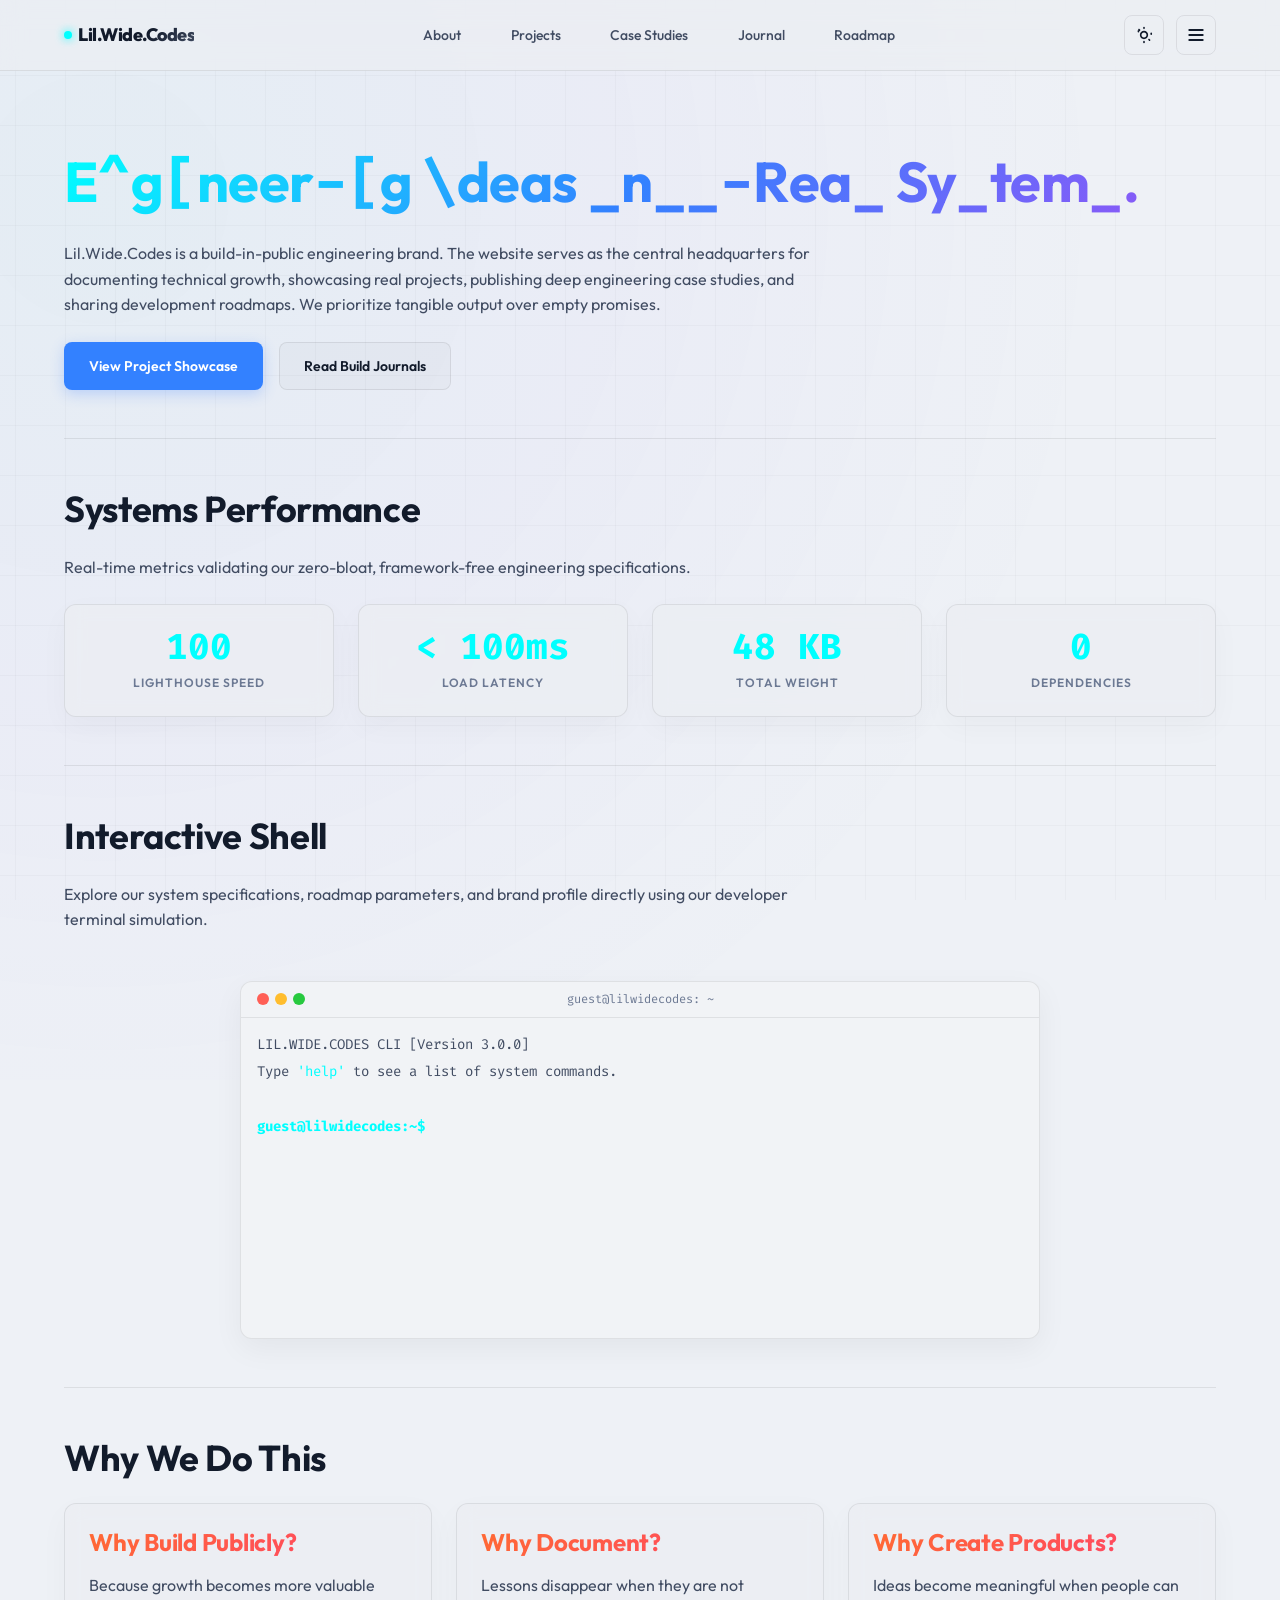
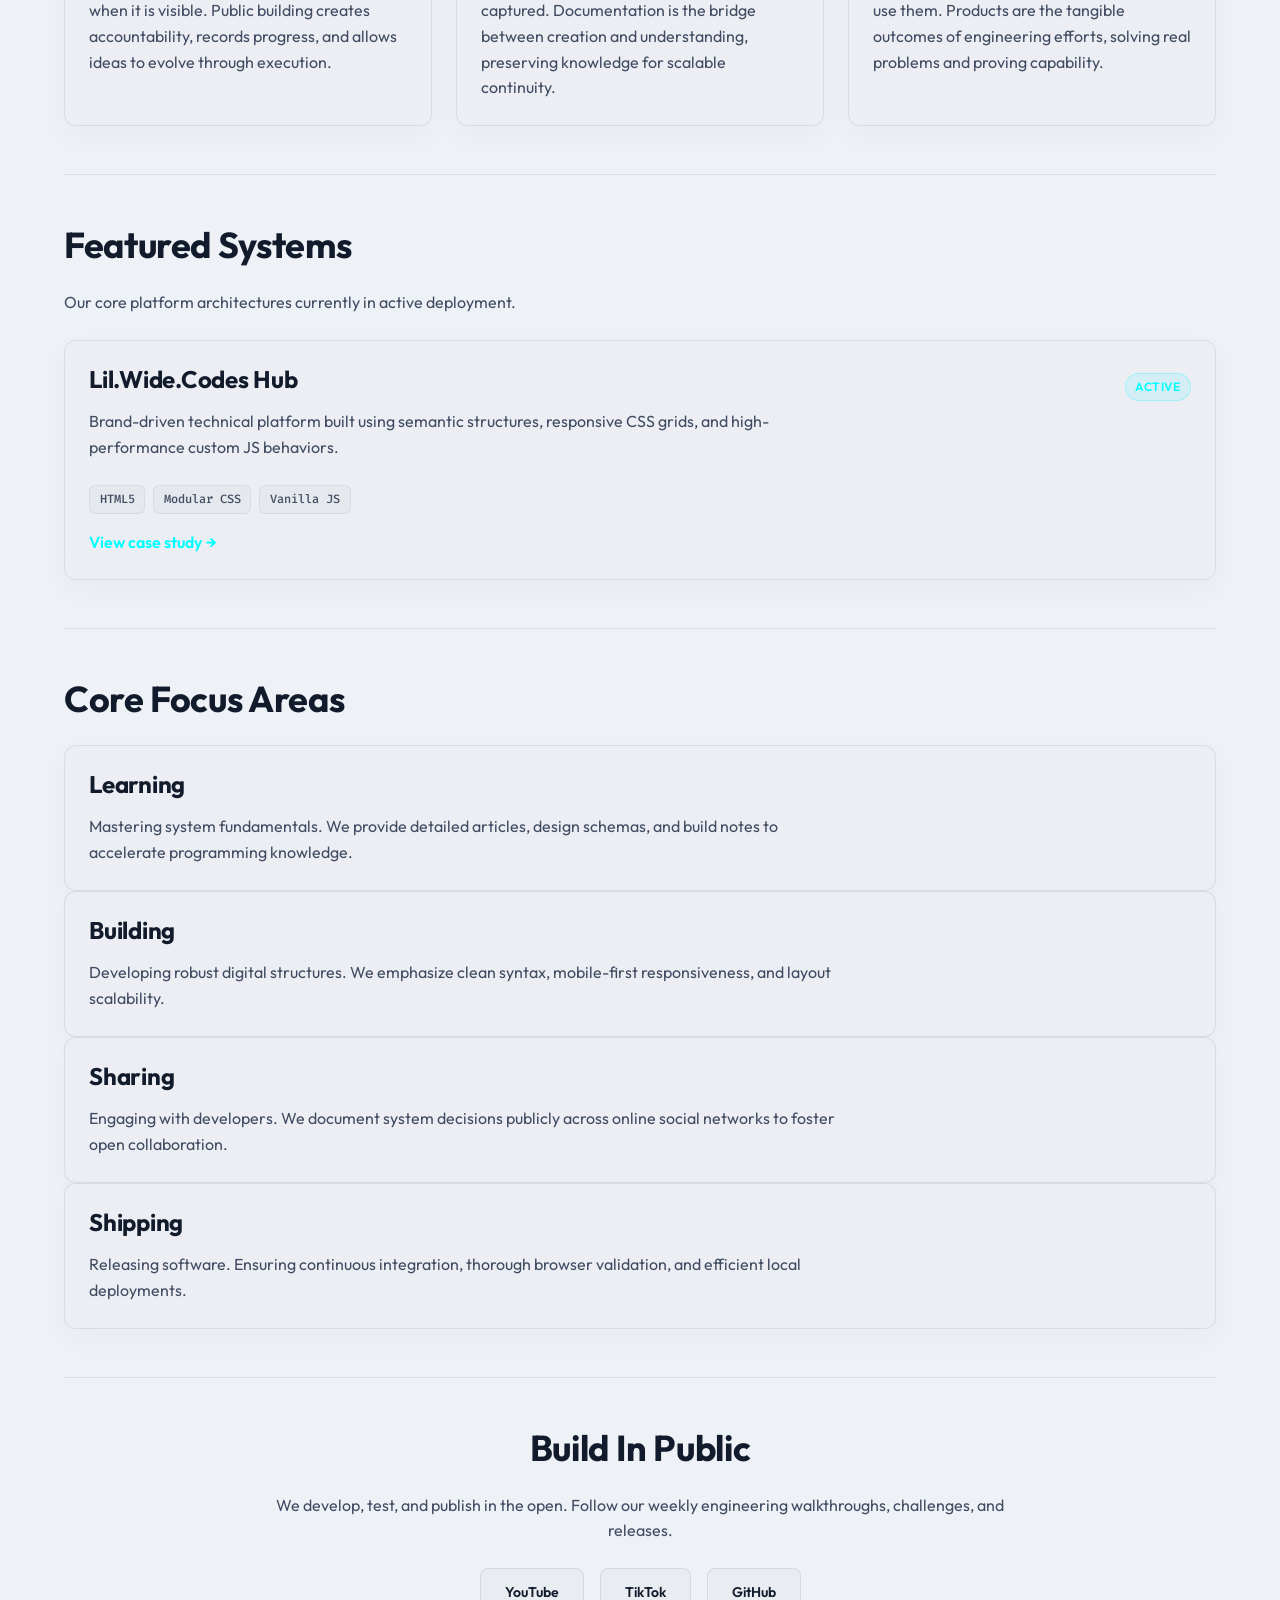
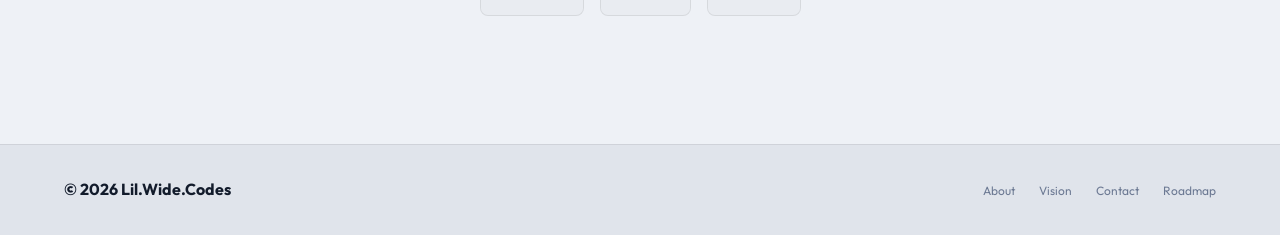
<file: index.html>
<!doctype html>
<html lang="en">
  <head>
    <!-- Character encoding -->
    <meta charset="UTF-8" />

    <!-- Responsive scaling -->
    <meta name="viewport" content="width=device-width, initial-scale=1.0" />

    <!-- Browser compatibility -->
    <meta http-equiv="X-UA-Compatible" content="IE=edge" />

    <!-- Page Title -->
    <title>LIL.WIDE.CODES | Building Software in Public</title>

    <!-- SEO -->
    <meta
      name="description"
      content="Lil.Wide.Codes is a technology brand documenting software engineering, building real projects, publishing case studies, and evolving through engineering principles."
    />

    <meta
      name="keywords"
      content="software engineering, web development, projects, engineering journal, build in public, technology, software, programming"
    />

    <meta name="author" content="Lil.Wide.Codes" />

    <!-- Search indexing -->
    <meta name="robots" content="index, follow" />

    <!-- Theme color -->
    <meta name="theme-color" content="#06080e" />

    <!-- Open Graph -->
    <meta
      property="og:title"
      content="LIL.WIDE.CODES | Engineering Ideas Into Real Systems"
    />

    <meta
      property="og:description"
      content="Documenting growth, building software, and creating engineering projects publicly."
    />

    <meta property="og:type" content="website" />

    <meta property="og:image" content="assets/images/preview.png" />

    <!-- Twitter -->
    <meta name="twitter:card" content="summary_large_image" />

    <!-- Favicon -->
    <link rel="icon" href="assets/images/favicon.png" type="image/png" />

    <!-- CSS -->
    <link rel="stylesheet" href="assets/css/base.css" />
    <link rel="stylesheet" href="assets/css/layout.css" />
    <link rel="stylesheet" href="assets/css/components.css" />
    <link rel="stylesheet" href="assets/css/theme.css" />
  </head>

  <body>
    <!-- Scroll Progress Bar -->
    <div class="progress-bar"></div>

    <!-- Header -->
    <header class="site-header">
      <nav class="nav container">
        <div class="brand">
          <a href="index.html">
            <span class="brand-dot"></span>
            Lil.Wide.Codes
          </a>
        </div>
        <ul class="nav-links">
          <li><a href="pages/about.html">About</a></li>
          <li><a href="pages/projects.html">Projects</a></li>
          <li><a href="pages/case-studies.html">Case Studies</a></li>
          <li><a href="pages/learn.html">Journal</a></li>
          <li><a href="pages/roadmap.html">Roadmap</a></li>
        </ul>
        <div class="nav-actions">
          <!-- Light/Dark Mode toggle switcher -->
          <button class="theme-toggle-btn" aria-label="Toggle Theme">
            <svg class="moon-icon" viewBox="0 0 24 24">
              <path d="M12.3 22h-.1c-5.5 0-10-4.5-10-10 0-4.8 3.5-8.9 8.2-9.8.6-.1 1.2.3 1.3.9.1.6-.3 1.2-.9 1.3-3.7.7-6.4 4-6.4 7.8 0 4.4 3.6 8 8 8 3.8 0 7.1-2.7 7.8-6.4.1-.6.7-1 1.3-.9.6.1 1 .7.9 1.3-.9 4.7-5 8.2-9.8 8.2z"/>
            </svg>
            <svg class="sun-icon" viewBox="0 0 24 24">
              <path d="M12 7c-2.76 0-5 2.24-5 5s2.24 5 5 5 5-2.24 5-5-2.24-5-5-5zm0 8c-1.65 0-3-1.35-3-3s1.35-3 3-3 3 1.35 3 3-1.35 3-3 3zm0-10c.55 0 1-.45 1-1V3c0-.55-.45-1-1-1s-1 .45-1 1v1c0 .55.45 1 1 1zm0 14c-.55 0-1 .45-1 1v1c0 .55.45 1 1 1s1-.45 1-1v-1c0-.55-.45-1-1-1zm8.66-10c-.55 0-1 .45-1 1v1c0 .55.45 1 1 1s1-.45 1-1v-1c0-.55-.45-1-1-1zM5.34 6c-.55 0-1 .45-1 1v1c0 .55.45 1 1 1s1-.45 1-1V7c0-.55-.45-1-1-1zm13.32 10.66c-.39-.39-1.02-.39-1.41 0s-.39 1.02 0 1.41l.71.71c.39.39 1.02.39 1.41 0s.39-1.02 0-1.41l-.71-.71zm-12.02-12c-.39-.39-1.02-.39-1.41 0s-.39 1.02 0 1.41l.71.71c.39.39 1.02.39 1.41 0s.39-1.02 0-1.41l-.71-.71zm12.02 12c-.39-.39-1.02-.39-1.41 0s-.39 1.02 0 1.41l.71.71c.39.39 1.02.39 1.41 0s.39-1.02 0-1.41l-.71-.71zm-12.02-12c-.39-.39-1.02-.39-1.41 0s-.39 1.02 0 1.41l.71.71c.39.39 1.02.39 1.41 0s.39-1.02 0-1.41l-.71-.71z"/>
            </svg>
          </button>
          <!-- Morphing Hamburger toggler icon -->
          <button class="menu-toggle" aria-label="toggle menu">
            <svg viewBox="0 0 24 24" fill="none" stroke="currentColor" stroke-width="2.5" stroke-linecap="round">
              <line class="line line-top" x1="4" y1="6" x2="20" y2="6"></line>
              <line class="line line-middle" x1="4" y1="12" x2="20" y2="12"></line>
              <line class="line line-bottom" x1="4" y1="18" x2="20" y2="18"></line>
            </svg>
          </button>
        </div>
      </nav>
    </header>

    <!-- Fullscreen Menu Overlay -->
    <div class="nav-overlay">
      <div class="nav-overlay-content">
        <div class="overlay-group">
          <h3>Platform</h3>
          <ul>
            <li><a href="pages/products.html">Product Releases</a></li>
            <li><a href="pages/downloads.html">Downloads</a></li>
            <li><a href="pages/documentation.html">Documentation</a></li>
          </ul>
        </div>
        <div class="overlay-group">
          <h3>Engineering</h3>
          <ul>
            <li><a href="pages/projects.html">Project Showcase</a></li>
            <li><a href="pages/case-studies.html">Case Studies</a></li>
            <li><a href="pages/roadmap.html">Roadmap</a></li>
          </ul>
        </div>
        <div class="overlay-group">
          <h3>Philosophy</h3>
          <ul>
            <li><a href="pages/learn.html">Journal / Learn</a></li>
            <li><a href="pages/about.html">About Brand</a></li>
            <li><a href="pages/vision.html">Vision Plan</a></li>
            <li><a href="pages/contact.html">Contact Us</a></li>
          </ul>
        </div>
      </div>
    </div>

    <!-- Main Content -->
    <main>
      <!-- HERO -->
      <section class="hero container reveal-on-scroll">
        <h1 data-scramble class="text-gradient">
          Engineering Ideas Into Real Systems.
        </h1>
        <p class="hero-subtext">
          Lil.Wide.Codes is a build-in-public engineering brand. The website
          serves as the central headquarters for documenting technical growth, showcasing
          real projects, publishing deep engineering case studies, and sharing development
          roadmaps. We prioritize tangible output over empty promises.
        </p>

        <div class="btn-group">
          <a href="pages/projects.html" class="btn btn-primary">View Project Showcase</a>
          <a href="pages/learn.html" class="btn btn-secondary">Read Build Journals</a>
        </div>
      </section>

      <!-- SYSTEMS STATUS DASHBOARD -->
      <section class="container reveal-on-scroll">
        <h2>Systems Performance</h2>
        <p>Real-time metrics validating our zero-bloat, framework-free engineering specifications.</p>
        <div class="metrics-grid">
          <div class="card interactive-glow metric-card">
            <div class="card-content">
              <div class="metric-value">100</div>
              <div class="metric-label">Lighthouse speed</div>
            </div>
          </div>
          <div class="card interactive-glow metric-card">
            <div class="card-content">
              <div class="metric-value">&lt; 100ms</div>
              <div class="metric-label">Load Latency</div>
            </div>
          </div>
          <div class="card interactive-glow metric-card">
            <div class="card-content">
              <div class="metric-value">48 KB</div>
              <div class="metric-label">Total Weight</div>
            </div>
          </div>
          <div class="card interactive-glow metric-card">
            <div class="card-content">
              <div class="metric-value">0</div>
              <div class="metric-label">Dependencies</div>
            </div>
          </div>
        </div>
      </section>

      <!-- INTERACTIVE TERMINAL WIDGET -->
      <section class="container reveal-on-scroll">
        <h2>Interactive Shell</h2>
        <p>Explore our system specifications, roadmap parameters, and brand profile directly using our developer terminal simulation.</p>
        
        <div class="terminal-window" id="terminal-widget">
          <div class="terminal-header">
            <div class="terminal-dots">
              <span class="terminal-dot red"></span>
              <span class="terminal-dot yellow"></span>
              <span class="terminal-dot green"></span>
            </div>
            <div class="terminal-title">guest@lilwidecodes: ~</div>
            <div style="width: 48px;"></div>
          </div>
          <div class="terminal-body">
            <div class="terminal-line">LIL.WIDE.CODES CLI [Version 3.0.0]</div>
            <div class="terminal-line">Type <span style="color: var(--color-accent-cyan)">'help'</span> to see a list of system commands.</div>
            <div class="terminal-line">&nbsp;</div>
            <div class="terminal-input-line">
              <span class="terminal-prompt">guest@lilwidecodes:~$</span>
              <input type="text" class="terminal-text-input" autofocus spellcheck="false" aria-label="Terminal Input" />
            </div>
          </div>
        </div>
      </section>

      <!-- FOCUS: Why build publicly -->
      <section class="container reveal-on-scroll">
        <h2>Why We Do This</h2>
        <div class="grid-3">
          
          <article class="card interactive-glow">
            <div class="card-content">
              <h3 class="text-gradient-orange">Why Build Publicly?</h3>
              <p style="margin-bottom: 0;">
                Because growth becomes more valuable when it is visible. Public building creates accountability, records progress, and allows ideas to evolve through execution.
              </p>
            </div>
          </article>

          <article class="card interactive-glow">
            <div class="card-content">
              <h3 class="text-gradient-orange">Why Document?</h3>
              <p style="margin-bottom: 0;">
                Lessons disappear when they are not captured. Documentation is the bridge between creation and understanding, preserving knowledge for scalable continuity.
              </p>
            </div>
          </article>

          <article class="card interactive-glow">
            <div class="card-content">
              <h3 class="text-gradient-orange">Why Create Products?</h3>
              <p style="margin-bottom: 0;">
                Ideas become meaningful when people can use them. Products are the tangible outcomes of engineering efforts, solving real problems and proving capability.
              </p>
            </div>
          </article>
          
        </div>
      </section>

      <!-- FEATURED PROJECTS -->
      <section class="container reveal-on-scroll">
        <h2>Featured Systems</h2>
        <p>Our core platform architectures currently in active deployment.</p>
        
        <div class="project-grid" style="margin-top: var(--space-md);">
          <article class="project-card interactive-glow">
            <div class="card-content">
              <div class="flex-row">
                <h3>Lil.Wide.Codes Hub</h3>
                <span class="status-badge active">Active</span>
              </div>
              <p>
                Brand-driven technical platform built using semantic structures, responsive CSS grids, and high-performance custom JS behaviors.
              </p>
              <ul class="tech-stack">
                <li>HTML5</li>
                <li>Modular CSS</li>
                <li>Vanilla JS</li>
              </ul>
              <a href="pages/case-studies.html" class="text-link">View case study</a>
            </div>
          </article>
        </div>
      </section>

      <!-- CORE FOCUS MATRIX -->
      <section class="container reveal-on-scroll">
        <h2>Core Focus Areas</h2>
        
        <div class="focus-grid">
          <article class="card interactive-glow">
            <div class="card-content">
              <h3>Learning</h3>
              <p style="margin-bottom: 0;">
                Mastering system fundamentals. We provide detailed articles, design schemas, and build notes to accelerate programming knowledge.
              </p>
            </div>
          </article>

          <article class="card interactive-glow">
            <div class="card-content">
              <h3>Building</h3>
              <p style="margin-bottom: 0;">
                Developing robust digital structures. We emphasize clean syntax, mobile-first responsiveness, and layout scalability.
              </p>
            </div>
          </article>

          <article class="card interactive-glow">
            <div class="card-content">
              <h3>Sharing</h3>
              <p style="margin-bottom: 0;">
                Engaging with developers. We document system decisions publicly across online social networks to foster open collaboration.
              </p>
            </div>
          </article>

          <article class="card interactive-glow">
            <div class="card-content">
              <h3>Shipping</h3>
              <p style="margin-bottom: 0;">
                Releasing software. Ensuring continuous integration, thorough browser validation, and efficient local deployments.
              </p>
            </div>
          </article>
        </div>
      </section>

      <!-- BUILD IN PUBLIC -->
      <section class="container reveal-on-scroll" style="text-align: center;">
        <h2>Build In Public</h2>
        <p style="margin-inline: auto;">
          We develop, test, and publish in the open. Follow our weekly engineering walkthroughs, challenges, and releases.
        </p>
        <div class="btn-group" style="justify-content: center;">
          <a href="#" class="btn btn-secondary">YouTube</a>
          <a href="#" class="btn btn-secondary">TikTok</a>
          <a href="#" class="btn btn-secondary">GitHub</a>
        </div>
      </section>
    </main>

    <!-- FOOTER -->
    <footer class="site-footer">
      <div class="container footer-content">
        <div class="footer-logo">&copy; 2026 Lil.Wide.Codes</div>
        <ul class="footer-links">
          <li><a href="pages/about.html">About</a></li>
          <li><a href="pages/vision.html">Vision</a></li>
          <li><a href="pages/contact.html">Contact</a></li>
          <li><a href="pages/roadmap.html">Roadmap</a></li>
        </ul>
      </div>
    </footer>

    <!-- JS -->
    <script src="assets/js/navigation.js"></script>
    <script src="assets/js/main.js"></script>
  </body>
</html>
</file>
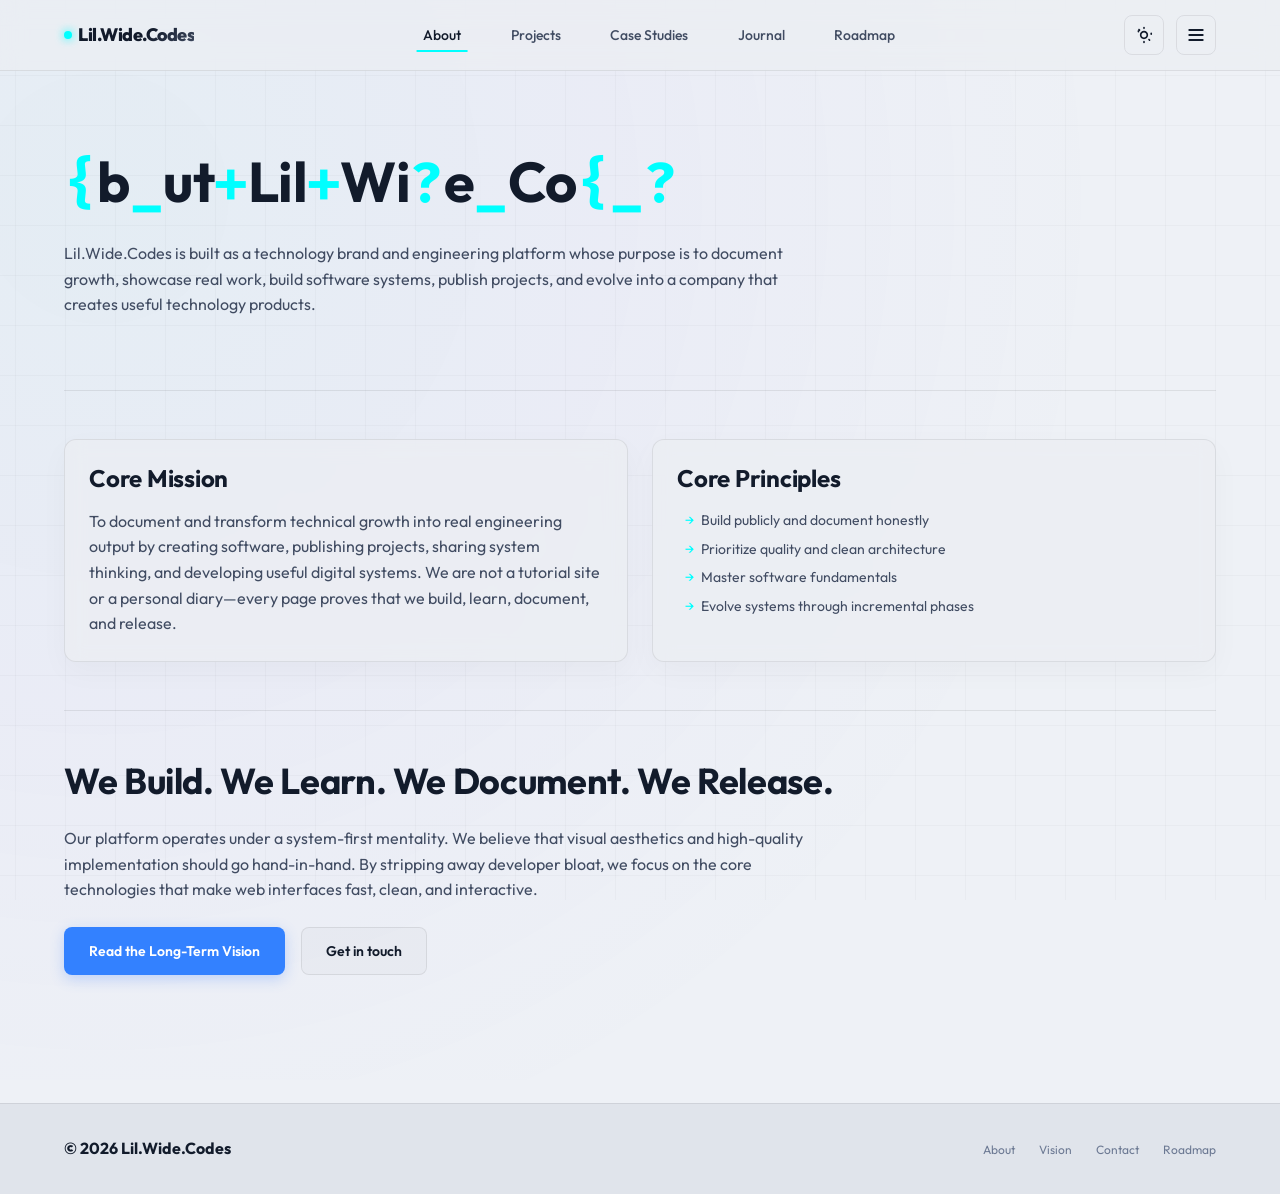
<file: pages/about.html>
<!doctype html>
<html lang="en">
  <head>
    <meta charset="UTF-8" />
    <meta name="viewport" content="width=device-width, initial-scale=1.0" />
    <title>About - Lil.Wide.Codes</title>
    <meta
      name="description"
      content="About Lil.Wide.Codes - software engineering, build-in-public philosophy, and brand guidelines."
    />
    <link rel="stylesheet" href="../assets/css/base.css" />
    <link rel="stylesheet" href="../assets/css/layout.css" />
    <link rel="stylesheet" href="../assets/css/components.css" />
    <link rel="stylesheet" href="../assets/css/theme.css" />
  </head>
  <body>
    <!-- Scroll Progress Bar -->
    <div class="progress-bar"></div>

    <!-- Header -->
    <header class="site-header">
      <nav class="nav container">
        <div class="brand">
          <a href="../index.html">
            <span class="brand-dot"></span>
            Lil.Wide.Codes
          </a>
        </div>
        <ul class="nav-links">
          <li><a href="about.html">About</a></li>
          <li><a href="projects.html">Projects</a></li>
          <li><a href="case-studies.html">Case Studies</a></li>
          <li><a href="learn.html">Journal</a></li>
          <li><a href="roadmap.html">Roadmap</a></li>
        </ul>
        <div class="nav-actions">
          <button class="theme-toggle-btn" aria-label="Toggle Theme">
            <svg class="moon-icon" viewBox="0 0 24 24">
              <path d="M12.3 22h-.1c-5.5 0-10-4.5-10-10 0-4.8 3.5-8.9 8.2-9.8.6-.1 1.2.3 1.3.9.1.6-.3 1.2-.9 1.3-3.7.7-6.4 4-6.4 7.8 0 4.4 3.6 8 8 8 3.8 0 7.1-2.7 7.8-6.4.1-.6.7-1 1.3-.9.6.1 1 .7.9 1.3-.9 4.7-5 8.2-9.8 8.2z"/>
            </svg>
            <svg class="sun-icon" viewBox="0 0 24 24">
              <path d="M12 7c-2.76 0-5 2.24-5 5s2.24 5 5 5 5-2.24 5-5-2.24-5-5-5zm0 8c-1.65 0-3-1.35-3-3s1.35-3 3-3 3 1.35 3 3-1.35 3-3 3zm0-10c.55 0 1-.45 1-1V3c0-.55-.45-1-1-1s-1 .45-1 1v1c0 .55.45 1 1 1zm0 14c-.55 0-1 .45-1 1v1c0 .55.45 1 1 1s1-.45 1-1v-1c0-.55-.45-1-1-1zm8.66-10c-.55 0-1 .45-1 1v1c0 .55.45 1 1 1s1-.45 1-1v-1c0-.55-.45-1-1-1zM5.34 6c-.55 0-1 .45-1 1v1c0 .55.45 1 1 1s1-.45 1-1V7c0-.55-.45-1-1-1zm13.32 10.66c-.39-.39-1.02-.39-1.41 0s-.39 1.02 0 1.41l.71.71c.39.39 1.02.39 1.41 0s.39-1.02 0-1.41l-.71-.71zm-12.02-12c-.39-.39-1.02-.39-1.41 0s-.39 1.02 0 1.41l.71.71c.39.39 1.02.39 1.41 0s.39-1.02 0-1.41l-.71-.71zm12.02 12c-.39-.39-1.02-.39-1.41 0s-.39 1.02 0 1.41l.71.71c.39.39 1.02.39 1.41 0s.39-1.02 0-1.41l-.71-.71zm-12.02-12c-.39-.39-1.02-.39-1.41 0s-.39 1.02 0 1.41l.71.71c.39.39 1.02.39 1.41 0s.39-1.02 0-1.41l-.71-.71z"/>
            </svg>
          </button>
          <button class="menu-toggle" aria-label="toggle menu">
            <svg viewBox="0 0 24 24" fill="none" stroke="currentColor" stroke-width="2.5" stroke-linecap="round">
              <line class="line line-top" x1="4" y1="6" x2="20" y2="6"></line>
              <line class="line line-middle" x1="4" y1="12" x2="20" y2="12"></line>
              <line class="line line-bottom" x1="4" y1="18" x2="20" y2="18"></line>
            </svg>
          </button>
        </div>
      </nav>
    </header>

    <!-- Fullscreen Menu Overlay -->
    <div class="nav-overlay">
      <div class="nav-overlay-content">
        <div class="overlay-group">
          <h3>Platform</h3>
          <ul>
            <li><a href="products.html">Product Releases</a></li>
            <li><a href="downloads.html">Downloads</a></li>
            <li><a href="documentation.html">Documentation</a></li>
          </ul>
        </div>
        <div class="overlay-group">
          <h3>Engineering</h3>
          <ul>
            <li><a href="projects.html">Project Showcase</a></li>
            <li><a href="case-studies.html">Case Studies</a></li>
            <li><a href="roadmap.html">Roadmap</a></li>
          </ul>
        </div>
        <div class="overlay-group">
          <h3>Philosophy</h3>
          <ul>
            <li><a href="learn.html">Journal / Learn</a></li>
            <li><a href="about.html">About Brand</a></li>
            <li><a href="vision.html">Vision Plan</a></li>
            <li><a href="contact.html">Contact Us</a></li>
          </ul>
        </div>
      </div>
    </div>

    <!-- Main Content -->
    <main>
      <!-- Page Hero -->
      <section class="container reveal-on-scroll">
        <h1 data-scramble>About Lil.Wide.Codes</h1>
        <p>
          Lil.Wide.Codes is built as a technology brand and engineering platform whose purpose is to document growth, 
          showcase real work, build software systems, publish projects, and evolve into a company that creates useful 
          technology products.
        </p>
      </section>

      <!-- Approach -->
      <section class="container reveal-on-scroll">
        <div class="grid-2">
          
          <div class="card interactive-glow">
            <div class="card-content">
              <h3>Core Mission</h3>
              <p style="margin-bottom: 0;">
                To document and transform technical growth into real engineering output by creating software, 
                publishing projects, sharing system thinking, and developing useful digital systems. 
                We are not a tutorial site or a personal diary—every page proves that we build, learn, document, 
                and release.
              </p>
            </div>
          </div>

          <div class="card interactive-glow">
            <div class="card-content">
              <h3>Core Principles</h3>
              <ul class="timeline-content" style="list-style: none;">
                <li>Build publicly and document honestly</li>
                <li>Prioritize quality and clean architecture</li>
                <li>Master software fundamentals</li>
                <li>Evolve systems through incremental phases</li>
              </ul>
            </div>
          </div>

        </div>
      </section>

      <!-- Philosophy details -->
      <section class="container reveal-on-scroll">
        <h2>We Build. We Learn. We Document. We Release.</h2>
        <p>
          Our platform operates under a system-first mentality. We believe that visual aesthetics and 
          high-quality implementation should go hand-in-hand. By stripping away developer bloat, we focus on 
          the core technologies that make web interfaces fast, clean, and interactive.
        </p>
        <div class="btn-group">
          <a href="vision.html" class="btn btn-primary">Read the Long-Term Vision</a>
          <a href="contact.html" class="btn btn-secondary">Get in touch</a>
        </div>
      </section>
    </main>

    <!-- Footer -->
    <footer class="site-footer">
      <div class="container footer-content">
        <div class="footer-logo">&copy; 2026 Lil.Wide.Codes</div>
        <ul class="footer-links">
          <li><a href="about.html">About</a></li>
          <li><a href="vision.html">Vision</a></li>
          <li><a href="contact.html">Contact</a></li>
          <li><a href="roadmap.html">Roadmap</a></li>
        </ul>
      </div>
    </footer>

    <!-- Scripts -->
    <script src="../assets/js/navigation.js"></script>
    <script src="../assets/js/main.js"></script>
  </body>
</html>
</file>
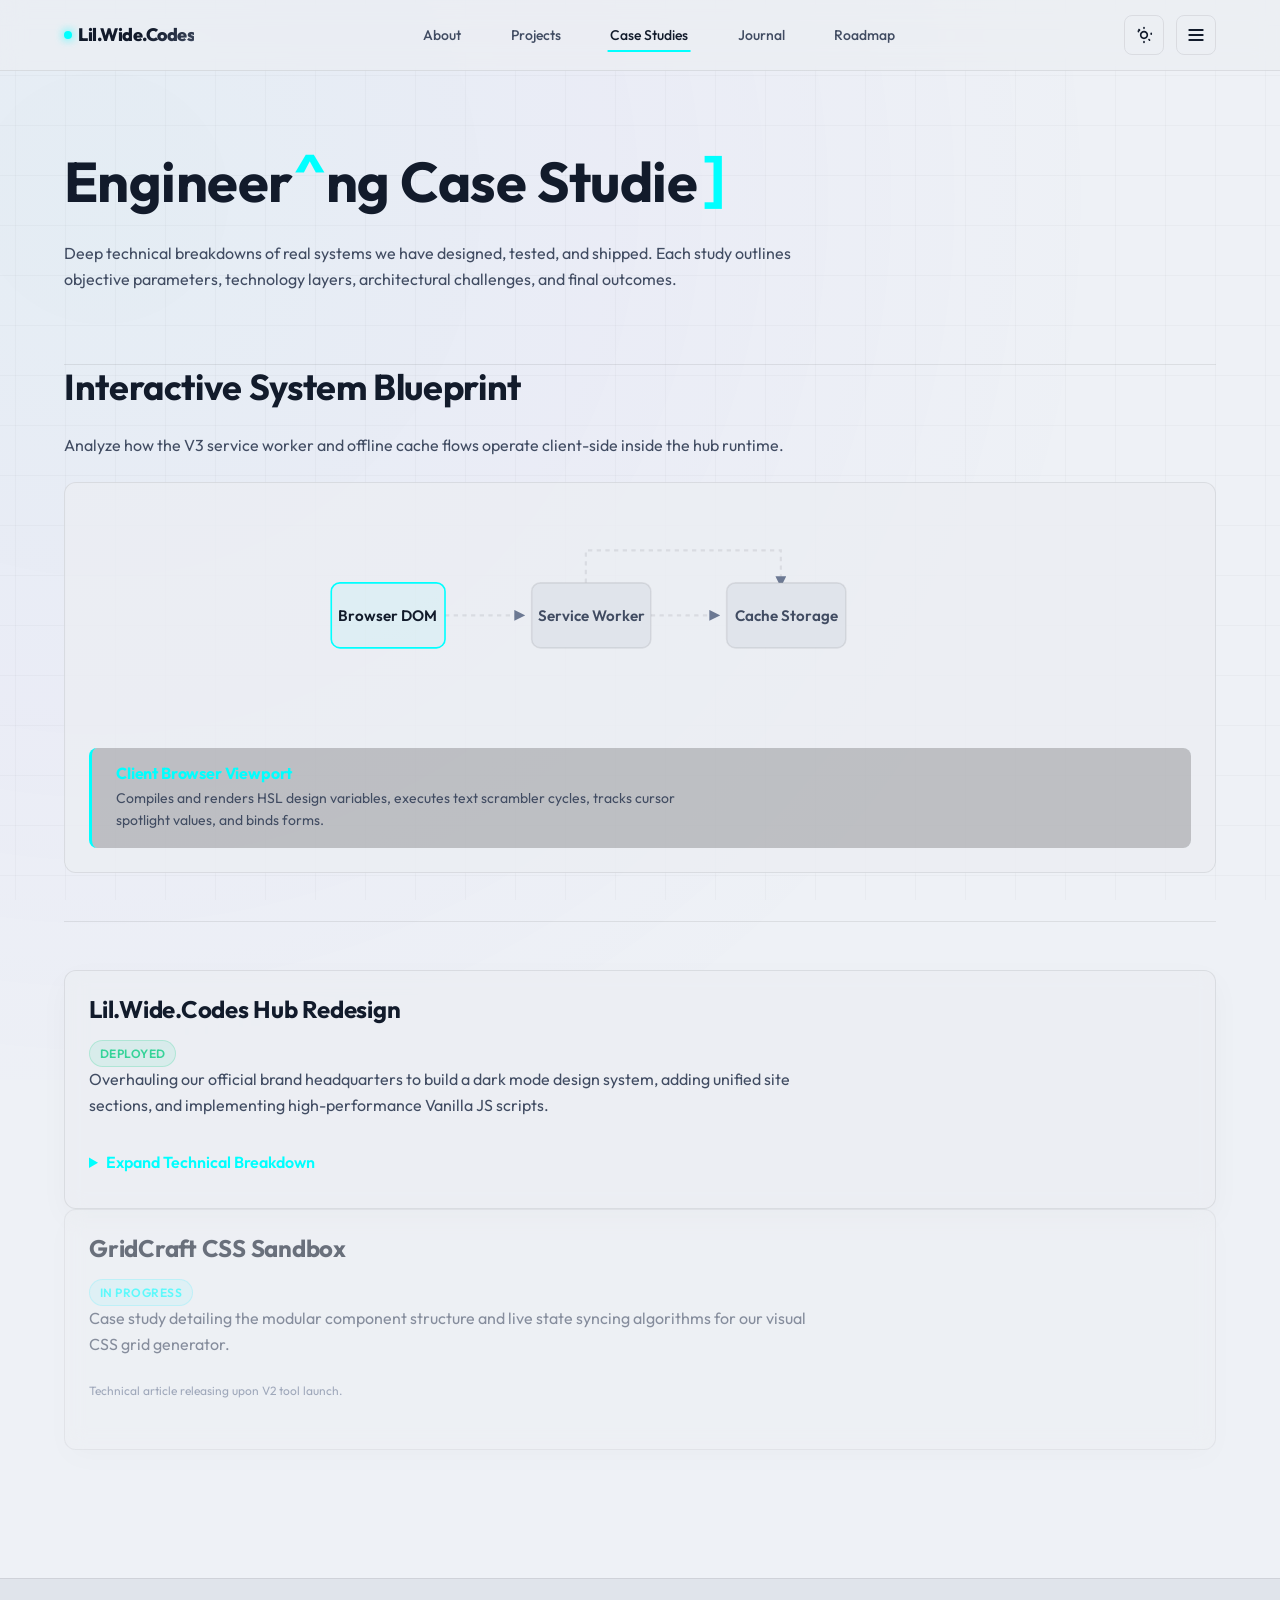
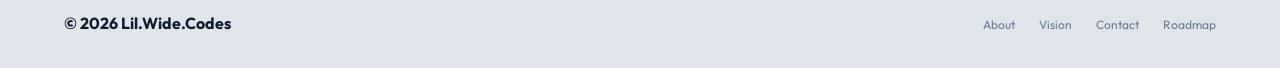
<file: pages/case-studies.html>
<!doctype html>
<html lang="en">
  <head>
    <meta charset="UTF-8" />
    <meta name="viewport" content="width=device-width, initial-scale=1.0" />
    <title>Case Studies - Lil.Wide.Codes</title>
    <meta
      name="description"
      content="Case Studies and architectural breakdowns of systems built by Lil.Wide.Codes."
    />
    <link rel="stylesheet" href="../assets/css/base.css" />
    <link rel="stylesheet" href="../assets/css/layout.css" />
    <link rel="stylesheet" href="../assets/css/components.css" />
    <link rel="stylesheet" href="../assets/css/theme.css" />
  </head>
  <body>
    <!-- Scroll Progress Bar -->
    <div class="progress-bar"></div>

    <!-- Header -->
    <header class="site-header">
      <nav class="nav container">
        <div class="brand">
          <a href="../index.html">
            <span class="brand-dot"></span>
            Lil.Wide.Codes
          </a>
        </div>
        <ul class="nav-links">
          <li><a href="about.html">About</a></li>
          <li><a href="projects.html">Projects</a></li>
          <li><a href="case-studies.html">Case Studies</a></li>
          <li><a href="learn.html">Journal</a></li>
          <li><a href="roadmap.html">Roadmap</a></li>
        </ul>
        <div class="nav-actions">
          <button class="theme-toggle-btn" aria-label="Toggle Theme">
            <svg class="moon-icon" viewBox="0 0 24 24">
              <path d="M12.3 22h-.1c-5.5 0-10-4.5-10-10 0-4.8 3.5-8.9 8.2-9.8.6-.1 1.2.3 1.3.9.1.6-.3 1.2-.9 1.3-3.7.7-6.4 4-6.4 7.8 0 4.4 3.6 8 8 8 3.8 0 7.1-2.7 7.8-6.4.1-.6.7-1 1.3-.9.6.1 1 .7.9 1.3-.9 4.7-5 8.2-9.8 8.2z"/>
            </svg>
            <svg class="sun-icon" viewBox="0 0 24 24">
              <path d="M12 7c-2.76 0-5 2.24-5 5s2.24 5 5 5 5-2.24 5-5-2.24-5-5-5zm0 8c-1.65 0-3-1.35-3-3s1.35-3 3-3 3 1.35 3 3-1.35 3-3 3zm0-10c.55 0 1-.45 1-1V3c0-.55-.45-1-1-1s-1 .45-1 1v1c0 .55.45 1 1 1zm0 14c-.55 0-1 .45-1 1v1c0 .55.45 1 1 1s1-.45 1-1v-1c0-.55-.45-1-1-1zm8.66-10c-.55 0-1 .45-1 1v1c0 .55.45 1 1 1s1-.45 1-1v-1c0-.55-.45-1-1-1zM5.34 6c-.55 0-1 .45-1 1v1c0 .55.45 1 1 1s1-.45 1-1V7c0-.55-.45-1-1-1zm13.32 10.66c-.39-.39-1.02-.39-1.41 0s-.39 1.02 0 1.41l.71.71c.39.39 1.02.39 1.41 0s.39-1.02 0-1.41l-.71-.71zm-12.02-12c-.39-.39-1.02-.39-1.41 0s-.39 1.02 0 1.41l.71.71c.39.39 1.02.39 1.41 0s.39-1.02 0-1.41l-.71-.71zm12.02 12c-.39-.39-1.02-.39-1.41 0s-.39 1.02 0 1.41l.71.71c.39.39 1.02.39 1.41 0s.39-1.02 0-1.41l-.71-.71zm-12.02-12c-.39-.39-1.02-.39-1.41 0s-.39 1.02 0 1.41l.71.71c.39.39 1.02.39 1.41 0s.39-1.02 0-1.41l-.71-.71z"/>
            </svg>
          </button>
          <button class="menu-toggle" aria-label="toggle menu">
            <svg viewBox="0 0 24 24" fill="none" stroke="currentColor" stroke-width="2.5" stroke-linecap="round">
              <line class="line line-top" x1="4" y1="6" x2="20" y2="6"></line>
              <line class="line line-middle" x1="4" y1="12" x2="20" y2="12"></line>
              <line class="line line-bottom" x1="4" y1="18" x2="20" y2="18"></line>
            </svg>
          </button>
        </div>
      </nav>
    </header>

    <!-- Fullscreen Menu Overlay -->
    <div class="nav-overlay">
      <div class="nav-overlay-content">
        <div class="overlay-group">
          <h3>Platform</h3>
          <ul>
            <li><a href="products.html">Product Releases</a></li>
            <li><a href="downloads.html">Downloads</a></li>
            <li><a href="documentation.html">Documentation</a></li>
          </ul>
        </div>
        <div class="overlay-group">
          <h3>Engineering</h3>
          <ul>
            <li><a href="projects.html">Project Showcase</a></li>
            <li><a href="case-studies.html">Case Studies</a></li>
            <li><a href="roadmap.html">Roadmap</a></li>
          </ul>
        </div>
        <div class="overlay-group">
          <h3>Philosophy</h3>
          <ul>
            <li><a href="learn.html">Journal / Learn</a></li>
            <li><a href="about.html">About Brand</a></li>
            <li><a href="vision.html">Vision Plan</a></li>
            <li><a href="contact.html">Contact Us</a></li>
          </ul>
        </div>
      </div>
    </div>

    <!-- Main Content -->
    <main>
      <!-- Page Hero -->
      <section class="container reveal-on-scroll">
        <h1 data-scramble>Engineering Case Studies</h1>
        <p>
          Deep technical breakdowns of real systems we have designed, tested, and shipped. 
          Each study outlines objective parameters, technology layers, architectural challenges, and final outcomes.
        </p>
      </section>

      <!-- Interactive Blueprint Diagram -->
      <section class="container reveal-on-scroll" style="padding-top: 0;">
        <h2>Interactive System Blueprint</h2>
        <p>Analyze how the V3 service worker and offline cache flows operate client-side inside the hub runtime.</p>
        
        <div class="svg-blueprint-container">
          <svg class="blueprint-svg" viewBox="0 0 600 200" fill="none">
            <!-- Arrow markers definitions -->
            <defs>
              <marker id="arrow" viewBox="0 0 10 10" refX="6" refY="5" markerWidth="5" markerHeight="5" orient="auto-start-reverse">
                <path d="M 0 0 L 10 5 L 0 10 z" fill="var(--color-text-muted)"></path>
              </marker>
            </defs>

            <!-- Connecting paths -->
            <path class="blueprint-line" d="M 120 100 L 190 100" marker-end="url(#arrow)"></path>
            <path class="blueprint-line" d="M 310 100 L 370 100" marker-end="url(#arrow)"></path>
            <path class="blueprint-line" d="M 250 70 L 250 40 L 430 40 L 430 70" marker-end="url(#arrow)"></path>

            <!-- Node 1: Browser -->
            <g class="blueprint-node active" id="node-browser" data-title="Client Browser Viewport" data-desc="Compiles and renders HSL design variables, executes text scrambler cycles, tracks cursor spotlight values, and binds forms.">
              <rect x="15" y="70" width="105" height="60" rx="8"></rect>
              <text x="67" y="105" text-anchor="middle">Browser DOM</text>
            </g>

            <!-- Node 2: Service Worker -->
            <g class="blueprint-node" id="node-sw" data-title="Service Worker interceptor" data-desc="Acts as a developer-proxy. Catches browser requests, check local assets list, and serves cached shell pages instantly.">
              <rect x="200" y="70" width="110" height="60" rx="8"></rect>
              <text x="255" y="105" text-anchor="middle">Service Worker</text>
            </g>

            <!-- Node 3: Offline cache -->
            <g class="blueprint-node" id="node-cache" data-title="PWA Offline Cache Storage" data-desc="Stores system styles, navigation models, and documentation files locally. Serves pages when network queries drop.">
              <rect x="380" y="70" width="110" height="60" rx="8"></rect>
              <text x="435" y="105" text-anchor="middle">Cache Storage</text>
            </g>
          </svg>

          <!-- Dynamic description panel -->
          <div class="blueprint-info-pane">
            <h4 id="blueprint-info-title">Client Browser Viewport</h4>
            <p id="blueprint-info-desc">Compiles and renders HSL design variables, executes text scrambler cycles, tracks cursor spotlight values, and binds forms.</p>
          </div>
        </div>
      </section>

      <!-- Case Studies List -->
      <section class="container case-grid">
        
        <!-- Case Study 1: Lil.Wide.Codes Hub -->
        <article class="case-card interactive-glow reveal-on-scroll">
          <div class="card-content">
            <header class="case-header">
              <h3>Lil.Wide.Codes Hub Redesign</h3>
              <span class="status-badge completed">Deployed</span>
            </header>
            <p class="case-summary">
              Overhauling our official brand headquarters to build a dark mode design system, 
              adding unified site sections, and implementing high-performance Vanilla JS scripts.
            </p>
            <details>
              <summary>Expand Technical Breakdown</summary>
              <div class="case-body">
                <h4>Objective</h4>
                <p>
                  Establish an interactive, low-latency brand presence demonstrating design capabilities 
                  using web fundamentals (zero framework dependencies).
                </p>
                
                <h4>Technology Stack</h4>
                <ul>
                  <li>Semantic HTML5 (Structure & Hierarchy)</li>
                  <li>Modular CSS Layers (Base, Layout, Components, Theme)</li>
                  <li>Vanilla JavaScript (State tracking, CLI terminal widget, Cursor glow coordinates)</li>
                </ul>

                <h4>Key Decisions & Architecture</h4>
                <ul>
                  <li>No Frameworks: Retain full system ownership and keep static bundle sizes under 150KB.</li>
                  <li>Dual-Nav Overlay: Standard link highlights for desktop, transitioning to a full-screen categorical overlay for complex pathing.</li>
                  <li>Spotlight Glow Cards: Dynamic coordinate calculation using cursor mousemove tracking for high-end micro-interactions.</li>
                </ul>

                <h4>Testing & Verification</h4>
                <p>
                  Validated layouts across desktop (Chrome, Safari, Firefox) and mobile resolutions. Checked console output for DOM binding errors.
                </p>

                <h4>Outcome</h4>
                <p>
                  Released Hub V2.0.0. Achieved excellent page-speed metrics, responsive fluid scaling, and a fully interactive terminal CLI widget that runs client-side.
                </p>
              </div>
            </details>
          </div>
        </article>

        <!-- Future Case Study: GridCraft -->
        <article class="case-card interactive-glow muted reveal-on-scroll">
          <div class="card-content">
            <header class="case-header">
              <h3>GridCraft CSS Sandbox</h3>
              <span class="status-badge active">In Progress</span>
            </header>
            <p class="case-summary">
              Case study detailing the modular component structure and live state syncing algorithms for our visual CSS grid generator.
            </p>
            <p class="muted-text" style="font-size: var(--text-xs); margin-top: var(--space-sm);">Technical article releasing upon V2 tool launch.</p>
          </div>
        </article>

      </section>
    </main>

    <!-- Footer -->
    <footer class="site-footer">
      <div class="container footer-content">
        <div class="footer-logo">&copy; 2026 Lil.Wide.Codes</div>
        <ul class="footer-links">
          <li><a href="about.html">About</a></li>
          <li><a href="vision.html">Vision</a></li>
          <li><a href="contact.html">Contact</a></li>
          <li><a href="roadmap.html">Roadmap</a></li>
        </ul>
      </div>
    </footer>

    <!-- Scripts -->
    <script src="../assets/js/navigation.js"></script>
    <script src="../assets/js/main.js"></script>
  </body>
</html>
</file>
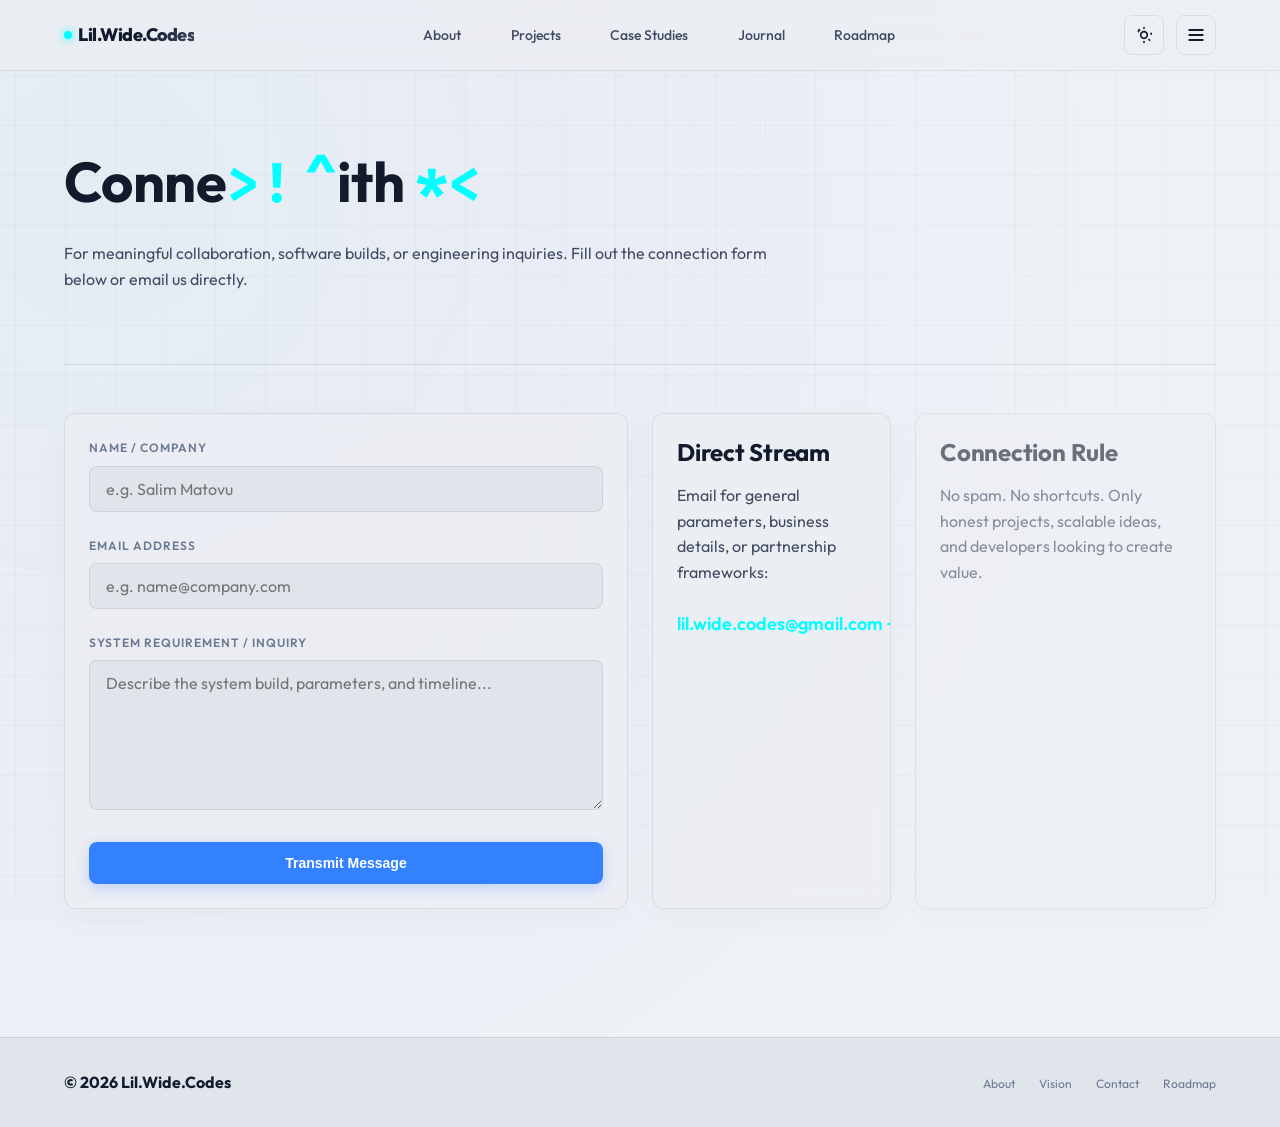
<file: pages/contact.html>
<!doctype html>
<html lang="en">
  <head>
    <meta charset="UTF-8" />
    <meta name="viewport" content="width=device-width, initial-scale=1.0" />
    <title>Contact - Lil.Wide.Codes</title>
    <meta
      name="description"
      content="Contact Lil.Wide.Codes for collaboration, serious inquiries, and software development ideas."
    />
    <link rel="stylesheet" href="../assets/css/base.css" />
    <link rel="stylesheet" href="../assets/css/layout.css" />
    <link rel="stylesheet" href="../assets/css/components.css" />
    <link rel="stylesheet" href="../assets/css/theme.css" />
  </head>
  <body>
    <!-- Scroll Progress Bar -->
    <div class="progress-bar"></div>

    <!-- Header -->
    <header class="site-header">
      <nav class="nav container">
        <div class="brand">
          <a href="../index.html">
            <span class="brand-dot"></span>
            Lil.Wide.Codes
          </a>
        </div>
        <ul class="nav-links">
          <li><a href="about.html">About</a></li>
          <li><a href="projects.html">Projects</a></li>
          <li><a href="case-studies.html">Case Studies</a></li>
          <li><a href="learn.html">Journal</a></li>
          <li><a href="roadmap.html">Roadmap</a></li>
        </ul>
        <div class="nav-actions">
          <button class="theme-toggle-btn" aria-label="Toggle Theme">
            <svg class="moon-icon" viewBox="0 0 24 24">
              <path d="M12.3 22h-.1c-5.5 0-10-4.5-10-10 0-4.8 3.5-8.9 8.2-9.8.6-.1 1.2.3 1.3.9.1.6-.3 1.2-.9 1.3-3.7.7-6.4 4-6.4 7.8 0 4.4 3.6 8 8 8 3.8 0 7.1-2.7 7.8-6.4.1-.6.7-1 1.3-.9.6.1 1 .7.9 1.3-.9 4.7-5 8.2-9.8 8.2z"/>
            </svg>
            <svg class="sun-icon" viewBox="0 0 24 24">
              <path d="M12 7c-2.76 0-5 2.24-5 5s2.24 5 5 5 5-2.24 5-5-2.24-5-5-5zm0 8c-1.65 0-3-1.35-3-3s1.35-3 3-3 3 1.35 3 3-1.35 3-3 3zm0-10c.55 0 1-.45 1-1V3c0-.55-.45-1-1-1s-1 .45-1 1v1c0 .55.45 1 1 1zm0 14c-.55 0-1 .45-1 1v1c0 .55.45 1 1 1s1-.45 1-1v-1c0-.55-.45-1-1-1zm8.66-10c-.55 0-1 .45-1 1v1c0 .55.45 1 1 1s1-.45 1-1v-1c0-.55-.45-1-1-1zM5.34 6c-.55 0-1 .45-1 1v1c0 .55.45 1 1 1s1-.45 1-1V7c0-.55-.45-1-1-1zm13.32 10.66c-.39-.39-1.02-.39-1.41 0s-.39 1.02 0 1.41l.71.71c.39.39 1.02.39 1.41 0s.39-1.02 0-1.41l-.71-.71zm-12.02-12c-.39-.39-1.02-.39-1.41 0s-.39 1.02 0 1.41l.71.71c.39.39 1.02.39 1.41 0s.39-1.02 0-1.41l-.71-.71zm12.02 12c-.39-.39-1.02-.39-1.41 0s-.39 1.02 0 1.41l.71.71c.39.39 1.02.39 1.41 0s.39-1.02 0-1.41l-.71-.71zm-12.02-12c-.39-.39-1.02-.39-1.41 0s-.39 1.02 0 1.41l.71.71c.39.39 1.02.39 1.41 0s.39-1.02 0-1.41l-.71-.71z"/>
            </svg>
          </button>
          <button class="menu-toggle" aria-label="toggle menu">
            <svg viewBox="0 0 24 24" fill="none" stroke="currentColor" stroke-width="2.5" stroke-linecap="round">
              <line class="line line-top" x1="4" y1="6" x2="20" y2="6"></line>
              <line class="line line-middle" x1="4" y1="12" x2="20" y2="12"></line>
              <line class="line line-bottom" x1="4" y1="18" x2="20" y2="18"></line>
            </svg>
          </button>
        </div>
      </nav>
    </header>

    <!-- Fullscreen Menu Overlay -->
    <div class="nav-overlay">
      <div class="nav-overlay-content">
        <div class="overlay-group">
          <h3>Platform</h3>
          <ul>
            <li><a href="products.html">Product Releases</a></li>
            <li><a href="downloads.html">Downloads</a></li>
            <li><a href="documentation.html">Documentation</a></li>
          </ul>
        </div>
        <div class="overlay-group">
          <h3>Engineering</h3>
          <ul>
            <li><a href="projects.html">Project Showcase</a></li>
            <li><a href="case-studies.html">Case Studies</a></li>
            <li><a href="roadmap.html">Roadmap</a></li>
          </ul>
        </div>
        <div class="overlay-group">
          <h3>Philosophy</h3>
          <ul>
            <li><a href="learn.html">Journal / Learn</a></li>
            <li><a href="about.html">About Brand</a></li>
            <li><a href="vision.html">Vision Plan</a></li>
            <li><a href="contact.html">Contact Us</a></li>
          </ul>
        </div>
      </div>
    </div>

    <!-- Main Content -->
    <main>
      <!-- Page Hero -->
      <section class="container reveal-on-scroll">
        <h1 data-scramble>Connect With Us</h1>
        <p>
          For meaningful collaboration, software builds, or engineering inquiries. 
          Fill out the connection form below or email us directly.
        </p>
      </section>

      <!-- Contact Layout -->
      <section class="container">
        <div class="grid-2">
          
          <!-- Contact Form -->
          <div class="card interactive-glow reveal-on-scroll">
            <div class="card-content">
              <form id="contact-form" onsubmit="event.preventDefault(); alert('Message logged in local stream. Thank you!'); this.reset();">
                <div class="form-group">
                  <label for="form-name" class="form-label">Name / Company</label>
                  <input type="text" id="form-name" class="form-input" placeholder="e.g. Salim Matovu" required />
                </div>
                <div class="form-group">
                  <label for="form-email" class="form-label">Email Address</label>
                  <input type="email" id="form-email" class="form-input" placeholder="e.g. name@company.com" required />
                </div>
                <div class="form-group">
                  <label for="form-message" class="form-label">System Requirement / Inquiry</label>
                  <textarea id="form-message" class="form-textarea" placeholder="Describe the system build, parameters, and timeline..." required></textarea>
                </div>
                <button type="submit" class="btn btn-primary" style="width: 100%;">Transmit Message</button>
              </form>
            </div>
          </div>

          <!-- Contact Details / Info -->
          <div class="flex-column" style="display: flex; gap: var(--space-md);">
            
            <div class="card interactive-glow reveal-on-scroll">
              <div class="card-content">
                <h3>Direct Stream</h3>
                <p>Email for general parameters, business details, or partnership frameworks:</p>
                <a href="mailto:lil.wide.codes@gmail.com" class="text-link" style="font-size: var(--text-lg);">lil.wide.codes@gmail.com</a>
              </div>
            </div>

            <div class="card interactive-glow muted reveal-on-scroll">
              <div class="card-content">
                <h3>Connection Rule</h3>
                <p style="margin-bottom: 0;">
                  No spam. No shortcuts. Only honest projects, scalable ideas, and developers looking to create value.
                </p>
              </div>
            </div>

          </div>

        </div>
      </section>
    </main>

    <!-- Footer -->
    <footer class="site-footer">
      <div class="container footer-content">
        <div class="footer-logo">&copy; 2026 Lil.Wide.Codes</div>
        <ul class="footer-links">
          <li><a href="about.html">About</a></li>
          <li><a href="vision.html">Vision</a></li>
          <li><a href="contact.html">Contact</a></li>
          <li><a href="roadmap.html">Roadmap</a></li>
        </ul>
      </div>
    </footer>

    <!-- Scripts -->
    <script src="../assets/js/navigation.js"></script>
    <script src="../assets/js/main.js"></script>
  </body>
</html>
</file>
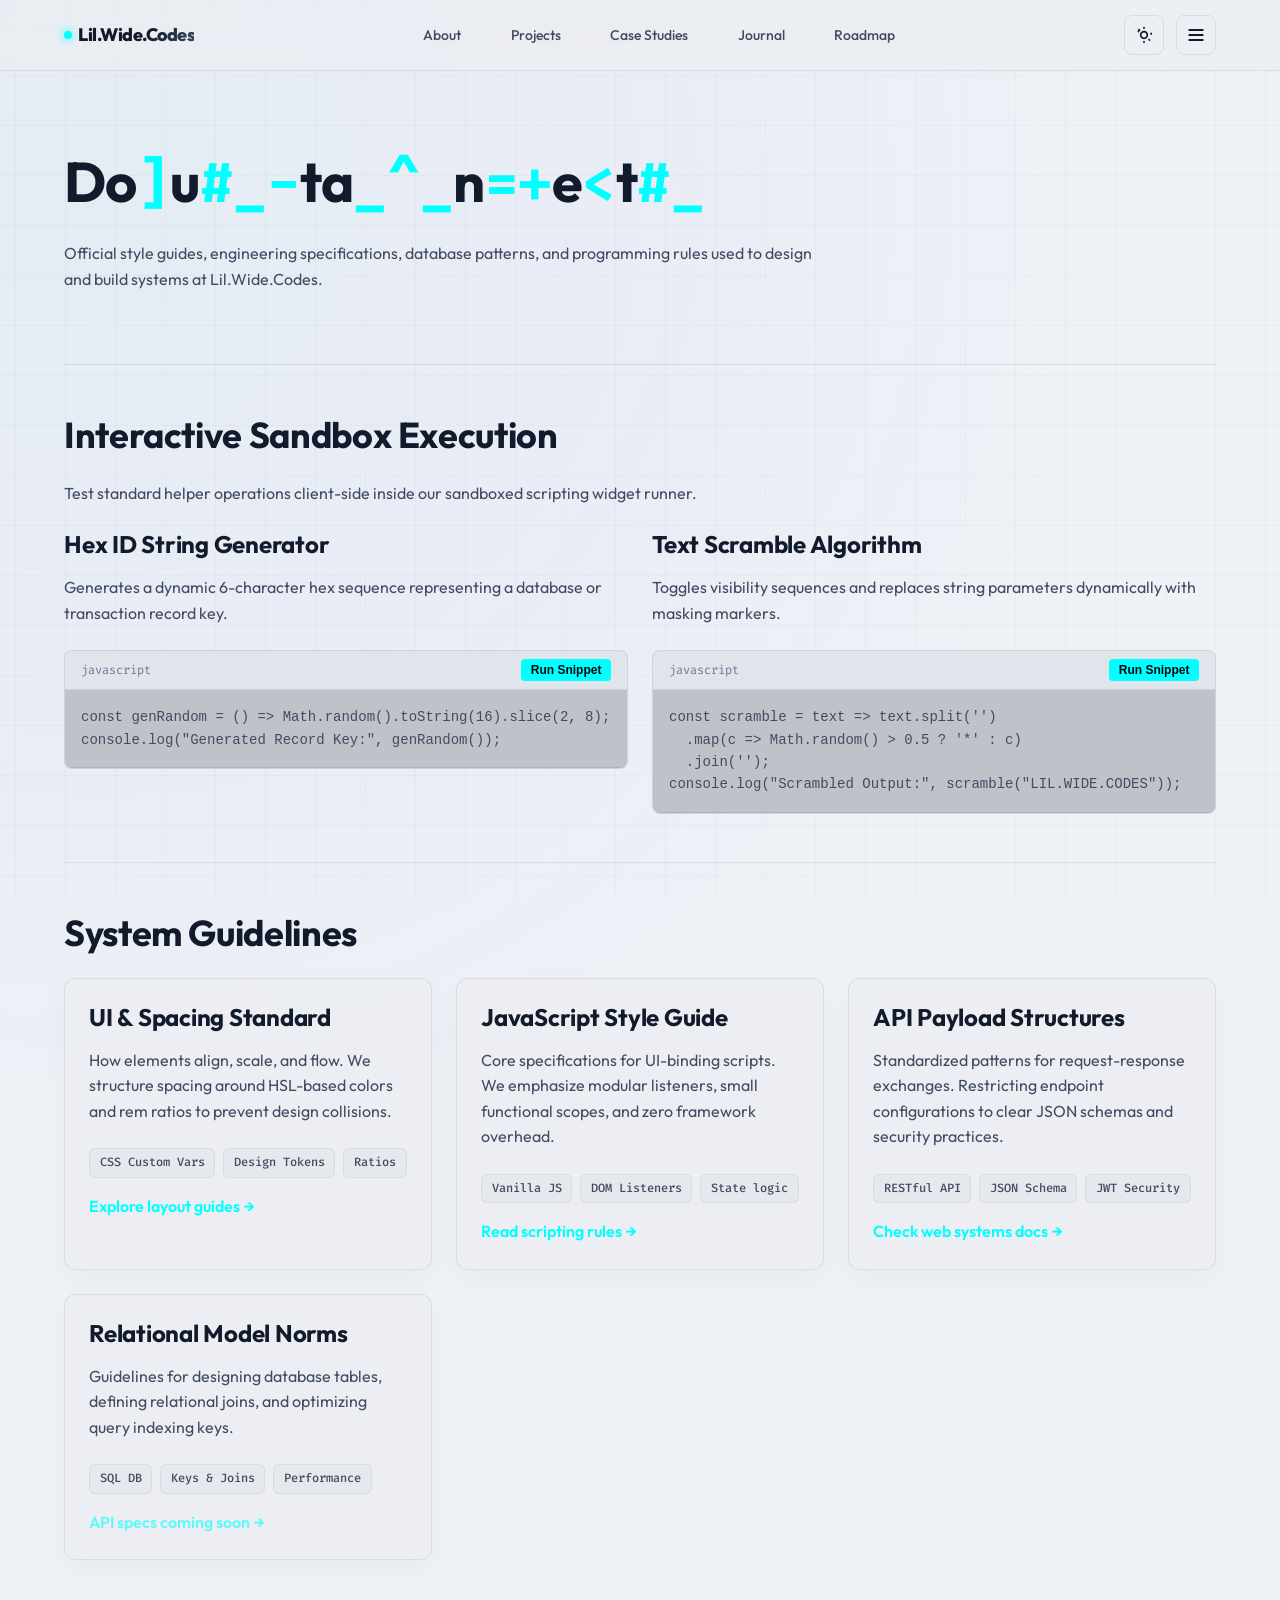
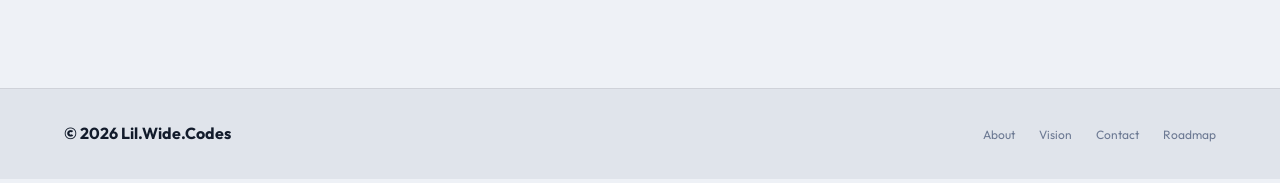
<file: pages/documentation.html>
<!doctype html>
<html lang="en">
  <head>
    <meta charset="UTF-8" />
    <meta name="viewport" content="width=device-width, initial-scale=1.0" />
    <title>Documentation - Lil.Wide.Codes</title>
    <meta
      name="description"
      content="Documentation Center of Lil.Wide.Codes. Read style standards, coding guidelines, API patterns, and system design files."
    />
    <link rel="stylesheet" href="../assets/css/base.css" />
    <link rel="stylesheet" href="../assets/css/layout.css" />
    <link rel="stylesheet" href="../assets/css/components.css" />
    <link rel="stylesheet" href="../assets/css/theme.css" />
  </head>
  <body>
    <!-- Scroll Progress Bar -->
    <div class="progress-bar"></div>

    <!-- Header -->
    <header class="site-header">
      <nav class="nav container">
        <div class="brand">
          <a href="../index.html">
            <span class="brand-dot"></span>
            Lil.Wide.Codes
          </a>
        </div>
        <ul class="nav-links">
          <li><a href="about.html">About</a></li>
          <li><a href="projects.html">Projects</a></li>
          <li><a href="case-studies.html">Case Studies</a></li>
          <li><a href="learn.html">Journal</a></li>
          <li><a href="roadmap.html">Roadmap</a></li>
        </ul>
        <div class="nav-actions">
          <button class="theme-toggle-btn" aria-label="Toggle Theme">
            <svg class="moon-icon" viewBox="0 0 24 24">
              <path d="M12.3 22h-.1c-5.5 0-10-4.5-10-10 0-4.8 3.5-8.9 8.2-9.8.6-.1 1.2.3 1.3.9.1.6-.3 1.2-.9 1.3-3.7.7-6.4 4-6.4 7.8 0 4.4 3.6 8 8 8 3.8 0 7.1-2.7 7.8-6.4.1-.6.7-1 1.3-.9.6.1 1 .7.9 1.3-.9 4.7-5 8.2-9.8 8.2z"/>
            </svg>
            <svg class="sun-icon" viewBox="0 0 24 24">
              <path d="M12 7c-2.76 0-5 2.24-5 5s2.24 5 5 5 5-2.24 5-5-2.24-5-5-5zm0 8c-1.65 0-3-1.35-3-3s1.35-3 3-3 3 1.35 3 3-1.35 3-3 3zm0-10c.55 0 1-.45 1-1V3c0-.55-.45-1-1-1s-1 .45-1 1v1c0 .55.45 1 1 1zm0 14c-.55 0-1 .45-1 1v1c0 .55.45 1 1 1s1-.45 1-1v-1c0-.55-.45-1-1-1zm8.66-10c-.55 0-1 .45-1 1v1c0 .55.45 1 1 1s1-.45 1-1v-1c0-.55-.45-1-1-1zM5.34 6c-.55 0-1 .45-1 1v1c0 .55.45 1 1 1s1-.45 1-1V7c0-.55-.45-1-1-1zm13.32 10.66c-.39-.39-1.02-.39-1.41 0s-.39 1.02 0 1.41l.71.71c.39.39 1.02.39 1.41 0s.39-1.02 0-1.41l-.71-.71zm-12.02-12c-.39-.39-1.02-.39-1.41 0s-.39 1.02 0 1.41l.71.71c.39.39 1.02.39 1.41 0s.39-1.02 0-1.41l-.71-.71zm12.02 12c-.39-.39-1.02-.39-1.41 0s-.39 1.02 0 1.41l.71.71c.39.39 1.02.39 1.41 0s.39-1.02 0-1.41l-.71-.71zm-12.02-12c-.39-.39-1.02-.39-1.41 0s-.39 1.02 0 1.41l.71.71c.39.39 1.02.39 1.41 0s.39-1.02 0-1.41l-.71-.71z"/>
            </svg>
          </button>
          <button class="menu-toggle" aria-label="toggle menu">
            <svg viewBox="0 0 24 24" fill="none" stroke="currentColor" stroke-width="2.5" stroke-linecap="round">
              <line class="line line-top" x1="4" y1="6" x2="20" y2="6"></line>
              <line class="line line-middle" x1="4" y1="12" x2="20" y2="12"></line>
              <line class="line line-bottom" x1="4" y1="18" x2="20" y2="18"></line>
            </svg>
          </button>
        </div>
      </nav>
    </header>

    <!-- Fullscreen Menu Overlay -->
    <div class="nav-overlay">
      <div class="nav-overlay-content">
        <div class="overlay-group">
          <h3>Platform</h3>
          <ul>
            <li><a href="products.html">Product Releases</a></li>
            <li><a href="downloads.html">Downloads</a></li>
            <li><a href="documentation.html">Documentation</a></li>
          </ul>
        </div>
        <div class="overlay-group">
          <h3>Engineering</h3>
          <ul>
            <li><a href="projects.html">Project Showcase</a></li>
            <li><a href="case-studies.html">Case Studies</a></li>
            <li><a href="roadmap.html">Roadmap</a></li>
          </ul>
        </div>
        <div class="overlay-group">
          <h3>Philosophy</h3>
          <ul>
            <li><a href="learn.html">Journal / Learn</a></li>
            <li><a href="about.html">About Brand</a></li>
            <li><a href="vision.html">Vision Plan</a></li>
            <li><a href="contact.html">Contact Us</a></li>
          </ul>
        </div>
      </div>
    </div>

    <!-- Main Content -->
    <main>
      <!-- Page Hero -->
      <section class="container reveal-on-scroll">
        <h1 data-scramble>Documentation Center</h1>
        <p>
          Official style guides, engineering specifications, database patterns, and programming rules 
          used to design and build systems at Lil.Wide.Codes.
        </p>
      </section>

      <!-- Interactive Code Run Section -->
      <section class="container reveal-on-scroll">
        <h2>Interactive Sandbox Execution</h2>
        <p>Test standard helper operations client-side inside our sandboxed scripting widget runner.</p>
        
        <div class="grid-2" style="margin-top: var(--space-md);">
          
          <!-- Sandbox 1 -->
          <div>
            <h3>Hex ID String Generator</h3>
            <p>Generates a dynamic 6-character hex sequence representing a database or transaction record key.</p>
            <div class="code-sandbox" data-code="const genRandom = () => Math.random().toString(16).slice(2, 8); console.log('Generated Record Key:', genRandom());">
              <div class="sandbox-header">
                <span class="sandbox-lang">javascript</span>
                <button class="sandbox-run-btn">Run Snippet</button>
              </div>
              <pre class="sandbox-editor"><code>const genRandom = () => Math.random().toString(16).slice(2, 8);
console.log("Generated Record Key:", genRandom());</code></pre>
              <div class="sandbox-output"></div>
            </div>
          </div>

          <!-- Sandbox 2 -->
          <div>
            <h3>Text Scramble Algorithm</h3>
            <p>Toggles visibility sequences and replaces string parameters dynamically with masking markers.</p>
            <div class="code-sandbox" data-code="const scramble = text => text.split('').map(c => Math.random() > 0.5 ? '*' : c).join(''); console.log('Scrambled Output:', scramble('LIL.WIDE.CODES'));">
              <div class="sandbox-header">
                <span class="sandbox-lang">javascript</span>
                <button class="sandbox-run-btn">Run Snippet</button>
              </div>
              <pre class="sandbox-editor"><code>const scramble = text => text.split('')
  .map(c => Math.random() > 0.5 ? '*' : c)
  .join('');
console.log("Scrambled Output:", scramble("LIL.WIDE.CODES"));</code></pre>
              <div class="sandbox-output"></div>
            </div>
          </div>

        </div>
      </section>

      <!-- Documentation Sections -->
      <section class="container">
        <h2>System Guidelines</h2>
        <div class="grid-2">
          
          <!-- Documentation Topic 1: UI Styles -->
          <article class="card interactive-glow reveal-on-scroll">
            <div class="card-content">
              <h3>UI & Spacing Standard</h3>
              <p>
                How elements align, scale, and flow. We structure spacing around HSL-based colors and rem ratios to prevent design collisions.
              </p>
              <ul class="tech-stack">
                <li>CSS Custom Vars</li>
                <li>Design Tokens</li>
                <li>Ratios</li>
              </ul>
              <a href="learn/ui-layout-systems.html" class="text-link">Explore layout guides</a>
            </div>
          </article>

          <!-- Documentation Topic 2: Coding Rules -->
          <article class="card interactive-glow reveal-on-scroll">
            <div class="card-content">
              <h3>JavaScript Style Guide</h3>
              <p>
                Core specifications for UI-binding scripts. We emphasize modular listeners, small functional scopes, and zero framework overhead.
              </p>
              <ul class="tech-stack">
                <li>Vanilla JS</li>
                <li>DOM Listeners</li>
                <li>State logic</li>
              </ul>
              <a href="learn/javascript-systems.html" class="text-link">Read scripting rules</a>
            </div>
          </article>

          <!-- Documentation Topic 3: API Designs -->
          <article class="card interactive-glow reveal-on-scroll">
            <div class="card-content">
              <h3>API Payload Structures</h3>
              <p>
                Standardized patterns for request-response exchanges. Restricting endpoint configurations to clear JSON schemas and security practices.
              </p>
              <ul class="tech-stack">
                <li>RESTful API</li>
                <li>JSON Schema</li>
                <li>JWT Security</li>
              </ul>
              <a href="learn/web-foundations.html" class="text-link">Check web systems docs</a>
            </div>
          </article>

          <!-- Documentation Topic 4: Database Schemes -->
          <article class="card interactive-glow reveal-on-scroll">
            <div class="card-content">
              <h3>Relational Model Norms</h3>
              <p>
                Guidelines for designing database tables, defining relational joins, and optimizing query indexing keys.
              </p>
              <ul class="tech-stack">
                <li>SQL DB</li>
                <li>Keys & Joins</li>
                <li>Performance</li>
              </ul>
              <a href="#" class="text-link" style="pointer-events: none; opacity: 0.6;">API specs coming soon</a>
            </div>
          </article>

        </div>
      </section>
    </main>

    <!-- Footer -->
    <footer class="site-footer">
      <div class="container footer-content">
        <div class="footer-logo">&copy; 2026 Lil.Wide.Codes</div>
        <ul class="footer-links">
          <li><a href="about.html">About</a></li>
          <li><a href="vision.html">Vision</a></li>
          <li><a href="contact.html">Contact</a></li>
          <li><a href="roadmap.html">Roadmap</a></li>
        </ul>
      </div>
    </footer>

    <!-- Scripts -->
    <script src="../assets/js/navigation.js"></script>
    <script src="../assets/js/main.js"></script>
  </body>
</html>
</file>
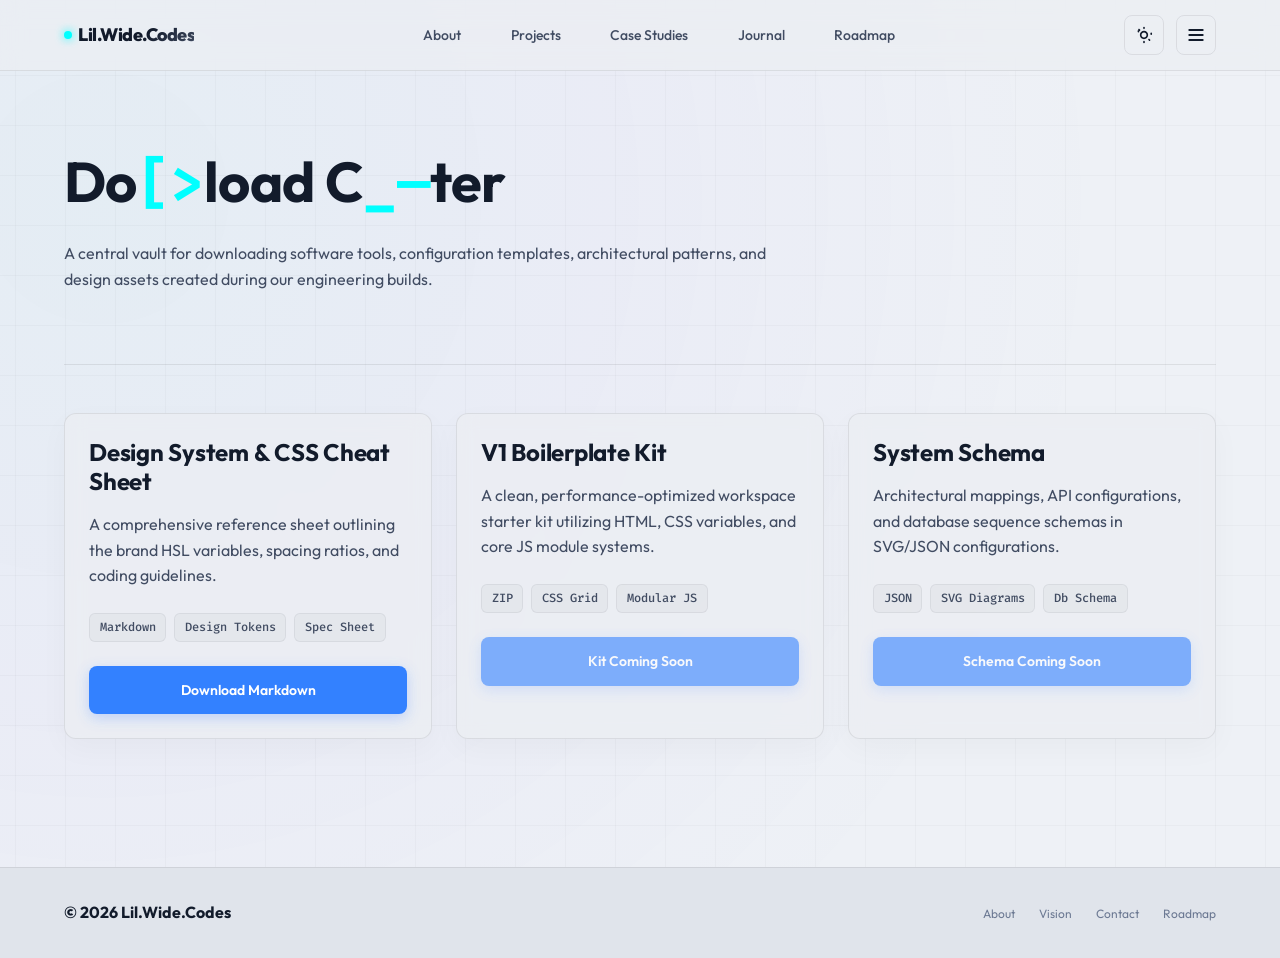
<file: pages/downloads.html>
<!doctype html>
<html lang="en">
  <head>
    <meta charset="UTF-8" />
    <meta name="viewport" content="width=device-width, initial-scale=1.0" />
    <title>Downloads - Lil.Wide.Codes</title>
    <meta
      name="description"
      content="Downloads from Lil.Wide.Codes. Access developer templates, system blueprints, styling guides, and software builds."
    />
    <link rel="stylesheet" href="../assets/css/base.css" />
    <link rel="stylesheet" href="../assets/css/layout.css" />
    <link rel="stylesheet" href="../assets/css/components.css" />
    <link rel="stylesheet" href="../assets/css/theme.css" />
  </head>
  <body>
    <!-- Scroll Progress Bar -->
    <div class="progress-bar"></div>

    <!-- Header -->
    <header class="site-header">
      <nav class="nav container">
        <div class="brand">
          <a href="../index.html">
            <span class="brand-dot"></span>
            Lil.Wide.Codes
          </a>
        </div>
        <ul class="nav-links">
          <li><a href="about.html">About</a></li>
          <li><a href="projects.html">Projects</a></li>
          <li><a href="case-studies.html">Case Studies</a></li>
          <li><a href="learn.html">Journal</a></li>
          <li><a href="roadmap.html">Roadmap</a></li>
        </ul>
        <div class="nav-actions">
          <button class="theme-toggle-btn" aria-label="Toggle Theme">
            <svg class="moon-icon" viewBox="0 0 24 24">
              <path d="M12.3 22h-.1c-5.5 0-10-4.5-10-10 0-4.8 3.5-8.9 8.2-9.8.6-.1 1.2.3 1.3.9.1.6-.3 1.2-.9 1.3-3.7.7-6.4 4-6.4 7.8 0 4.4 3.6 8 8 8 3.8 0 7.1-2.7 7.8-6.4.1-.6.7-1 1.3-.9.6.1 1 .7.9 1.3-.9 4.7-5 8.2-9.8 8.2z"/>
            </svg>
            <svg class="sun-icon" viewBox="0 0 24 24">
              <path d="M12 7c-2.76 0-5 2.24-5 5s2.24 5 5 5 5-2.24 5-5-2.24-5-5-5zm0 8c-1.65 0-3-1.35-3-3s1.35-3 3-3 3 1.35 3 3-1.35 3-3 3zm0-10c.55 0 1-.45 1-1V3c0-.55-.45-1-1-1s-1 .45-1 1v1c0 .55.45 1 1 1zm0 14c-.55 0-1 .45-1 1v1c0 .55.45 1 1 1s1-.45 1-1v-1c0-.55-.45-1-1-1zm8.66-10c-.55 0-1 .45-1 1v1c0 .55.45 1 1 1s1-.45 1-1v-1c0-.55-.45-1-1-1zM5.34 6c-.55 0-1 .45-1 1v1c0 .55.45 1 1 1s1-.45 1-1V7c0-.55-.45-1-1-1zm13.32 10.66c-.39-.39-1.02-.39-1.41 0s-.39 1.02 0 1.41l.71.71c.39.39 1.02.39 1.41 0s.39-1.02 0-1.41l-.71-.71zm-12.02-12c-.39-.39-1.02-.39-1.41 0s-.39 1.02 0 1.41l.71.71c.39.39 1.02.39 1.41 0s.39-1.02 0-1.41l-.71-.71zm12.02 12c-.39-.39-1.02-.39-1.41 0s-.39 1.02 0 1.41l.71.71c.39.39 1.02.39 1.41 0s.39-1.02 0-1.41l-.71-.71zm-12.02-12c-.39-.39-1.02-.39-1.41 0s-.39 1.02 0 1.41l.71.71c.39.39 1.02.39 1.41 0s.39-1.02 0-1.41l-.71-.71z"/>
            </svg>
          </button>
          <button class="menu-toggle" aria-label="toggle menu">
            <svg viewBox="0 0 24 24" fill="none" stroke="currentColor" stroke-width="2.5" stroke-linecap="round">
              <line class="line line-top" x1="4" y1="6" x2="20" y2="6"></line>
              <line class="line line-middle" x1="4" y1="12" x2="20" y2="12"></line>
              <line class="line line-bottom" x1="4" y1="18" x2="20" y2="18"></line>
            </svg>
          </button>
        </div>
      </nav>
    </header>

    <!-- Fullscreen Menu Overlay -->
    <div class="nav-overlay">
      <div class="nav-overlay-content">
        <div class="overlay-group">
          <h3>Platform</h3>
          <ul>
            <li><a href="products.html">Product Releases</a></li>
            <li><a href="downloads.html">Downloads</a></li>
            <li><a href="documentation.html">Documentation</a></li>
          </ul>
        </div>
        <div class="overlay-group">
          <h3>Engineering</h3>
          <ul>
            <li><a href="projects.html">Project Showcase</a></li>
            <li><a href="case-studies.html">Case Studies</a></li>
            <li><a href="roadmap.html">Roadmap</a></li>
          </ul>
        </div>
        <div class="overlay-group">
          <h3>Philosophy</h3>
          <ul>
            <li><a href="learn.html">Journal / Learn</a></li>
            <li><a href="about.html">About Brand</a></li>
            <li><a href="vision.html">Vision Plan</a></li>
            <li><a href="contact.html">Contact Us</a></li>
          </ul>
        </div>
      </div>
    </div>

    <!-- Main Content -->
    <main>
      <!-- Page Hero -->
      <section class="container reveal-on-scroll">
        <h1 data-scramble>Download Center</h1>
        <p>
          A central vault for downloading software tools, configuration templates, architectural patterns, 
          and design assets created during our engineering builds.
        </p>
      </section>

      <!-- Downloads Grid -->
      <section class="container">
        <div class="grid-3">
          
          <!-- Download Card 1: CSS cheat sheet -->
          <article class="card interactive-glow reveal-on-scroll">
            <div class="card-content">
              <h3>Design System & CSS Cheat Sheet</h3>
              <p>
                A comprehensive reference sheet outlining the brand HSL variables, spacing ratios, and coding guidelines.
              </p>
              <ul class="tech-stack" style="margin-bottom: var(--space-md);">
                <li>Markdown</li>
                <li>Design Tokens</li>
                <li>Spec Sheet</li>
              </ul>
              <a href="../data/cheat-sheet.md" download="Lil_Wide_Codes_CSS_Cheatsheet.md" class="btn btn-primary" style="width: 100%;">Download Markdown</a>
            </div>
          </article>

          <!-- Download Card 2: Starter Kit -->
          <article class="card interactive-glow reveal-on-scroll">
            <div class="card-content">
              <h3>V1 Boilerplate Kit</h3>
              <p>
                A clean, performance-optimized workspace starter kit utilizing HTML, CSS variables, and core JS module systems.
              </p>
              <ul class="tech-stack" style="margin-bottom: var(--space-md);">
                <li>ZIP</li>
                <li>CSS Grid</li>
                <li>Modular JS</li>
              </ul>
              <a href="#" class="btn btn-primary" style="width: 100%; pointer-events: none; opacity: 0.6;">Kit Coming Soon</a>
            </div>
          </article>

          <!-- Download Card 3: System Blueprints -->
          <article class="card interactive-glow reveal-on-scroll">
            <div class="card-content">
              <h3>System Schema</h3>
              <p>
                Architectural mappings, API configurations, and database sequence schemas in SVG/JSON configurations.
              </p>
              <ul class="tech-stack" style="margin-bottom: var(--space-md);">
                <li>JSON</li>
                <li>SVG Diagrams</li>
                <li>Db Schema</li>
              </ul>
              <a href="#" class="btn btn-primary" style="width: 100%; pointer-events: none; opacity: 0.6;">Schema Coming Soon</a>
            </div>
          </article>

        </div>
      </section>
    </main>

    <!-- Footer -->
    <footer class="site-footer">
      <div class="container footer-content">
        <div class="footer-logo">&copy; 2026 Lil.Wide.Codes</div>
        <ul class="footer-links">
          <li><a href="about.html">About</a></li>
          <li><a href="vision.html">Vision</a></li>
          <li><a href="contact.html">Contact</a></li>
          <li><a href="roadmap.html">Roadmap</a></li>
        </ul>
      </div>
    </footer>

    <!-- Scripts -->
    <script src="../assets/js/navigation.js"></script>
    <script src="../assets/js/main.js"></script>
  </body>
</html>
</file>
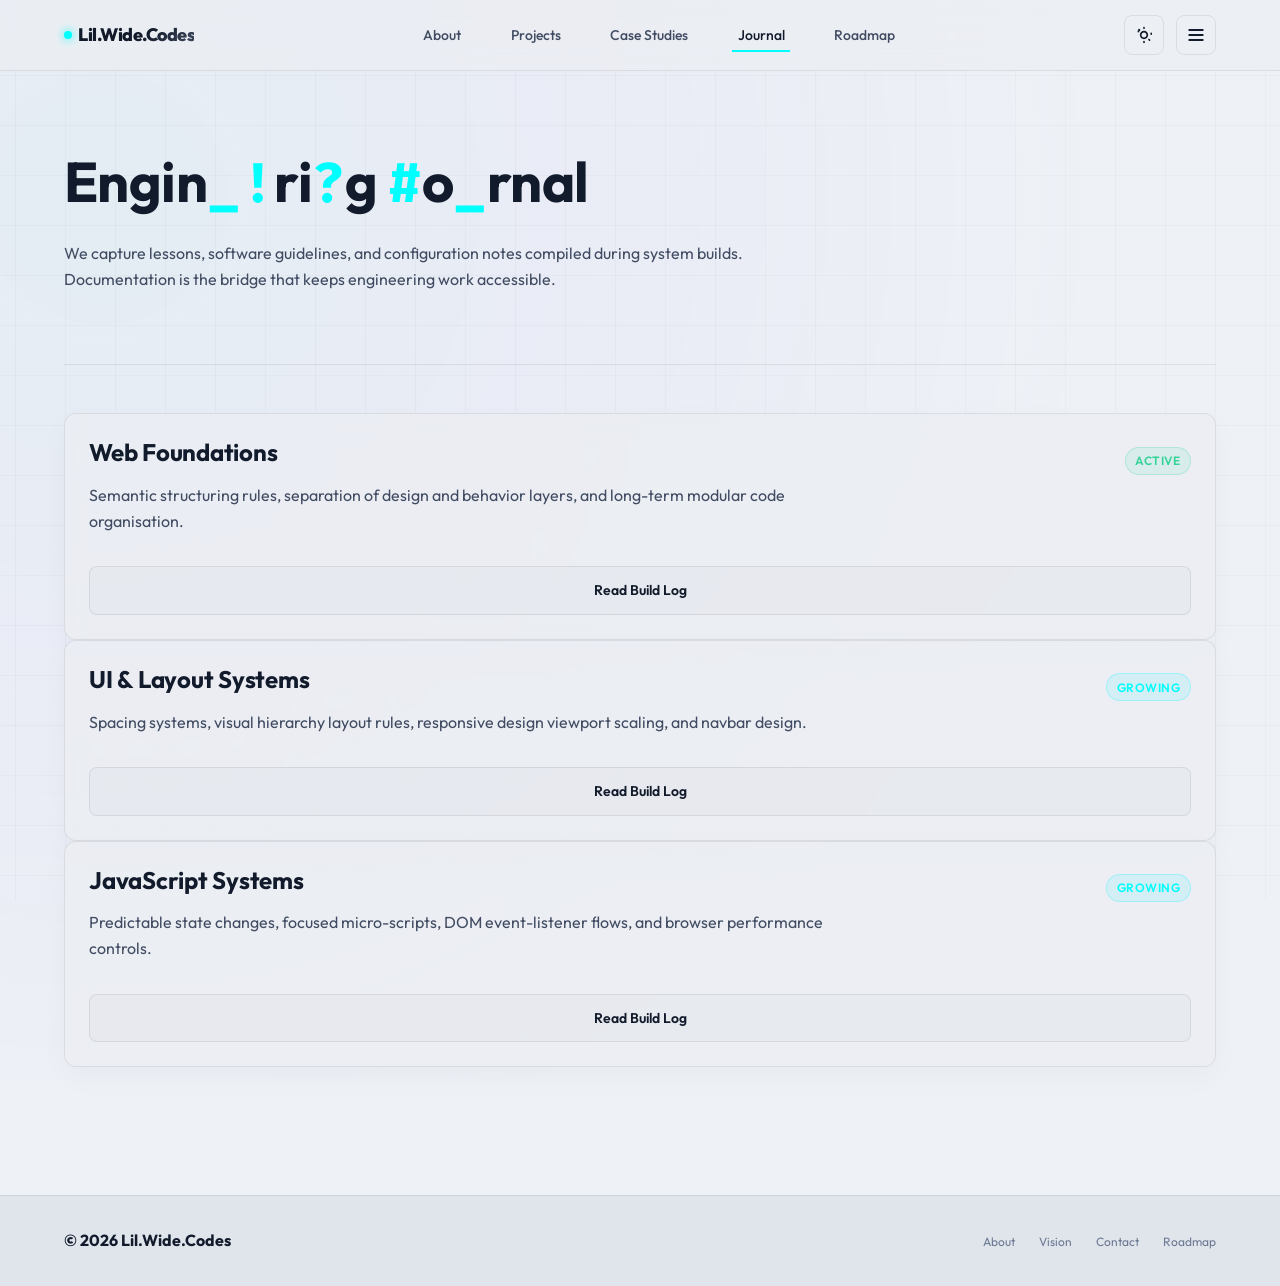
<file: pages/learn.html>
<!doctype html>
<html lang="en">
  <head>
    <meta charset="UTF-8" />
    <meta name="viewport" content="width=device-width, initial-scale=1.0" />
    <title>Learn - Lil.Wide.Codes</title>
    <meta
      name="description"
      content="Learning systems, build notes, and software journal logs by Lil.Wide.Codes."
    />
    <link rel="stylesheet" href="../assets/css/base.css" />
    <link rel="stylesheet" href="../assets/css/layout.css" />
    <link rel="stylesheet" href="../assets/css/components.css" />
    <link rel="stylesheet" href="../assets/css/theme.css" />
  </head>
  <body>
    <!-- Scroll Progress Bar -->
    <div class="progress-bar"></div>

    <!-- Header -->
    <header class="site-header">
      <nav class="nav container">
        <div class="brand">
          <a href="../index.html">
            <span class="brand-dot"></span>
            Lil.Wide.Codes
          </a>
        </div>
        <ul class="nav-links">
          <li><a href="about.html">About</a></li>
          <li><a href="projects.html">Projects</a></li>
          <li><a href="case-studies.html">Case Studies</a></li>
          <li><a href="learn.html">Journal</a></li>
          <li><a href="roadmap.html">Roadmap</a></li>
        </ul>
        <div class="nav-actions">
          <button class="theme-toggle-btn" aria-label="Toggle Theme">
            <svg class="moon-icon" viewBox="0 0 24 24">
              <path d="M12.3 22h-.1c-5.5 0-10-4.5-10-10 0-4.8 3.5-8.9 8.2-9.8.6-.1 1.2.3 1.3.9.1.6-.3 1.2-.9 1.3-3.7.7-6.4 4-6.4 7.8 0 4.4 3.6 8 8 8 3.8 0 7.1-2.7 7.8-6.4.1-.6.7-1 1.3-.9.6.1 1 .7.9 1.3-.9 4.7-5 8.2-9.8 8.2z"/>
            </svg>
            <svg class="sun-icon" viewBox="0 0 24 24">
              <path d="M12 7c-2.76 0-5 2.24-5 5s2.24 5 5 5 5-2.24 5-5-2.24-5-5-5zm0 8c-1.65 0-3-1.35-3-3s1.35-3 3-3 3 1.35 3 3-1.35 3-3 3zm0-10c.55 0 1-.45 1-1V3c0-.55-.45-1-1-1s-1 .45-1 1v1c0 .55.45 1 1 1zm0 14c-.55 0-1 .45-1 1v1c0 .55.45 1 1 1s1-.45 1-1v-1c0-.55-.45-1-1-1zm8.66-10c-.55 0-1 .45-1 1v1c0 .55.45 1 1 1s1-.45 1-1v-1c0-.55-.45-1-1-1zM5.34 6c-.55 0-1 .45-1 1v1c0 .55.45 1 1 1s1-.45 1-1V7c0-.55-.45-1-1-1zm13.32 10.66c-.39-.39-1.02-.39-1.41 0s-.39 1.02 0 1.41l.71.71c.39.39 1.02.39 1.41 0s.39-1.02 0-1.41l-.71-.71zm-12.02-12c-.39-.39-1.02-.39-1.41 0s-.39 1.02 0 1.41l.71.71c.39.39 1.02.39 1.41 0s.39-1.02 0-1.41l-.71-.71zm12.02 12c-.39-.39-1.02-.39-1.41 0s-.39 1.02 0 1.41l.71.71c.39.39 1.02.39 1.41 0s.39-1.02 0-1.41l-.71-.71zm-12.02-12c-.39-.39-1.02-.39-1.41 0s-.39 1.02 0 1.41l.71.71c.39.39 1.02.39 1.41 0s.39-1.02 0-1.41l-.71-.71z"/>
            </svg>
          </button>
          <button class="menu-toggle" aria-label="toggle menu">
            <svg viewBox="0 0 24 24" fill="none" stroke="currentColor" stroke-width="2.5" stroke-linecap="round">
              <line class="line line-top" x1="4" y1="6" x2="20" y2="6"></line>
              <line class="line line-middle" x1="4" y1="12" x2="20" y2="12"></line>
              <line class="line line-bottom" x1="4" y1="18" x2="20" y2="18"></line>
            </svg>
          </button>
        </div>
      </nav>
    </header>

    <!-- Fullscreen Menu Overlay -->
    <div class="nav-overlay">
      <div class="nav-overlay-content">
        <div class="overlay-group">
          <h3>Platform</h3>
          <ul>
            <li><a href="products.html">Product Releases</a></li>
            <li><a href="downloads.html">Downloads</a></li>
            <li><a href="documentation.html">Documentation</a></li>
          </ul>
        </div>
        <div class="overlay-group">
          <h3>Engineering</h3>
          <ul>
            <li><a href="projects.html">Project Showcase</a></li>
            <li><a href="case-studies.html">Case Studies</a></li>
            <li><a href="roadmap.html">Roadmap</a></li>
          </ul>
        </div>
        <div class="overlay-group">
          <h3>Philosophy</h3>
          <ul>
            <li><a href="learn.html">Journal / Learn</a></li>
            <li><a href="about.html">About Brand</a></li>
            <li><a href="vision.html">Vision Plan</a></li>
            <li><a href="contact.html">Contact Us</a></li>
          </ul>
        </div>
      </div>
    </div>

    <!-- Main Content -->
    <main>
      <!-- Page Hero -->
      <section class="container reveal-on-scroll">
        <h1 data-scramble>Engineering Journal</h1>
        <p>
          We capture lessons, software guidelines, and configuration notes compiled during system builds. 
          Documentation is the bridge that keeps engineering work accessible.
        </p>
      </section>

      <!-- Journal Grid -->
      <section class="container learn-grid">
        
        <!-- Article 1: Web Foundations -->
        <article class="learn-card interactive-glow reveal-on-scroll">
          <div class="card-content">
            <div class="flex-row">
              <h3>Web Foundations</h3>
              <span class="status-badge completed">Active</span>
            </div>
            <p>
              Semantic structuring rules, separation of design and behavior layers, and long-term modular code organisation.
            </p>
            <a href="learn/web-foundations.html" class="btn btn-secondary" style="width: 100%; margin-top: var(--space-xs);">Read Build Log</a>
          </div>
        </article>

        <!-- Article 2: UI & Layout Systems -->
        <article class="learn-card interactive-glow reveal-on-scroll">
          <div class="card-content">
            <div class="flex-row">
              <h3>UI & Layout Systems</h3>
              <span class="status-badge active">Growing</span>
            </div>
            <p>
              Spacing systems, visual hierarchy layout rules, responsive design viewport scaling, and navbar design.
            </p>
            <a href="learn/ui-layout-systems.html" class="btn btn-secondary" style="width: 100%; margin-top: var(--space-xs);">Read Build Log</a>
          </div>
        </article>

        <!-- Article 3: JavaScript Systems -->
        <article class="learn-card interactive-glow reveal-on-scroll">
          <div class="card-content">
            <div class="flex-row">
              <h3>JavaScript Systems</h3>
              <span class="status-badge active">Growing</span>
            </div>
            <p>
              Predictable state changes, focused micro-scripts, DOM event-listener flows, and browser performance controls.
            </p>
            <a href="learn/javascript-systems.html" class="btn btn-secondary" style="width: 100%; margin-top: var(--space-xs);">Read Build Log</a>
          </div>
        </article>

      </section>
    </main>

    <!-- Footer -->
    <footer class="site-footer">
      <div class="container footer-content">
        <div class="footer-logo">&copy; 2026 Lil.Wide.Codes</div>
        <ul class="footer-links">
          <li><a href="about.html">About</a></li>
          <li><a href="vision.html">Vision</a></li>
          <li><a href="contact.html">Contact</a></li>
          <li><a href="roadmap.html">Roadmap</a></li>
        </ul>
      </div>
    </footer>

    <!-- Scripts -->
    <script src="../assets/js/navigation.js"></script>
    <script src="../assets/js/main.js"></script>
  </body>
</html>
</file>
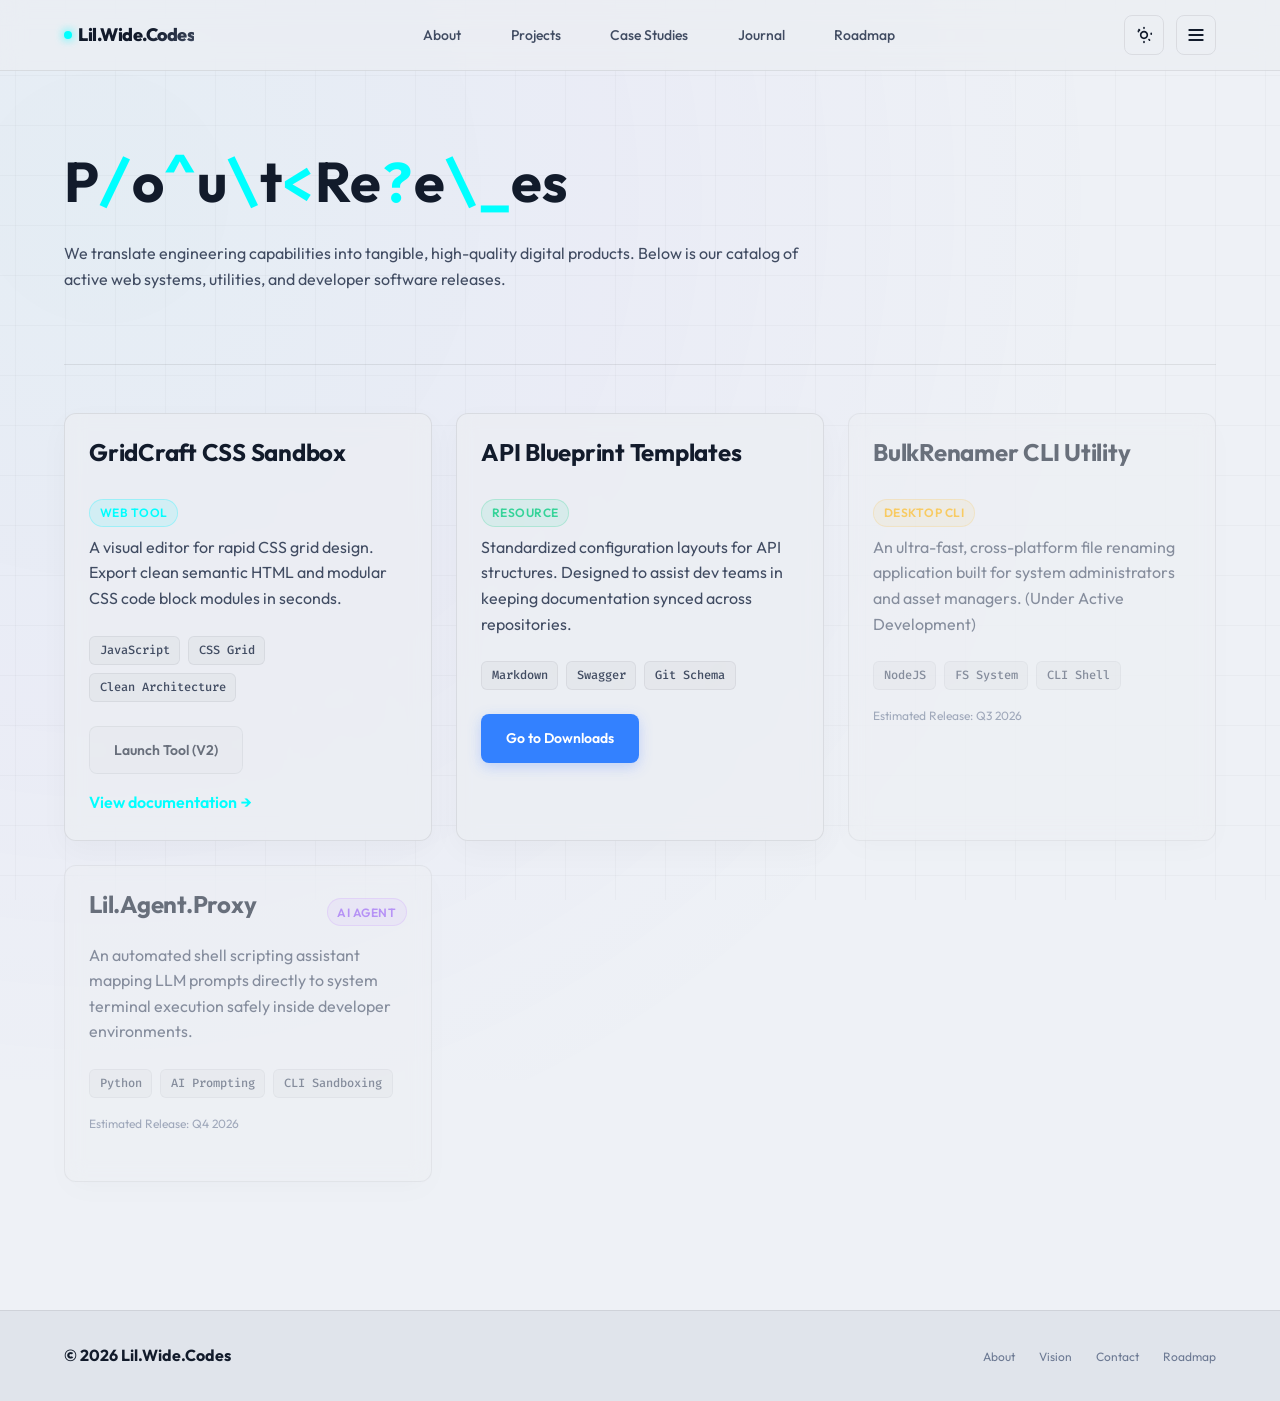
<file: pages/products.html>
<!doctype html>
<html lang="en">
  <head>
    <meta charset="UTF-8" />
    <meta name="viewport" content="width=device-width, initial-scale=1.0" />
    <title>Products - Lil.Wide.Codes</title>
    <meta
      name="description"
      content="Product Releases from Lil.Wide.Codes. Evolving ideas into downloadable applications, utilities, and open-source systems."
    />
    <link rel="stylesheet" href="../assets/css/base.css" />
    <link rel="stylesheet" href="../assets/css/layout.css" />
    <link rel="stylesheet" href="../assets/css/components.css" />
    <link rel="stylesheet" href="../assets/css/theme.css" />
  </head>
  <body>
    <!-- Scroll Progress Bar -->
    <div class="progress-bar"></div>

    <!-- Header -->
    <header class="site-header">
      <nav class="nav container">
        <div class="brand">
          <a href="../index.html">
            <span class="brand-dot"></span>
            Lil.Wide.Codes
          </a>
        </div>
        <ul class="nav-links">
          <li><a href="about.html">About</a></li>
          <li><a href="projects.html">Projects</a></li>
          <li><a href="case-studies.html">Case Studies</a></li>
          <li><a href="learn.html">Journal</a></li>
          <li><a href="roadmap.html">Roadmap</a></li>
        </ul>
        <div class="nav-actions">
          <button class="theme-toggle-btn" aria-label="Toggle Theme">
            <svg class="moon-icon" viewBox="0 0 24 24">
              <path d="M12.3 22h-.1c-5.5 0-10-4.5-10-10 0-4.8 3.5-8.9 8.2-9.8.6-.1 1.2.3 1.3.9.1.6-.3 1.2-.9 1.3-3.7.7-6.4 4-6.4 7.8 0 4.4 3.6 8 8 8 3.8 0 7.1-2.7 7.8-6.4.1-.6.7-1 1.3-.9.6.1 1 .7.9 1.3-.9 4.7-5 8.2-9.8 8.2z"/>
            </svg>
            <svg class="sun-icon" viewBox="0 0 24 24">
              <path d="M12 7c-2.76 0-5 2.24-5 5s2.24 5 5 5 5-2.24 5-5-2.24-5-5-5zm0 8c-1.65 0-3-1.35-3-3s1.35-3 3-3 3 1.35 3 3-1.35 3-3 3zm0-10c.55 0 1-.45 1-1V3c0-.55-.45-1-1-1s-1 .45-1 1v1c0 .55.45 1 1 1zm0 14c-.55 0-1 .45-1 1v1c0 .55.45 1 1 1s1-.45 1-1v-1c0-.55-.45-1-1-1zm8.66-10c-.55 0-1 .45-1 1v1c0 .55.45 1 1 1s1-.45 1-1v-1c0-.55-.45-1-1-1zM5.34 6c-.55 0-1 .45-1 1v1c0 .55.45 1 1 1s1-.45 1-1V7c0-.55-.45-1-1-1zm13.32 10.66c-.39-.39-1.02-.39-1.41 0s-.39 1.02 0 1.41l.71.71c.39.39 1.02.39 1.41 0s.39-1.02 0-1.41l-.71-.71zm-12.02-12c-.39-.39-1.02-.39-1.41 0s-.39 1.02 0 1.41l.71.71c.39.39 1.02.39 1.41 0s.39-1.02 0-1.41l-.71-.71zm12.02 12c-.39-.39-1.02-.39-1.41 0s-.39 1.02 0 1.41l.71.71c.39.39 1.02.39 1.41 0s.39-1.02 0-1.41l-.71-.71zm-12.02-12c-.39-.39-1.02-.39-1.41 0s-.39 1.02 0 1.41l.71.71c.39.39 1.02.39 1.41 0s.39-1.02 0-1.41l-.71-.71z"/>
            </svg>
          </button>
          <button class="menu-toggle" aria-label="toggle menu">
            <svg viewBox="0 0 24 24" fill="none" stroke="currentColor" stroke-width="2.5" stroke-linecap="round">
              <line class="line line-top" x1="4" y1="6" x2="20" y2="6"></line>
              <line class="line line-middle" x1="4" y1="12" x2="20" y2="12"></line>
              <line class="line line-bottom" x1="4" y1="18" x2="20" y2="18"></line>
            </svg>
          </button>
        </div>
      </nav>
    </header>

    <!-- Fullscreen Menu Overlay -->
    <div class="nav-overlay">
      <div class="nav-overlay-content">
        <div class="overlay-group">
          <h3>Platform</h3>
          <ul>
            <li><a href="products.html">Product Releases</a></li>
            <li><a href="downloads.html">Downloads</a></li>
            <li><a href="documentation.html">Documentation</a></li>
          </ul>
        </div>
        <div class="overlay-group">
          <h3>Engineering</h3>
          <ul>
            <li><a href="projects.html">Project Showcase</a></li>
            <li><a href="case-studies.html">Case Studies</a></li>
            <li><a href="roadmap.html">Roadmap</a></li>
          </ul>
        </div>
        <div class="overlay-group">
          <h3>Philosophy</h3>
          <ul>
            <li><a href="learn.html">Journal / Learn</a></li>
            <li><a href="about.html">About Brand</a></li>
            <li><a href="vision.html">Vision Plan</a></li>
            <li><a href="contact.html">Contact Us</a></li>
          </ul>
        </div>
      </div>
    </div>

    <!-- Main Content -->
    <main>
      <!-- Page Hero -->
      <section class="container reveal-on-scroll">
        <h1 data-scramble>Product Releases</h1>
        <p>
          We translate engineering capabilities into tangible, high-quality digital products. 
          Below is our catalog of active web systems, utilities, and developer software releases.
        </p>
      </section>

      <!-- Products Grid -->
      <section class="container">
        <div class="grid-2">
          
          <!-- Product 1: CSS Grid Generator -->
          <article class="project-card interactive-glow reveal-on-scroll">
            <div class="card-content">
              <div class="flex-row" style="margin-bottom: var(--space-xs);">
                <h3>GridCraft CSS Sandbox</h3>
                <span class="status-badge active">Web Tool</span>
              </div>
              <p>
                A visual editor for rapid CSS grid design. Export clean semantic HTML and modular CSS code block modules in seconds.
              </p>
              <ul class="tech-stack">
                <li>JavaScript</li>
                <li>CSS Grid</li>
                <li>Clean Architecture</li>
              </ul>
              <div class="btn-group">
                <a href="#" class="btn btn-secondary" style="pointer-events: none; opacity: 0.6;">Launch Tool (V2)</a>
                <a href="documentation.html" class="text-link">View documentation</a>
              </div>
            </div>
          </article>

          <!-- Product 2: Markdown API Standard Pack -->
          <article class="project-card interactive-glow reveal-on-scroll">
            <div class="card-content">
              <div class="flex-row" style="margin-bottom: var(--space-xs);">
                <h3>API Blueprint Templates</h3>
                <span class="status-badge completed">Resource</span>
              </div>
              <p>
                Standardized configuration layouts for API structures. Designed to assist dev teams in keeping documentation synced across repositories.
              </p>
              <ul class="tech-stack">
                <li>Markdown</li>
                <li>Swagger</li>
                <li>Git Schema</li>
              </ul>
              <div class="btn-group">
                <a href="downloads.html" class="btn btn-primary">Go to Downloads</a>
              </div>
            </div>
          </article>

          <!-- Product 3: Bulk Renamer CLI -->
          <article class="project-card interactive-glow muted reveal-on-scroll">
            <div class="card-content">
              <div class="flex-row" style="margin-bottom: var(--space-xs);">
                <h3>BulkRenamer CLI Utility</h3>
                <span class="status-badge planned">Desktop CLI</span>
              </div>
              <p>
                An ultra-fast, cross-platform file renaming application built for system administrators and asset managers. (Under Active Development)
              </p>
              <ul class="tech-stack">
                <li>NodeJS</li>
                <li>FS System</li>
                <li>CLI Shell</li>
              </ul>
              <p class="muted-text" style="font-size: var(--text-xs); margin-top: var(--space-sm);">Estimated Release: Q3 2026</p>
            </div>
          </article>

          <!-- Product 4: AI Intelligent Assistant Integration -->
          <article class="project-card interactive-glow muted reveal-on-scroll">
            <div class="card-content">
              <div class="flex-row" style="margin-bottom: var(--space-xs);">
                <h3>Lil.Agent.Proxy</h3>
                <span class="status-badge vision">AI Agent</span>
              </div>
              <p>
                An automated shell scripting assistant mapping LLM prompts directly to system terminal execution safely inside developer environments.
              </p>
              <ul class="tech-stack">
                <li>Python</li>
                <li>AI Prompting</li>
                <li>CLI Sandboxing</li>
              </ul>
              <p class="muted-text" style="font-size: var(--text-xs); margin-top: var(--space-sm);">Estimated Release: Q4 2026</p>
            </div>
          </article>

        </div>
      </section>
    </main>

    <!-- Footer -->
    <footer class="site-footer">
      <div class="container footer-content">
        <div class="footer-logo">&copy; 2026 Lil.Wide.Codes</div>
        <ul class="footer-links">
          <li><a href="about.html">About</a></li>
          <li><a href="vision.html">Vision</a></li>
          <li><a href="contact.html">Contact</a></li>
          <li><a href="roadmap.html">Roadmap</a></li>
        </ul>
      </div>
    </footer>

    <!-- Scripts -->
    <script src="../assets/js/navigation.js"></script>
    <script src="../assets/js/main.js"></script>
  </body>
</html>
</file>
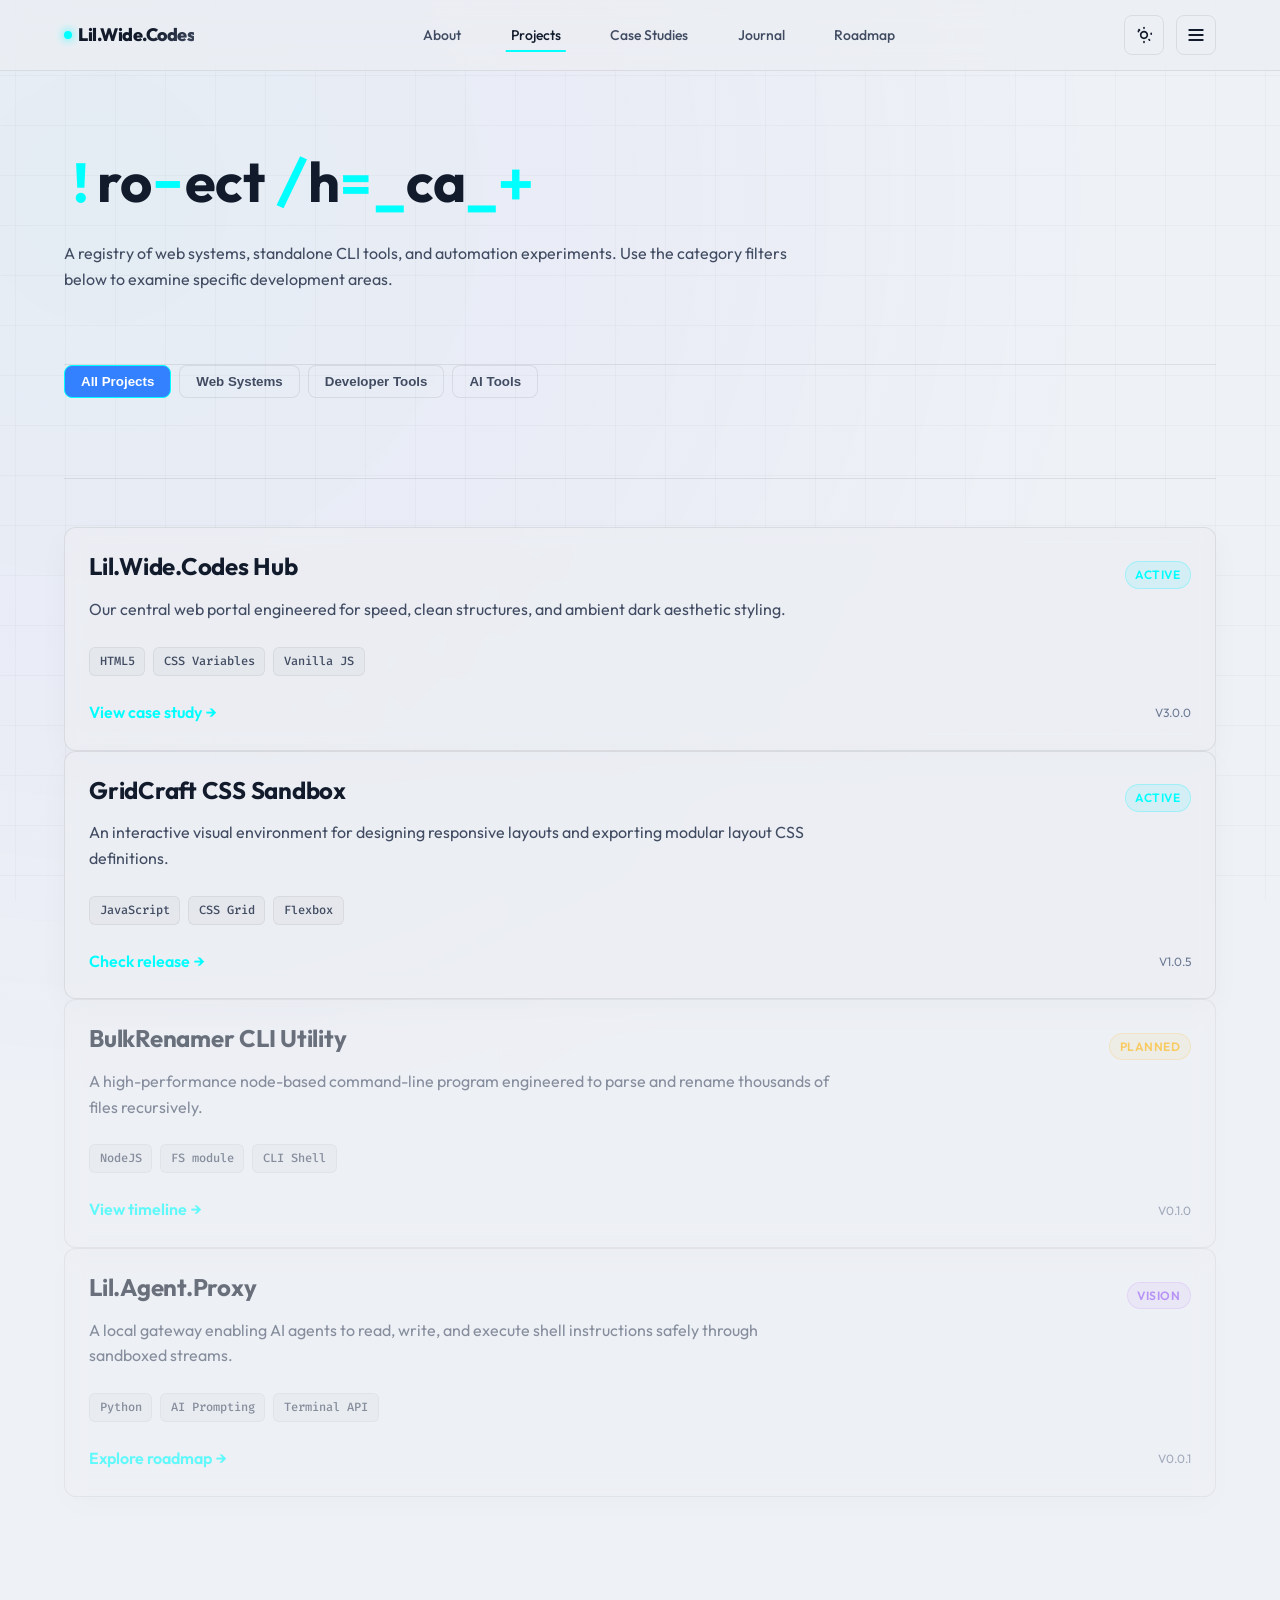
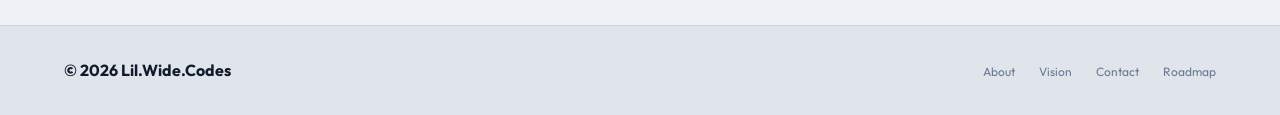
<file: pages/projects.html>
<!doctype html>
<html lang="en">
  <head>
    <meta charset="UTF-8" />
    <meta name="viewport" content="width=device-width, initial-scale=1.0" />
    <title>Projects - Lil.Wide.Codes</title>
    <meta
      name="description"
      content="Projects by Lil.Wide.Codes - real work, real systems, and software creations."
    />
    <link rel="stylesheet" href="../assets/css/base.css" />
    <link rel="stylesheet" href="../assets/css/layout.css" />
    <link rel="stylesheet" href="../assets/css/components.css" />
    <link rel="stylesheet" href="../assets/css/theme.css" />
    <style>
      /* Project specific filters styling */
      .filters-container {
        display: flex;
        gap: 0.5rem;
        flex-wrap: wrap;
        margin-bottom: var(--space-lg);
      }
      .filter-btn {
        background: rgba(255, 255, 255, 0.03);
        border: 1px solid var(--color-border);
        color: var(--color-text-secondary);
        padding: 0.5rem 1rem;
        border-radius: 8px;
        cursor: pointer;
        font-weight: 600;
        transition: var(--transition-fast);
      }
      .filter-btn:hover, .filter-btn.active {
        background: var(--color-accent-blue);
        color: #fff;
        border-color: var(--color-accent-cyan);
      }
      .project-card {
        transition: opacity 0.3s ease, transform 0.3s ease;
      }
    </style>
  </head>
  <body>
    <!-- Scroll Progress Bar -->
    <div class="progress-bar"></div>

    <!-- Header -->
    <header class="site-header">
      <nav class="nav container">
        <div class="brand">
          <a href="../index.html">
            <span class="brand-dot"></span>
            Lil.Wide.Codes
          </a>
        </div>
        <ul class="nav-links">
          <li><a href="about.html">About</a></li>
          <li><a href="projects.html">Projects</a></li>
          <li><a href="case-studies.html">Case Studies</a></li>
          <li><a href="learn.html">Journal</a></li>
          <li><a href="roadmap.html">Roadmap</a></li>
        </ul>
        <div class="nav-actions">
          <button class="theme-toggle-btn" aria-label="Toggle Theme">
            <svg class="moon-icon" viewBox="0 0 24 24">
              <path d="M12.3 22h-.1c-5.5 0-10-4.5-10-10 0-4.8 3.5-8.9 8.2-9.8.6-.1 1.2.3 1.3.9.1.6-.3 1.2-.9 1.3-3.7.7-6.4 4-6.4 7.8 0 4.4 3.6 8 8 8 3.8 0 7.1-2.7 7.8-6.4.1-.6.7-1 1.3-.9.6.1 1 .7.9 1.3-.9 4.7-5 8.2-9.8 8.2z"/>
            </svg>
            <svg class="sun-icon" viewBox="0 0 24 24">
              <path d="M12 7c-2.76 0-5 2.24-5 5s2.24 5 5 5 5-2.24 5-5-2.24-5-5-5zm0 8c-1.65 0-3-1.35-3-3s1.35-3 3-3 3 1.35 3 3-1.35 3-3 3zm0-10c.55 0 1-.45 1-1V3c0-.55-.45-1-1-1s-1 .45-1 1v1c0 .55.45 1 1 1zm0 14c-.55 0-1 .45-1 1v1c0 .55.45 1 1 1s1-.45 1-1v-1c0-.55-.45-1-1-1zm8.66-10c-.55 0-1 .45-1 1v1c0 .55.45 1 1 1s1-.45 1-1v-1c0-.55-.45-1-1-1zM5.34 6c-.55 0-1 .45-1 1v1c0 .55.45 1 1 1s1-.45 1-1V7c0-.55-.45-1-1-1zm13.32 10.66c-.39-.39-1.02-.39-1.41 0s-.39 1.02 0 1.41l.71.71c.39.39 1.02.39 1.41 0s.39-1.02 0-1.41l-.71-.71zm-12.02-12c-.39-.39-1.02-.39-1.41 0s-.39 1.02 0 1.41l.71.71c.39.39 1.02.39 1.41 0s.39-1.02 0-1.41l-.71-.71zm12.02 12c-.39-.39-1.02-.39-1.41 0s-.39 1.02 0 1.41l.71.71c.39.39 1.02.39 1.41 0s.39-1.02 0-1.41l-.71-.71zm-12.02-12c-.39-.39-1.02-.39-1.41 0s-.39 1.02 0 1.41l.71.71c.39.39 1.02.39 1.41 0s.39-1.02 0-1.41l-.71-.71z"/>
            </svg>
          </button>
          <button class="menu-toggle" aria-label="toggle menu">
            <svg viewBox="0 0 24 24" fill="none" stroke="currentColor" stroke-width="2.5" stroke-linecap="round">
              <line class="line line-top" x1="4" y1="6" x2="20" y2="6"></line>
              <line class="line line-middle" x1="4" y1="12" x2="20" y2="12"></line>
              <line class="line line-bottom" x1="4" y1="18" x2="20" y2="18"></line>
            </svg>
          </button>
        </div>
      </nav>
    </header>

    <!-- Fullscreen Menu Overlay -->
    <div class="nav-overlay">
      <div class="nav-overlay-content">
        <div class="overlay-group">
          <h3>Platform</h3>
          <ul>
            <li><a href="products.html">Product Releases</a></li>
            <li><a href="downloads.html">Downloads</a></li>
            <li><a href="documentation.html">Documentation</a></li>
          </ul>
        </div>
        <div class="overlay-group">
          <h3>Engineering</h3>
          <ul>
            <li><a href="projects.html">Project Showcase</a></li>
            <li><a href="case-studies.html">Case Studies</a></li>
            <li><a href="roadmap.html">Roadmap</a></li>
          </ul>
        </div>
        <div class="overlay-group">
          <h3>Philosophy</h3>
          <ul>
            <li><a href="learn.html">Journal / Learn</a></li>
            <li><a href="about.html">About Brand</a></li>
            <li><a href="vision.html">Vision Plan</a></li>
            <li><a href="contact.html">Contact Us</a></li>
          </ul>
        </div>
      </div>
    </div>

    <!-- Main Content -->
    <main>
      <!-- Page Hero -->
      <section class="container reveal-on-scroll">
        <h1 data-scramble>Project Showcase</h1>
        <p>
          A registry of web systems, standalone CLI tools, and automation experiments. 
          Use the category filters below to examine specific development areas.
        </p>
      </section>

      <!-- Category Filter Buttons -->
      <section class="container reveal-on-scroll" style="padding-top: 0;">
        <div class="filters-container">
          <button class="filter-btn active" data-filter="all">All Projects</button>
          <button class="filter-btn" data-filter="web">Web Systems</button>
          <button class="filter-btn" data-filter="dev">Developer Tools</button>
          <button class="filter-btn" data-filter="ai">AI Tools</button>
        </div>
      </section>

      <!-- Projects Grid -->
      <section class="container project-grid">
        
        <!-- Project 1: Lil.Wide.Codes Hub -->
        <article class="project-card interactive-glow" data-type="web">
          <div class="card-content">
            <div class="flex-row">
              <h3>Lil.Wide.Codes Hub</h3>
              <span class="status-badge active">Active</span>
            </div>
            <p>
              Our central web portal engineered for speed, clean structures, and ambient dark aesthetic styling.
            </p>
            <ul class="tech-stack">
              <li>HTML5</li>
              <li>CSS Variables</li>
              <li>Vanilla JS</li>
            </ul>
            <div class="flex-row" style="margin-top: var(--space-md);">
              <a href="case-studies.html" class="text-link">View case study</a>
              <span class="muted-text" style="font-size: var(--text-xs)">V3.0.0</span>
            </div>
          </div>
        </article>

        <!-- Project 2: GridCraft Sandbox -->
        <article class="project-card interactive-glow" data-type="dev">
          <div class="card-content">
            <div class="flex-row">
              <h3>GridCraft CSS Sandbox</h3>
              <span class="status-badge active">Active</span>
            </div>
            <p>
              An interactive visual environment for designing responsive layouts and exporting modular layout CSS definitions.
            </p>
            <ul class="tech-stack">
              <li>JavaScript</li>
              <li>CSS Grid</li>
              <li>Flexbox</li>
            </ul>
            <div class="flex-row" style="margin-top: var(--space-md);">
              <a href="products.html" class="text-link">Check release</a>
              <span class="muted-text" style="font-size: var(--text-xs)">V1.0.5</span>
            </div>
          </div>
        </article>

        <!-- Project 3: BulkRenamer CLI -->
        <article class="project-card interactive-glow muted" data-type="dev">
          <div class="card-content">
            <div class="flex-row">
              <h3>BulkRenamer CLI Utility</h3>
              <span class="status-badge planned">Planned</span>
            </div>
            <p>
              A high-performance node-based command-line program engineered to parse and rename thousands of files recursively.
            </p>
            <ul class="tech-stack">
              <li>NodeJS</li>
              <li>FS module</li>
              <li>CLI Shell</li>
            </ul>
            <div class="flex-row" style="margin-top: var(--space-md);">
              <a href="products.html" class="text-link">View timeline</a>
              <span class="muted-text" style="font-size: var(--text-xs)">V0.1.0</span>
            </div>
          </div>
        </article>

        <!-- Project 4: Lil.Agent.Proxy -->
        <article class="project-card interactive-glow muted" data-type="ai">
          <div class="card-content">
            <div class="flex-row">
              <h3>Lil.Agent.Proxy</h3>
              <span class="status-badge vision">Vision</span>
            </div>
            <p>
              A local gateway enabling AI agents to read, write, and execute shell instructions safely through sandboxed streams.
            </p>
            <ul class="tech-stack">
              <li>Python</li>
              <li>AI Prompting</li>
              <li>Terminal API</li>
            </ul>
            <div class="flex-row" style="margin-top: var(--space-md);">
              <a href="roadmap.html" class="text-link">Explore roadmap</a>
              <span class="muted-text" style="font-size: var(--text-xs)">V0.0.1</span>
            </div>
          </div>
        </article>

      </section>
    </main>

    <!-- Footer -->
    <footer class="site-footer">
      <div class="container footer-content">
        <div class="footer-logo">&copy; 2026 Lil.Wide.Codes</div>
        <ul class="footer-links">
          <li><a href="about.html">About</a></li>
          <li><a href="vision.html">Vision</a></li>
          <li><a href="contact.html">Contact</a></li>
          <li><a href="roadmap.html">Roadmap</a></li>
        </ul>
      </div>
    </footer>

    <!-- Scripts -->
    <script src="../assets/js/navigation.js"></script>
    <script src="../assets/js/main.js"></script>
  </body>
</html>
</file>
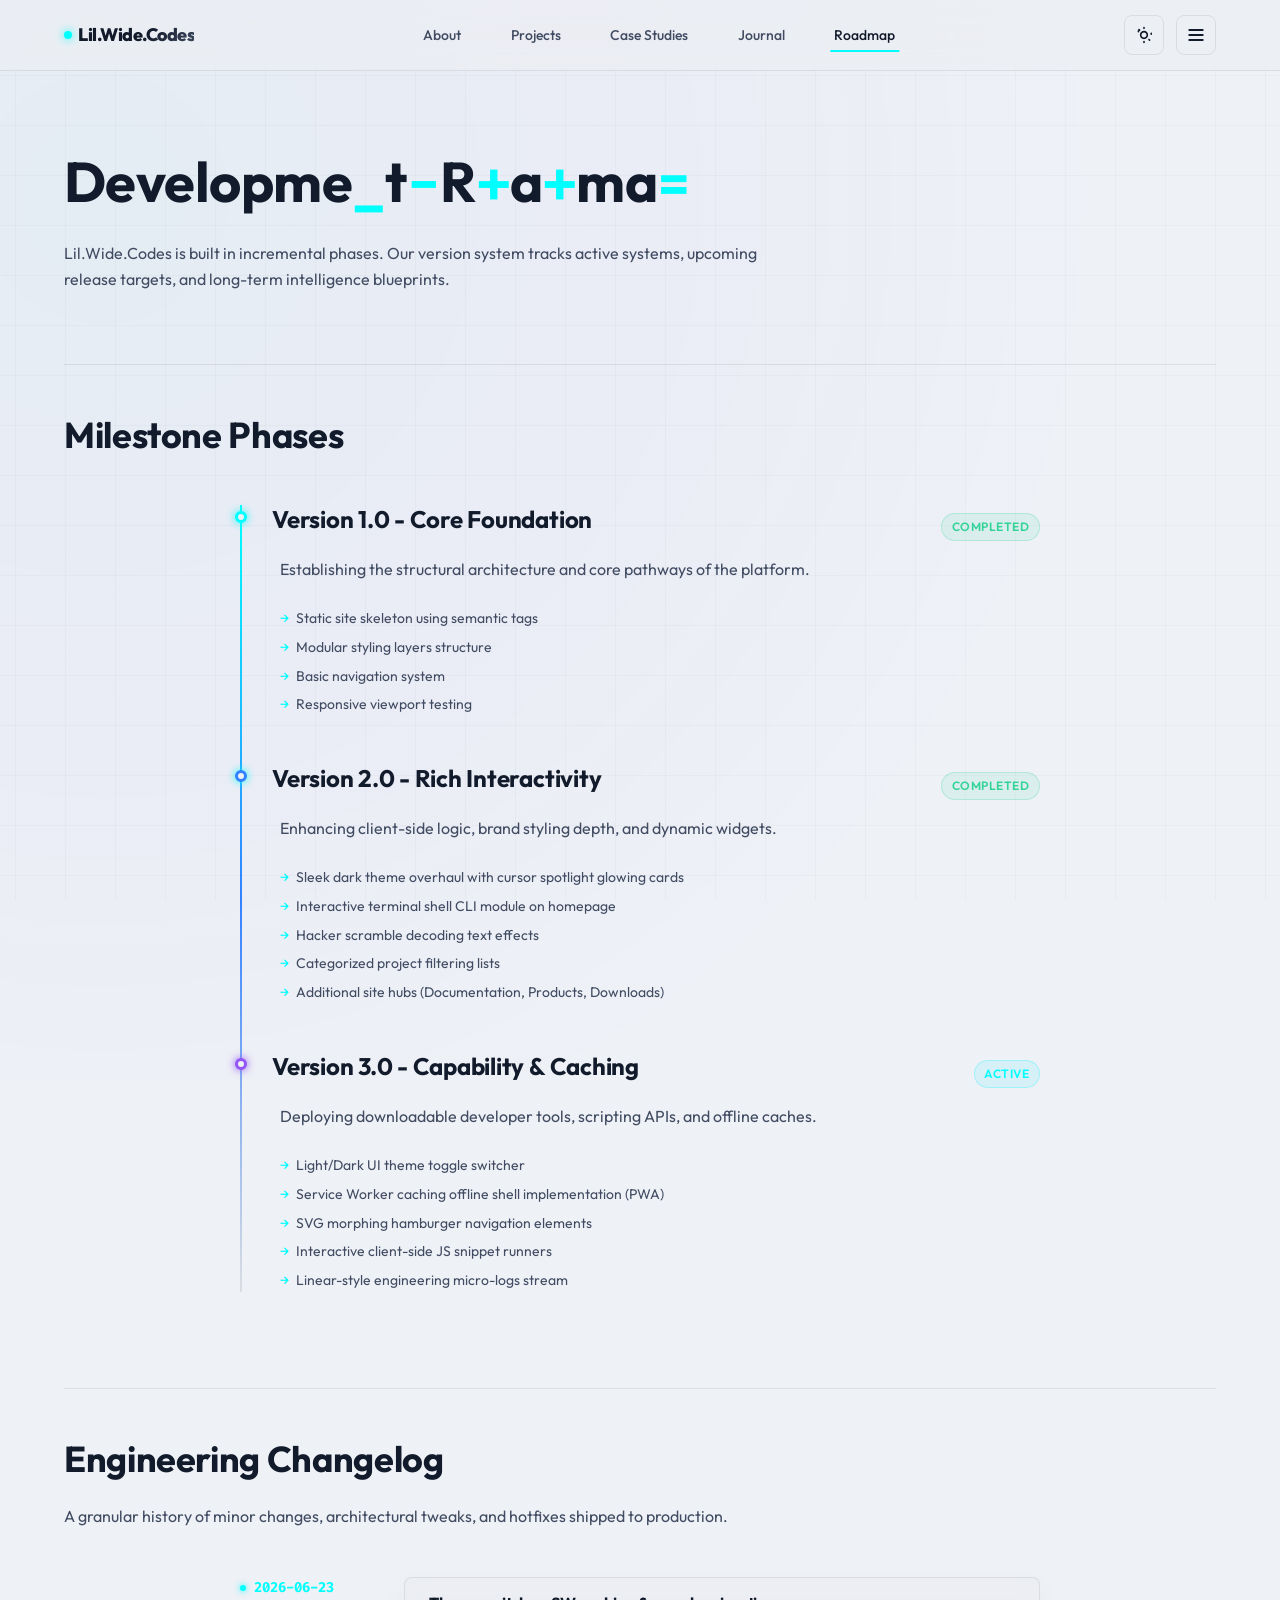
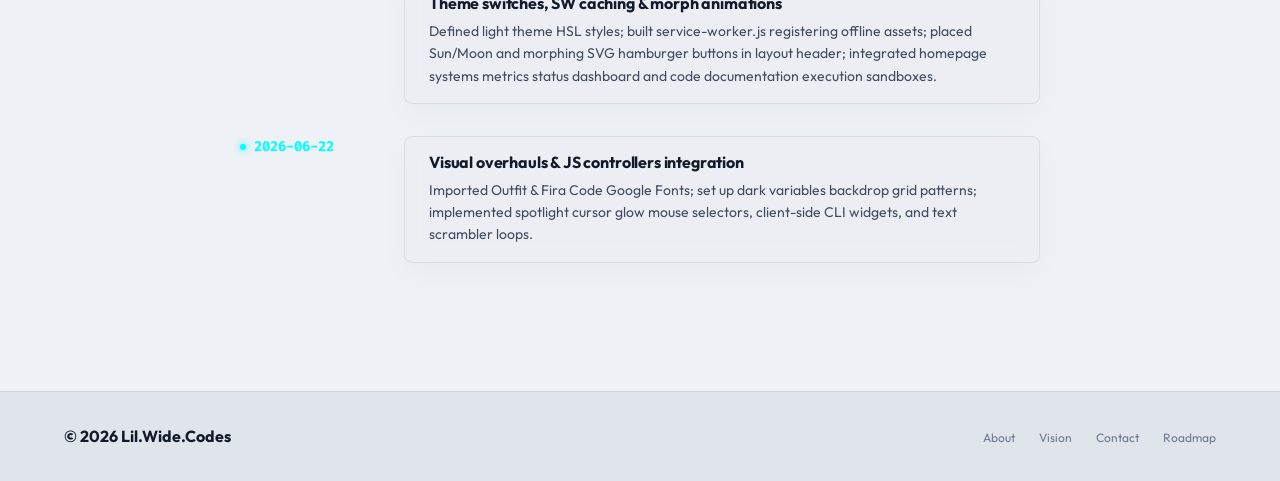
<file: pages/roadmap.html>
<!doctype html>
<html lang="en">
  <head>
    <meta charset="UTF-8" />
    <meta name="viewport" content="width=device-width, initial-scale=1.0" />
    <title>Roadmap & Versions - Lil.Wide.Codes</title>
    <meta
      name="description"
      content="Versioned growth plan and development roadmap for Lil.Wide.Codes."
    />
    <link rel="stylesheet" href="../assets/css/base.css" />
    <link rel="stylesheet" href="../assets/css/layout.css" />
    <link rel="stylesheet" href="../assets/css/components.css" />
    <link rel="stylesheet" href="../assets/css/theme.css" />
  </head>
  <body>
    <!-- Scroll Progress Bar -->
    <div class="progress-bar"></div>

    <!-- Header -->
    <header class="site-header">
      <nav class="nav container">
        <div class="brand">
          <a href="../index.html">
            <span class="brand-dot"></span>
            Lil.Wide.Codes
          </a>
        </div>
        <ul class="nav-links">
          <li><a href="about.html">About</a></li>
          <li><a href="projects.html">Projects</a></li>
          <li><a href="case-studies.html">Case Studies</a></li>
          <li><a href="learn.html">Journal</a></li>
          <li><a href="roadmap.html">Roadmap</a></li>
        </ul>
        <div class="nav-actions">
          <button class="theme-toggle-btn" aria-label="Toggle Theme">
            <svg class="moon-icon" viewBox="0 0 24 24">
              <path d="M12.3 22h-.1c-5.5 0-10-4.5-10-10 0-4.8 3.5-8.9 8.2-9.8.6-.1 1.2.3 1.3.9.1.6-.3 1.2-.9 1.3-3.7.7-6.4 4-6.4 7.8 0 4.4 3.6 8 8 8 3.8 0 7.1-2.7 7.8-6.4.1-.6.7-1 1.3-.9.6.1 1 .7.9 1.3-.9 4.7-5 8.2-9.8 8.2z"/>
            </svg>
            <svg class="sun-icon" viewBox="0 0 24 24">
              <path d="M12 7c-2.76 0-5 2.24-5 5s2.24 5 5 5 5-2.24 5-5-2.24-5-5-5zm0 8c-1.65 0-3-1.35-3-3s1.35-3 3-3 3 1.35 3 3-1.35 3-3 3zm0-10c.55 0 1-.45 1-1V3c0-.55-.45-1-1-1s-1 .45-1 1v1c0 .55.45 1 1 1zm0 14c-.55 0-1 .45-1 1v1c0 .55.45 1 1 1s1-.45 1-1v-1c0-.55-.45-1-1-1zm8.66-10c-.55 0-1 .45-1 1v1c0 .55.45 1 1 1s1-.45 1-1v-1c0-.55-.45-1-1-1zM5.34 6c-.55 0-1 .45-1 1v1c0 .55.45 1 1 1s1-.45 1-1V7c0-.55-.45-1-1-1zm13.32 10.66c-.39-.39-1.02-.39-1.41 0s-.39 1.02 0 1.41l.71.71c.39.39 1.02.39 1.41 0s.39-1.02 0-1.41l-.71-.71zm-12.02-12c-.39-.39-1.02-.39-1.41 0s-.39 1.02 0 1.41l.71.71c.39.39 1.02.39 1.41 0s.39-1.02 0-1.41l-.71-.71zm12.02 12c-.39-.39-1.02-.39-1.41 0s-.39 1.02 0 1.41l.71.71c.39.39 1.02.39 1.41 0s.39-1.02 0-1.41l-.71-.71zm-12.02-12c-.39-.39-1.02-.39-1.41 0s-.39 1.02 0 1.41l.71.71c.39.39 1.02.39 1.41 0s.39-1.02 0-1.41l-.71-.71z"/>
            </svg>
          </button>
          <button class="menu-toggle" aria-label="toggle menu">
            <svg viewBox="0 0 24 24" fill="none" stroke="currentColor" stroke-width="2.5" stroke-linecap="round">
              <line class="line line-top" x1="4" y1="6" x2="20" y2="6"></line>
              <line class="line line-middle" x1="4" y1="12" x2="20" y2="12"></line>
              <line class="line line-bottom" x1="4" y1="18" x2="20" y2="18"></line>
            </svg>
          </button>
        </div>
      </nav>
    </header>

    <!-- Fullscreen Menu Overlay -->
    <div class="nav-overlay">
      <div class="nav-overlay-content">
        <div class="overlay-group">
          <h3>Platform</h3>
          <ul>
            <li><a href="products.html">Product Releases</a></li>
            <li><a href="downloads.html">Downloads</a></li>
            <li><a href="documentation.html">Documentation</a></li>
          </ul>
        </div>
        <div class="overlay-group">
          <h3>Engineering</h3>
          <ul>
            <li><a href="projects.html">Project Showcase</a></li>
            <li><a href="case-studies.html">Case Studies</a></li>
            <li><a href="roadmap.html">Roadmap</a></li>
          </ul>
        </div>
        <div class="overlay-group">
          <h3>Philosophy</h3>
          <ul>
            <li><a href="learn.html">Journal / Learn</a></li>
            <li><a href="about.html">About Brand</a></li>
            <li><a href="vision.html">Vision Plan</a></li>
            <li><a href="contact.html">Contact Us</a></li>
          </ul>
        </div>
      </div>
    </div>

    <!-- Main Content -->
    <main>
      <!-- Page Hero -->
      <section class="container reveal-on-scroll">
        <h1 data-scramble>Development Roadmap</h1>
        <p>
          Lil.Wide.Codes is built in incremental phases. Our version system tracks active systems, 
          upcoming release targets, and long-term intelligence blueprints.
        </p>
      </section>

      <!-- Timeline Section -->
      <section class="container">
        <h2>Milestone Phases</h2>
        <div class="timeline">
          
          <!-- Timeline Item 1: V1 -->
          <div class="timeline-item reveal-on-scroll">
            <div class="timeline-dot-marker"></div>
            <div class="timeline-header">
              <h3>Version 1.0 - Core Foundation</h3>
              <span class="status-badge completed">Completed</span>
            </div>
            <div class="timeline-content">
              <p>Establishing the structural architecture and core pathways of the platform.</p>
              <ul>
                <li>Static site skeleton using semantic tags</li>
                <li>Modular styling layers structure</li>
                <li>Basic navigation system</li>
                <li>Responsive viewport testing</li>
              </ul>
            </div>
          </div>

          <!-- Timeline Item 2: V2 -->
          <div class="timeline-item reveal-on-scroll">
            <div class="timeline-dot-marker" style="border-color: var(--color-accent-blue);"></div>
            <div class="timeline-header">
              <h3>Version 2.0 - Rich Interactivity</h3>
              <span class="status-badge completed">Completed</span>
            </div>
            <div class="timeline-content">
              <p>Enhancing client-side logic, brand styling depth, and dynamic widgets.</p>
              <ul>
                <li>Sleek dark theme overhaul with cursor spotlight glowing cards</li>
                <li>Interactive terminal shell CLI module on homepage</li>
                <li>Hacker scramble decoding text effects</li>
                <li>Categorized project filtering lists</li>
                <li>Additional site hubs (Documentation, Products, Downloads)</li>
              </ul>
            </div>
          </div>

          <!-- Timeline Item 3: V3 -->
          <div class="timeline-item reveal-on-scroll">
            <div class="timeline-dot-marker" style="border-color: var(--color-accent-purple); box-shadow: 0 0 8px var(--color-accent-purple);"></div>
            <div class="timeline-header">
              <h3>Version 3.0 - Capability & Caching</h3>
              <span class="status-badge active">Active</span>
            </div>
            <div class="timeline-content">
              <p>Deploying downloadable developer tools, scripting APIs, and offline caches.</p>
              <ul>
                <li>Light/Dark UI theme toggle switcher</li>
                <li>Service Worker caching offline shell implementation (PWA)</li>
                <li>SVG morphing hamburger navigation elements</li>
                <li>Interactive client-side JS snippet runners</li>
                <li>Linear-style engineering micro-logs stream</li>
              </ul>
            </div>
          </div>

        </div>
      </section>

      <!-- LINEAR-STYLE ENGINEERING CHANGELOG STREAM -->
      <section class="container reveal-on-scroll">
        <h2>Engineering Changelog</h2>
        <p>A granular history of minor changes, architectural tweaks, and hotfixes shipped to production.</p>
        
        <div class="changelog-stream">
          
          <!-- Changelog 1 -->
          <div class="changelog-row">
            <div class="changelog-date">2026-06-23</div>
            <div class="card changelog-card">
              <h4>Theme switches, SW caching & morph animations</h4>
              <p>
                Defined light theme HSL styles; built service-worker.js registering offline assets; 
                placed Sun/Moon and morphing SVG hamburger buttons in layout header; integrated homepage 
                systems metrics status dashboard and code documentation execution sandboxes.
              </p>
            </div>
          </div>

          <!-- Changelog 2 -->
          <div class="changelog-row">
            <div class="changelog-date">2026-06-22</div>
            <div class="card changelog-card">
              <h4>Visual overhauls & JS controllers integration</h4>
              <p>
                Imported Outfit & Fira Code Google Fonts; set up dark variables backdrop grid patterns; 
                implemented spotlight cursor glow mouse selectors, client-side CLI widgets, and text scrambler loops.
              </p>
            </div>
          </div>

        </div>
      </section>
    </main>

    <!-- Footer -->
    <footer class="site-footer">
      <div class="container footer-content">
        <div class="footer-logo">&copy; 2026 Lil.Wide.Codes</div>
        <ul class="footer-links">
          <li><a href="about.html">About</a></li>
          <li><a href="vision.html">Vision</a></li>
          <li><a href="contact.html">Contact</a></li>
          <li><a href="roadmap.html">Roadmap</a></li>
        </ul>
      </div>
    </footer>

    <!-- Scripts -->
    <script src="../assets/js/navigation.js"></script>
    <script src="../assets/js/main.js"></script>
  </body>
</html>
</file>
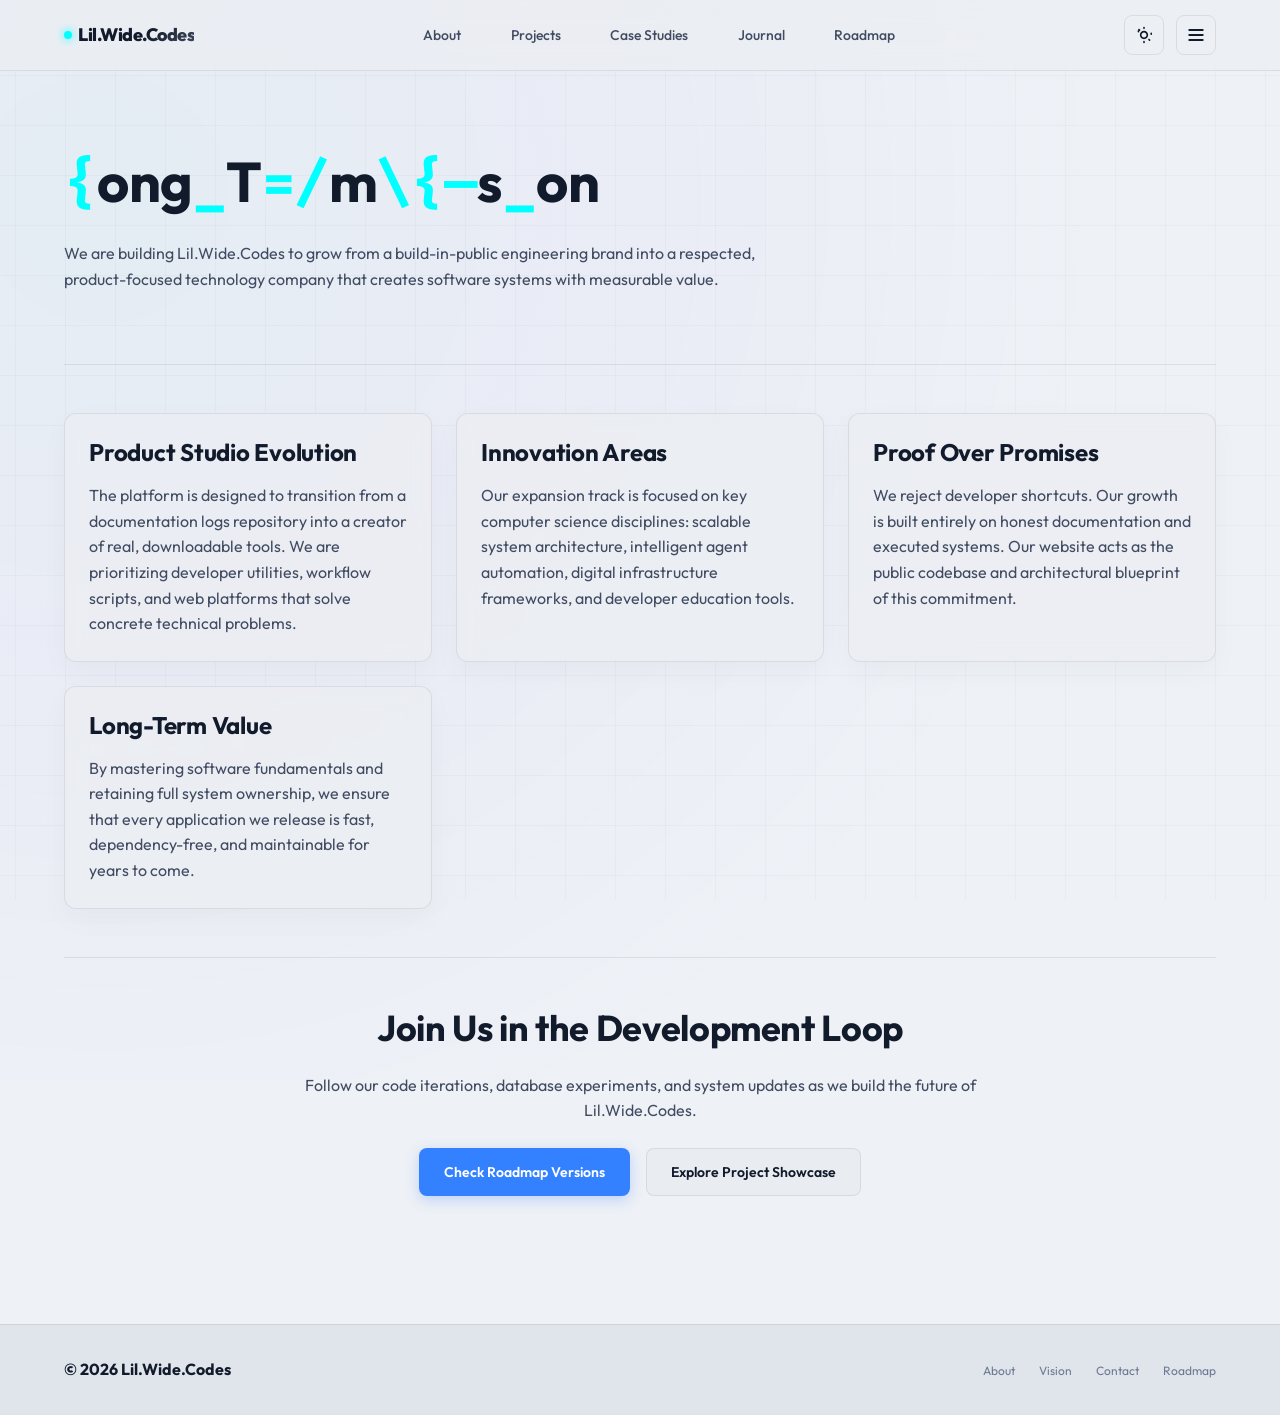
<file: pages/vision.html>
<!doctype html>
<html lang="en">
  <head>
    <meta charset="UTF-8" />
    <meta name="viewport" content="width=device-width, initial-scale=1.0" />
    <title>Vision - Lil.Wide.Codes</title>
    <meta
      name="description"
      content="Long-term vision and product plans for Lil.Wide.Codes."
    />
    <link rel="stylesheet" href="../assets/css/base.css" />
    <link rel="stylesheet" href="../assets/css/layout.css" />
    <link rel="stylesheet" href="../assets/css/components.css" />
    <link rel="stylesheet" href="../assets/css/theme.css" />
  </head>
  <body>
    <!-- Scroll Progress Bar -->
    <div class="progress-bar"></div>

    <!-- Header -->
    <header class="site-header">
      <nav class="nav container">
        <div class="brand">
          <a href="../index.html">
            <span class="brand-dot"></span>
            Lil.Wide.Codes
          </a>
        </div>
        <ul class="nav-links">
          <li><a href="about.html">About</a></li>
          <li><a href="projects.html">Projects</a></li>
          <li><a href="case-studies.html">Case Studies</a></li>
          <li><a href="learn.html">Journal</a></li>
          <li><a href="roadmap.html">Roadmap</a></li>
        </ul>
        <div class="nav-actions">
          <button class="theme-toggle-btn" aria-label="Toggle Theme">
            <svg class="moon-icon" viewBox="0 0 24 24">
              <path d="M12.3 22h-.1c-5.5 0-10-4.5-10-10 0-4.8 3.5-8.9 8.2-9.8.6-.1 1.2.3 1.3.9.1.6-.3 1.2-.9 1.3-3.7.7-6.4 4-6.4 7.8 0 4.4 3.6 8 8 8 3.8 0 7.1-2.7 7.8-6.4.1-.6.7-1 1.3-.9.6.1 1 .7.9 1.3-.9 4.7-5 8.2-9.8 8.2z"/>
            </svg>
            <svg class="sun-icon" viewBox="0 0 24 24">
              <path d="M12 7c-2.76 0-5 2.24-5 5s2.24 5 5 5 5-2.24 5-5-2.24-5-5-5zm0 8c-1.65 0-3-1.35-3-3s1.35-3 3-3 3 1.35 3 3-1.35 3-3 3zm0-10c.55 0 1-.45 1-1V3c0-.55-.45-1-1-1s-1 .45-1 1v1c0 .55.45 1 1 1zm0 14c-.55 0-1 .45-1 1v1c0 .55.45 1 1 1s1-.45 1-1v-1c0-.55-.45-1-1-1zm8.66-10c-.55 0-1 .45-1 1v1c0 .55.45 1 1 1s1-.45 1-1v-1c0-.55-.45-1-1-1zM5.34 6c-.55 0-1 .45-1 1v1c0 .55.45 1 1 1s1-.45 1-1V7c0-.55-.45-1-1-1zm13.32 10.66c-.39-.39-1.02-.39-1.41 0s-.39 1.02 0 1.41l.71.71c.39.39 1.02.39 1.41 0s.39-1.02 0-1.41l-.71-.71zm-12.02-12c-.39-.39-1.02-.39-1.41 0s-.39 1.02 0 1.41l.71.71c.39.39 1.02.39 1.41 0s.39-1.02 0-1.41l-.71-.71zm12.02 12c-.39-.39-1.02-.39-1.41 0s-.39 1.02 0 1.41l.71.71c.39.39 1.02.39 1.41 0s.39-1.02 0-1.41l-.71-.71zm-12.02-12c-.39-.39-1.02-.39-1.41 0s-.39 1.02 0 1.41l.71.71c.39.39 1.02.39 1.41 0s.39-1.02 0-1.41l-.71-.71z"/>
            </svg>
          </button>
          <button class="menu-toggle" aria-label="toggle menu">
            <svg viewBox="0 0 24 24" fill="none" stroke="currentColor" stroke-width="2.5" stroke-linecap="round">
              <line class="line line-top" x1="4" y1="6" x2="20" y2="6"></line>
              <line class="line line-middle" x1="4" y1="12" x2="20" y2="12"></line>
              <line class="line line-bottom" x1="4" y1="18" x2="20" y2="18"></line>
            </svg>
          </button>
        </div>
      </nav>
    </header>

    <!-- Fullscreen Menu Overlay -->
    <div class="nav-overlay">
      <div class="nav-overlay-content">
        <div class="overlay-group">
          <h3>Platform</h3>
          <ul>
            <li><a href="products.html">Product Releases</a></li>
            <li><a href="downloads.html">Downloads</a></li>
            <li><a href="documentation.html">Documentation</a></li>
          </ul>
        </div>
        <div class="overlay-group">
          <h3>Engineering</h3>
          <ul>
            <li><a href="projects.html">Project Showcase</a></li>
            <li><a href="case-studies.html">Case Studies</a></li>
            <li><a href="roadmap.html">Roadmap</a></li>
          </ul>
        </div>
        <div class="overlay-group">
          <h3>Philosophy</h3>
          <ul>
            <li><a href="learn.html">Journal / Learn</a></li>
            <li><a href="about.html">About Brand</a></li>
            <li><a href="vision.html">Vision Plan</a></li>
            <li><a href="contact.html">Contact Us</a></li>
          </ul>
        </div>
      </div>
    </div>

    <!-- Main Content -->
    <main>
      <!-- Page Hero -->
      <section class="container reveal-on-scroll">
        <h1 data-scramble>Long-Term Vision</h1>
        <p>
          We are building Lil.Wide.Codes to grow from a build-in-public engineering brand into a respected, 
          product-focused technology company that creates software systems with measurable value.
        </p>
      </section>

      <!-- Vision Pillars -->
      <section class="container">
        <div class="grid-2">
          
          <article class="card interactive-glow reveal-on-scroll">
            <div class="card-content">
              <h3>Product Studio Evolution</h3>
              <p style="margin-bottom: 0;">
                The platform is designed to transition from a documentation logs repository into a creator of 
                real, downloadable tools. We are prioritizing developer utilities, workflow scripts, and web platforms 
                that solve concrete technical problems.
              </p>
            </div>
          </article>

          <article class="card interactive-glow reveal-on-scroll">
            <div class="card-content">
              <h3>Innovation Areas</h3>
              <p style="margin-bottom: 0;">
                Our expansion track is focused on key computer science disciplines: scalable system architecture, 
                intelligent agent automation, digital infrastructure frameworks, and developer education tools.
              </p>
            </div>
          </article>

          <article class="card interactive-glow reveal-on-scroll">
            <div class="card-content">
              <h3>Proof Over Promises</h3>
              <p style="margin-bottom: 0;">
                We reject developer shortcuts. Our growth is built entirely on honest documentation and executed systems. 
                Our website acts as the public codebase and architectural blueprint of this commitment.
              </p>
            </div>
          </article>

          <article class="card interactive-glow reveal-on-scroll">
            <div class="card-content">
              <h3>Long-Term Value</h3>
              <p style="margin-bottom: 0;">
                By mastering software fundamentals and retaining full system ownership, we ensure that every application 
                we release is fast, dependency-free, and maintainable for years to come.
              </p>
            </div>
          </article>

        </div>
      </section>

      <!-- Call to action -->
      <section class="container reveal-on-scroll" style="text-align: center;">
        <h2>Join Us in the Development Loop</h2>
        <p style="margin-inline: auto;">
          Follow our code iterations, database experiments, and system updates as we build the future of Lil.Wide.Codes.
        </p>
        <div class="btn-group" style="justify-content: center;">
          <a href="roadmap.html" class="btn btn-primary">Check Roadmap Versions</a>
          <a href="projects.html" class="btn btn-secondary">Explore Project Showcase</a>
        </div>
      </section>
    </main>

    <!-- Footer -->
    <footer class="site-footer">
      <div class="container footer-content">
        <div class="footer-logo">&copy; 2026 Lil.Wide.Codes</div>
        <ul class="footer-links">
          <li><a href="about.html">About</a></li>
          <li><a href="vision.html">Vision</a></li>
          <li><a href="contact.html">Contact</a></li>
          <li><a href="roadmap.html">Roadmap</a></li>
        </ul>
      </div>
    </footer>

    <!-- Scripts -->
    <script src="../assets/js/navigation.js"></script>
    <script src="../assets/js/main.js"></script>
  </body>
</html>
</file>
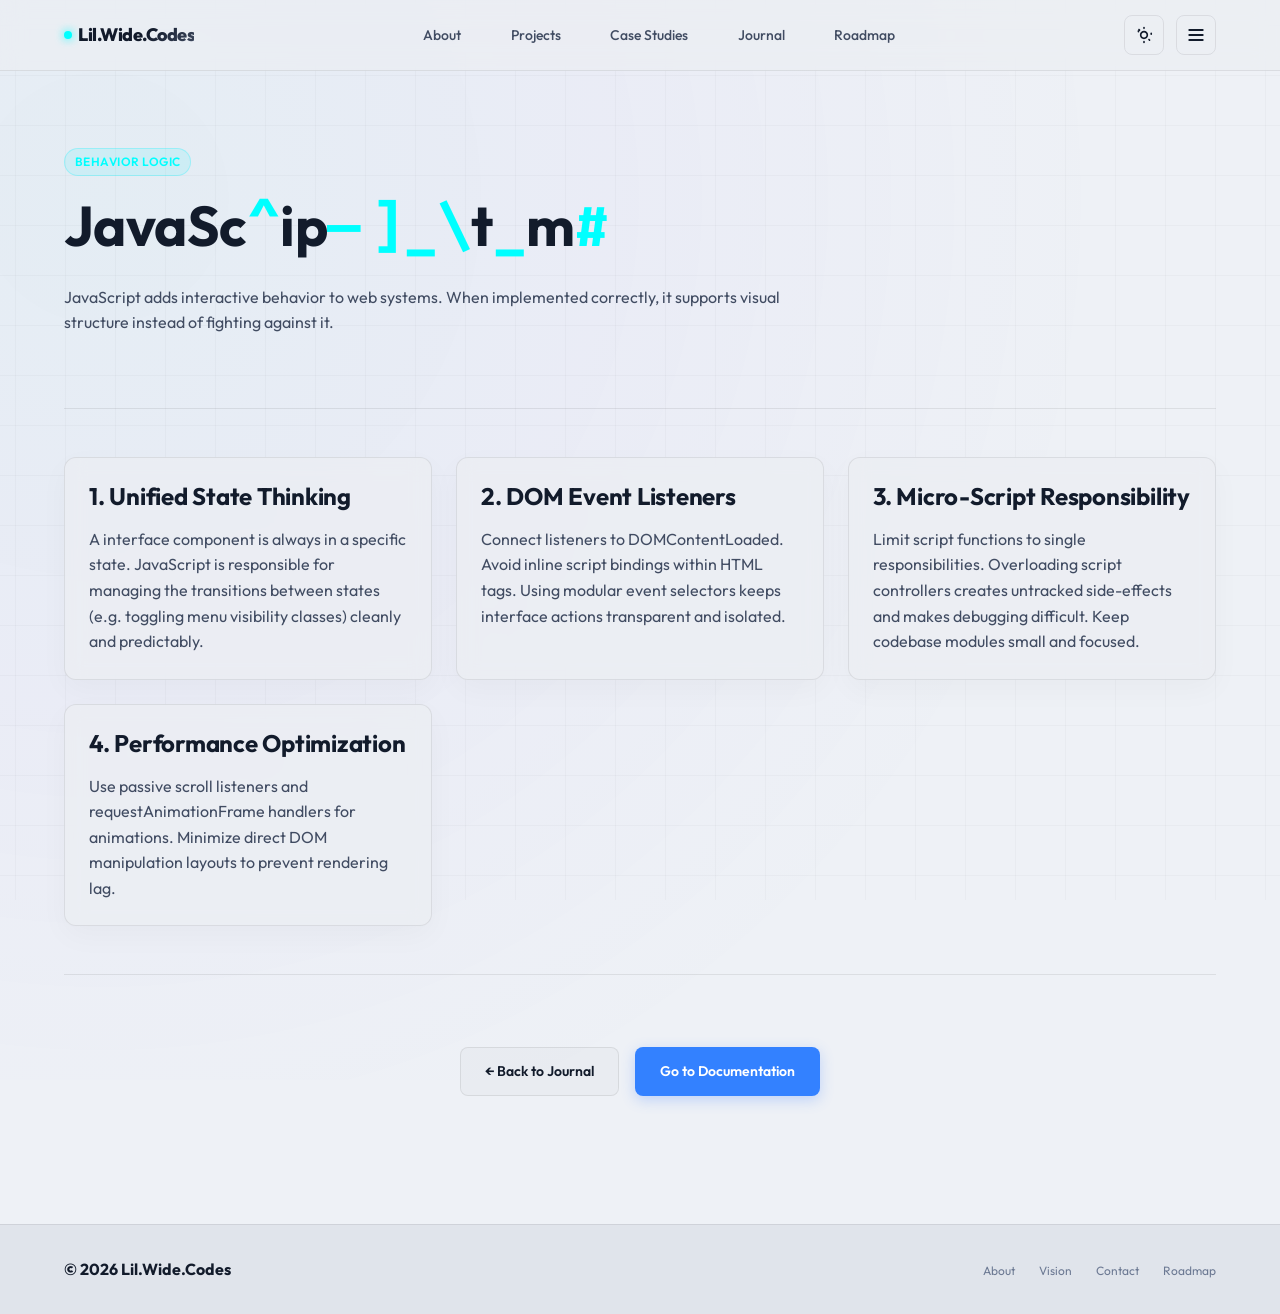
<file: pages/learn/javascript-systems.html>
<!doctype html>
<html lang="en">
  <head>
    <meta charset="UTF-8" />
    <meta name="viewport" content="width=device-width, initial-scale=1.0" />
    <title>JavaScript Systems - Lil.Wide.Codes</title>
    <meta
      name="description"
      content="Behavior controls, DOM manipulation, state thinking, and event tracking by Lil.Wide.Codes."
    />
    <link rel="stylesheet" href="../../assets/css/base.css" />
    <link rel="stylesheet" href="../../assets/css/layout.css" />
    <link rel="stylesheet" href="../../assets/css/components.css" />
    <link rel="stylesheet" href="../../assets/css/theme.css" />
  </head>
  <body>
    <!-- Scroll Progress Bar -->
    <div class="progress-bar"></div>

    <!-- Header -->
    <header class="site-header">
      <nav class="nav container">
        <div class="brand">
          <a href="../../index.html">
            <span class="brand-dot"></span>
            Lil.Wide.Codes
          </a>
        </div>
        <ul class="nav-links">
          <li><a href="../about.html">About</a></li>
          <li><a href="../projects.html">Projects</a></li>
          <li><a href="../case-studies.html">Case Studies</a></li>
          <li><a href="../learn.html">Journal</a></li>
          <li><a href="../roadmap.html">Roadmap</a></li>
        </ul>
        <div class="nav-actions">
          <button class="theme-toggle-btn" aria-label="Toggle Theme">
            <svg class="moon-icon" viewBox="0 0 24 24">
              <path d="M12.3 22h-.1c-5.5 0-10-4.5-10-10 0-4.8 3.5-8.9 8.2-9.8.6-.1 1.2.3 1.3.9.1.6-.3 1.2-.9 1.3-3.7.7-6.4 4-6.4 7.8 0 4.4 3.6 8 8 8 3.8 0 7.1-2.7 7.8-6.4.1-.6.7-1 1.3-.9.6.1 1 .7.9 1.3-.9 4.7-5 8.2-9.8 8.2z"/>
            </svg>
            <svg class="sun-icon" viewBox="0 0 24 24">
              <path d="M12 7c-2.76 0-5 2.24-5 5s2.24 5 5 5 5-2.24 5-5-2.24-5-5-5zm0 8c-1.65 0-3-1.35-3-3s1.35-3 3-3 3 1.35 3 3-1.35 3-3 3zm0-10c.55 0 1-.45 1-1V3c0-.55-.45-1-1-1s-1 .45-1 1v1c0 .55.45 1 1 1zm0 14c-.55 0-1 .45-1 1v1c0 .55.45 1 1 1s1-.45 1-1v-1c0-.55-.45-1-1-1zm8.66-10c-.55 0-1 .45-1 1v1c0 .55.45 1 1 1s1-.45 1-1v-1c0-.55-.45-1-1-1zM5.34 6c-.55 0-1 .45-1 1v1c0 .55.45 1 1 1s1-.45 1-1V7c0-.55-.45-1-1-1zm13.32 10.66c-.39-.39-1.02-.39-1.41 0s-.39 1.02 0 1.41l.71.71c.39.39 1.02.39 1.41 0s.39-1.02 0-1.41l-.71-.71zm-12.02-12c-.39-.39-1.02-.39-1.41 0s-.39 1.02 0 1.41l.71.71c.39.39 1.02.39 1.41 0s.39-1.02 0-1.41l-.71-.71zm12.02 12c-.39-.39-1.02-.39-1.41 0s-.39 1.02 0 1.41l.71.71c.39.39 1.02.39 1.41 0s.39-1.02 0-1.41l-.71-.71zm-12.02-12c-.39-.39-1.02-.39-1.41 0s-.39 1.02 0 1.41l.71.71c.39.39 1.02.39 1.41 0s.39-1.02 0-1.41l-.71-.71z"/>
            </svg>
          </button>
          <button class="menu-toggle" aria-label="toggle menu">
            <svg viewBox="0 0 24 24" fill="none" stroke="currentColor" stroke-width="2.5" stroke-linecap="round">
              <line class="line line-top" x1="4" y1="6" x2="20" y2="6"></line>
              <line class="line line-middle" x1="4" y1="12" x2="20" y2="12"></line>
              <line class="line line-bottom" x1="4" y1="18" x2="20" y2="18"></line>
            </svg>
          </button>
        </div>
      </nav>
    </header>

    <!-- Fullscreen Menu Overlay -->
    <div class="nav-overlay">
      <div class="nav-overlay-content">
        <div class="overlay-group">
          <h3>Platform</h3>
          <ul>
            <li><a href="../products.html">Product Releases</a></li>
            <li><a href="../downloads.html">Downloads</a></li>
            <li><a href="../documentation.html">Documentation</a></li>
          </ul>
        </div>
        <div class="overlay-group">
          <h3>Engineering</h3>
          <ul>
            <li><a href="../projects.html">Project Showcase</a></li>
            <li><a href="../case-studies.html">Case Studies</a></li>
            <li><a href="../roadmap.html">Roadmap</a></li>
          </ul>
        </div>
        <div class="overlay-group">
          <h3>Philosophy</h3>
          <ul>
            <li><a href="../learn.html">Journal / Learn</a></li>
            <li><a href="../about.html">About Brand</a></li>
            <li><a href="../vision.html">Vision Plan</a></li>
            <li><a href="../contact.html">Contact Us</a></li>
          </ul>
        </div>
      </div>
    </div>

    <!-- Main Content -->
    <main>
      <!-- Page Hero -->
      <section class="container reveal-on-scroll">
        <span class="status-badge active" style="margin-bottom: var(--space-sm);">Behavior logic</span>
        <h1 data-scramble>JavaScript Systems</h1>
        <p>
          JavaScript adds interactive behavior to web systems. When implemented correctly, 
          it supports visual structure instead of fighting against it.
        </p>
      </section>

      <!-- Grid Content -->
      <section class="container">
        <div class="grid-2">
          
          <article class="card interactive-glow reveal-on-scroll">
            <div class="card-content">
              <h3>1. Unified State Thinking</h3>
              <p style="margin-bottom: 0;">
                A interface component is always in a specific state. JavaScript is responsible for managing 
                the transitions between states (e.g. toggling menu visibility classes) cleanly and predictably.
              </p>
            </div>
          </article>

          <article class="card interactive-glow reveal-on-scroll">
            <div class="card-content">
              <h3>2. DOM Event Listeners</h3>
              <p style="margin-bottom: 0;">
                Connect listeners to DOMContentLoaded. Avoid inline script bindings within HTML tags. 
                Using modular event selectors keeps interface actions transparent and isolated.
              </p>
            </div>
          </article>

          <article class="card interactive-glow reveal-on-scroll">
            <div class="card-content">
              <h3>3. Micro-Script Responsibility</h3>
              <p style="margin-bottom: 0;">
                Limit script functions to single responsibilities. Overloading script controllers creates 
                untracked side-effects and makes debugging difficult. Keep codebase modules small and focused.
              </p>
            </div>
          </article>

          <article class="card interactive-glow reveal-on-scroll">
            <div class="card-content">
              <h3>4. Performance Optimization</h3>
              <p style="margin-bottom: 0;">
                Use passive scroll listeners and requestAnimationFrame handlers for animations. Minimize direct 
                DOM manipulation layouts to prevent rendering lag.
              </p>
            </div>
          </article>

        </div>
      </section>

      <!-- Back button -->
      <section class="container reveal-on-scroll" style="text-align: center;">
        <div class="btn-group" style="justify-content: center;">
          <a href="../learn.html" class="btn btn-secondary">← Back to Journal</a>
          <a href="../documentation.html" class="btn btn-primary">Go to Documentation</a>
        </div>
      </section>
    </main>

    <!-- Footer -->
    <footer class="site-footer">
      <div class="container footer-content">
        <div class="footer-logo">&copy; 2026 Lil.Wide.Codes</div>
        <ul class="footer-links">
          <li><a href="../about.html">About</a></li>
          <li><a href="../vision.html">Vision</a></li>
          <li><a href="../contact.html">Contact</a></li>
          <li><a href="../roadmap.html">Roadmap</a></li>
        </ul>
      </div>
    </footer>

    <!-- Scripts -->
    <script src="../../assets/js/navigation.js"></script>
    <script src="../../assets/js/main.js"></script>
  </body>
</html>
</file>
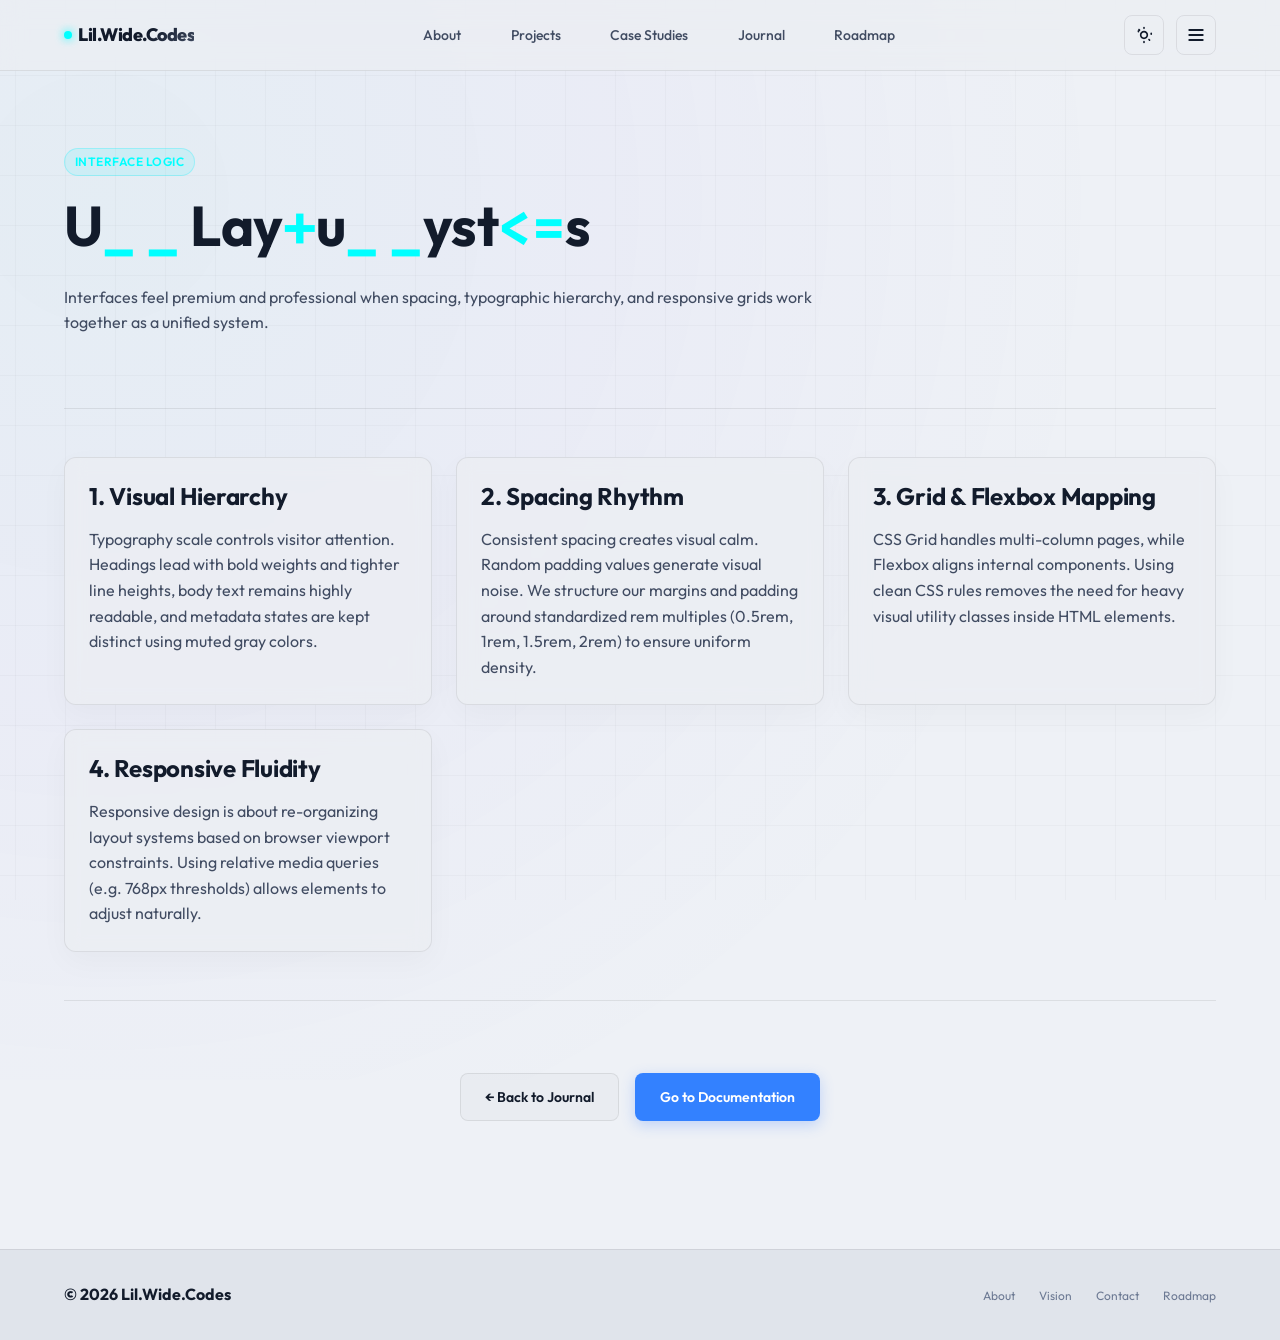
<file: pages/learn/ui-layout-systems.html>
<!doctype html>
<html lang="en">
  <head>
    <meta charset="UTF-8" />
    <meta name="viewport" content="width=device-width, initial-scale=1.0" />
    <title>UI & Layout Systems - Lil.Wide.Codes</title>
    <meta
      name="description"
      content="Spacing, layouts, responsive grids, and typography structures by Lil.Wide.Codes."
    />
    <link rel="stylesheet" href="../../assets/css/base.css" />
    <link rel="stylesheet" href="../../assets/css/layout.css" />
    <link rel="stylesheet" href="../../assets/css/components.css" />
    <link rel="stylesheet" href="../../assets/css/theme.css" />
  </head>
  <body>
    <!-- Scroll Progress Bar -->
    <div class="progress-bar"></div>

    <!-- Header -->
    <header class="site-header">
      <nav class="nav container">
        <div class="brand">
          <a href="../../index.html">
            <span class="brand-dot"></span>
            Lil.Wide.Codes
          </a>
        </div>
        <ul class="nav-links">
          <li><a href="../about.html">About</a></li>
          <li><a href="../projects.html">Projects</a></li>
          <li><a href="../case-studies.html">Case Studies</a></li>
          <li><a href="../learn.html">Journal</a></li>
          <li><a href="../roadmap.html">Roadmap</a></li>
        </ul>
        <div class="nav-actions">
          <button class="theme-toggle-btn" aria-label="Toggle Theme">
            <svg class="moon-icon" viewBox="0 0 24 24">
              <path d="M12.3 22h-.1c-5.5 0-10-4.5-10-10 0-4.8 3.5-8.9 8.2-9.8.6-.1 1.2.3 1.3.9.1.6-.3 1.2-.9 1.3-3.7.7-6.4 4-6.4 7.8 0 4.4 3.6 8 8 8 3.8 0 7.1-2.7 7.8-6.4.1-.6.7-1 1.3-.9.6.1 1 .7.9 1.3-.9 4.7-5 8.2-9.8 8.2z"/>
            </svg>
            <svg class="sun-icon" viewBox="0 0 24 24">
              <path d="M12 7c-2.76 0-5 2.24-5 5s2.24 5 5 5 5-2.24 5-5-2.24-5-5-5zm0 8c-1.65 0-3-1.35-3-3s1.35-3 3-3 3 1.35 3 3-1.35 3-3 3zm0-10c.55 0 1-.45 1-1V3c0-.55-.45-1-1-1s-1 .45-1 1v1c0 .55.45 1 1 1zm0 14c-.55 0-1 .45-1 1v1c0 .55.45 1 1 1s1-.45 1-1v-1c0-.55-.45-1-1-1zm8.66-10c-.55 0-1 .45-1 1v1c0 .55.45 1 1 1s1-.45 1-1v-1c0-.55-.45-1-1-1zM5.34 6c-.55 0-1 .45-1 1v1c0 .55.45 1 1 1s1-.45 1-1V7c0-.55-.45-1-1-1zm13.32 10.66c-.39-.39-1.02-.39-1.41 0s-.39 1.02 0 1.41l.71.71c.39.39 1.02.39 1.41 0s.39-1.02 0-1.41l-.71-.71zm-12.02-12c-.39-.39-1.02-.39-1.41 0s-.39 1.02 0 1.41l.71.71c.39.39 1.02.39 1.41 0s.39-1.02 0-1.41l-.71-.71zm12.02 12c-.39-.39-1.02-.39-1.41 0s-.39 1.02 0 1.41l.71.71c.39.39 1.02.39 1.41 0s.39-1.02 0-1.41l-.71-.71zm-12.02-12c-.39-.39-1.02-.39-1.41 0s-.39 1.02 0 1.41l.71.71c.39.39 1.02.39 1.41 0s.39-1.02 0-1.41l-.71-.71z"/>
            </svg>
          </button>
          <button class="menu-toggle" aria-label="toggle menu">
            <svg viewBox="0 0 24 24" fill="none" stroke="currentColor" stroke-width="2.5" stroke-linecap="round">
              <line class="line line-top" x1="4" y1="6" x2="20" y2="6"></line>
              <line class="line line-middle" x1="4" y1="12" x2="20" y2="12"></line>
              <line class="line line-bottom" x1="4" y1="18" x2="20" y2="18"></line>
            </svg>
          </button>
        </div>
      </nav>
    </header>

    <!-- Fullscreen Menu Overlay -->
    <div class="nav-overlay">
      <div class="nav-overlay-content">
        <div class="overlay-group">
          <h3>Platform</h3>
          <ul>
            <li><a href="../products.html">Product Releases</a></li>
            <li><a href="../downloads.html">Downloads</a></li>
            <li><a href="../documentation.html">Documentation</a></li>
          </ul>
        </div>
        <div class="overlay-group">
          <h3>Engineering</h3>
          <ul>
            <li><a href="../projects.html">Project Showcase</a></li>
            <li><a href="../case-studies.html">Case Studies</a></li>
            <li><a href="../roadmap.html">Roadmap</a></li>
          </ul>
        </div>
        <div class="overlay-group">
          <h3>Philosophy</h3>
          <ul>
            <li><a href="../learn.html">Journal / Learn</a></li>
            <li><a href="../about.html">About Brand</a></li>
            <li><a href="../vision.html">Vision Plan</a></li>
            <li><a href="../contact.html">Contact Us</a></li>
          </ul>
        </div>
      </div>
    </div>

    <!-- Main Content -->
    <main>
      <!-- Page Hero -->
      <section class="container reveal-on-scroll">
        <span class="status-badge active" style="margin-bottom: var(--space-sm);">Interface logic</span>
        <h1 data-scramble>UI & Layout Systems</h1>
        <p>
          Interfaces feel premium and professional when spacing, typographic hierarchy, and responsive grids 
          work together as a unified system.
        </p>
      </section>

      <!-- Grid Content -->
      <section class="container">
        <div class="grid-2">
          
          <article class="card interactive-glow reveal-on-scroll">
            <div class="card-content">
              <h3>1. Visual Hierarchy</h3>
              <p style="margin-bottom: 0;">
                Typography scale controls visitor attention. Headings lead with bold weights and tighter line heights, 
                body text remains highly readable, and metadata states are kept distinct using muted gray colors.
              </p>
            </div>
          </article>

          <article class="card interactive-glow reveal-on-scroll">
            <div class="card-content">
              <h3>2. Spacing Rhythm</h3>
              <p style="margin-bottom: 0;">
                Consistent spacing creates visual calm. Random padding values generate visual noise. We structure 
                our margins and padding around standardized rem multiples (0.5rem, 1rem, 1.5rem, 2rem) 
                to ensure uniform density.
              </p>
            </div>
          </article>

          <article class="card interactive-glow reveal-on-scroll">
            <div class="card-content">
              <h3>3. Grid & Flexbox Mapping</h3>
              <p style="margin-bottom: 0;">
                CSS Grid handles multi-column pages, while Flexbox aligns internal components. Using clean CSS rules 
                removes the need for heavy visual utility classes inside HTML elements.
              </p>
            </div>
          </article>

          <article class="card interactive-glow reveal-on-scroll">
            <div class="card-content">
              <h3>4. Responsive Fluidity</h3>
              <p style="margin-bottom: 0;">
                Responsive design is about re-organizing layout systems based on browser viewport constraints. 
                Using relative media queries (e.g. 768px thresholds) allows elements to adjust naturally.
              </p>
            </div>
          </article>

        </div>
      </section>

      <!-- Back button -->
      <section class="container reveal-on-scroll" style="text-align: center;">
        <div class="btn-group" style="justify-content: center;">
          <a href="../learn.html" class="btn btn-secondary">← Back to Journal</a>
          <a href="../documentation.html" class="btn btn-primary">Go to Documentation</a>
        </div>
      </section>
    </main>

    <!-- Footer -->
    <footer class="site-footer">
      <div class="container footer-content">
        <div class="footer-logo">&copy; 2026 Lil.Wide.Codes</div>
        <ul class="footer-links">
          <li><a href="../about.html">About</a></li>
          <li><a href="../vision.html">Vision</a></li>
          <li><a href="../contact.html">Contact</a></li>
          <li><a href="../roadmap.html">Roadmap</a></li>
        </ul>
      </div>
    </footer>

    <!-- Scripts -->
    <script src="../../assets/js/navigation.js"></script>
    <script src="../../assets/js/main.js"></script>
  </body>
</html>
</file>
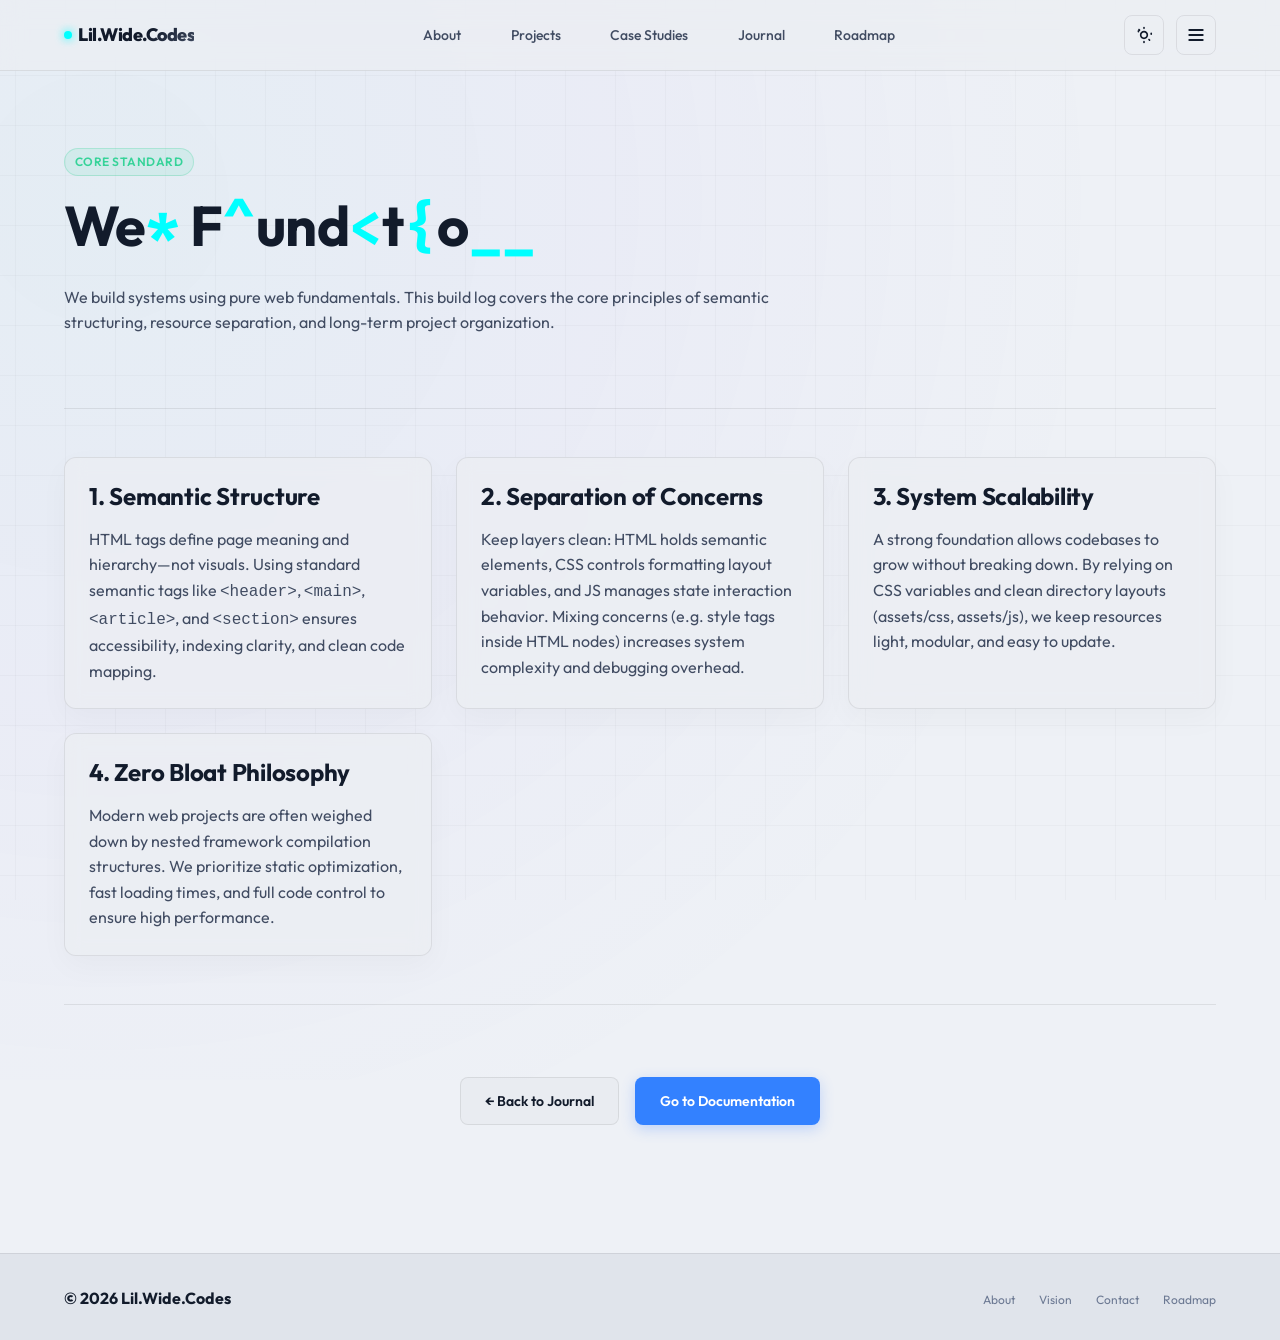
<file: pages/learn/web-foundations.html>
<!doctype html>
<html lang="en">
  <head>
    <meta charset="UTF-8" />
    <meta name="viewport" content="width=device-width, initial-scale=1.0" />
    <title>Web Foundations - Lil.Wide.Codes</title>
    <meta
      name="description"
      content="Core foundations of real-world web development, semantic structures, and standards."
    />
    <link rel="stylesheet" href="../../assets/css/base.css" />
    <link rel="stylesheet" href="../../assets/css/layout.css" />
    <link rel="stylesheet" href="../../assets/css/components.css" />
    <link rel="stylesheet" href="../../assets/css/theme.css" />
  </head>
  <body>
    <!-- Scroll Progress Bar -->
    <div class="progress-bar"></div>

    <!-- Header -->
    <header class="site-header">
      <nav class="nav container">
        <div class="brand">
          <a href="../../index.html">
            <span class="brand-dot"></span>
            Lil.Wide.Codes
          </a>
        </div>
        <ul class="nav-links">
          <li><a href="../about.html">About</a></li>
          <li><a href="../projects.html">Projects</a></li>
          <li><a href="../case-studies.html">Case Studies</a></li>
          <li><a href="../learn.html">Journal</a></li>
          <li><a href="../roadmap.html">Roadmap</a></li>
        </ul>
        <div class="nav-actions">
          <button class="theme-toggle-btn" aria-label="Toggle Theme">
            <svg class="moon-icon" viewBox="0 0 24 24">
              <path d="M12.3 22h-.1c-5.5 0-10-4.5-10-10 0-4.8 3.5-8.9 8.2-9.8.6-.1 1.2.3 1.3.9.1.6-.3 1.2-.9 1.3-3.7.7-6.4 4-6.4 7.8 0 4.4 3.6 8 8 8 3.8 0 7.1-2.7 7.8-6.4.1-.6.7-1 1.3-.9.6.1 1 .7.9 1.3-.9 4.7-5 8.2-9.8 8.2z"/>
            </svg>
            <svg class="sun-icon" viewBox="0 0 24 24">
              <path d="M12 7c-2.76 0-5 2.24-5 5s2.24 5 5 5 5-2.24 5-5-2.24-5-5-5zm0 8c-1.65 0-3-1.35-3-3s1.35-3 3-3 3 1.35 3 3-1.35 3-3 3zm0-10c.55 0 1-.45 1-1V3c0-.55-.45-1-1-1s-1 .45-1 1v1c0 .55.45 1 1 1zm0 14c-.55 0-1 .45-1 1v1c0 .55.45 1 1 1s1-.45 1-1v-1c0-.55-.45-1-1-1zm8.66-10c-.55 0-1 .45-1 1v1c0 .55.45 1 1 1s1-.45 1-1v-1c0-.55-.45-1-1-1zM5.34 6c-.55 0-1 .45-1 1v1c0 .55.45 1 1 1s1-.45 1-1V7c0-.55-.45-1-1-1zm13.32 10.66c-.39-.39-1.02-.39-1.41 0s-.39 1.02 0 1.41l.71.71c.39.39 1.02.39 1.41 0s.39-1.02 0-1.41l-.71-.71zm-12.02-12c-.39-.39-1.02-.39-1.41 0s-.39 1.02 0 1.41l.71.71c.39.39 1.02.39 1.41 0s.39-1.02 0-1.41l-.71-.71zm12.02 12c-.39-.39-1.02-.39-1.41 0s-.39 1.02 0 1.41l.71.71c.39.39 1.02.39 1.41 0s.39-1.02 0-1.41l-.71-.71zm-12.02-12c-.39-.39-1.02-.39-1.41 0s-.39 1.02 0 1.41l.71.71c.39.39 1.02.39 1.41 0s.39-1.02 0-1.41l-.71-.71z"/>
            </svg>
          </button>
          <button class="menu-toggle" aria-label="toggle menu">
            <svg viewBox="0 0 24 24" fill="none" stroke="currentColor" stroke-width="2.5" stroke-linecap="round">
              <line class="line line-top" x1="4" y1="6" x2="20" y2="6"></line>
              <line class="line line-middle" x1="4" y1="12" x2="20" y2="12"></line>
              <line class="line line-bottom" x1="4" y1="18" x2="20" y2="18"></line>
            </svg>
          </button>
        </div>
      </nav>
    </header>

    <!-- Fullscreen Menu Overlay -->
    <div class="nav-overlay">
      <div class="nav-overlay-content">
        <div class="overlay-group">
          <h3>Platform</h3>
          <ul>
            <li><a href="../products.html">Product Releases</a></li>
            <li><a href="../downloads.html">Downloads</a></li>
            <li><a href="../documentation.html">Documentation</a></li>
          </ul>
        </div>
        <div class="overlay-group">
          <h3>Engineering</h3>
          <ul>
            <li><a href="../projects.html">Project Showcase</a></li>
            <li><a href="../case-studies.html">Case Studies</a></li>
            <li><a href="../roadmap.html">Roadmap</a></li>
          </ul>
        </div>
        <div class="overlay-group">
          <h3>Philosophy</h3>
          <ul>
            <li><a href="../learn.html">Journal / Learn</a></li>
            <li><a href="../about.html">About Brand</a></li>
            <li><a href="../vision.html">Vision Plan</a></li>
            <li><a href="../contact.html">Contact Us</a></li>
          </ul>
        </div>
      </div>
    </div>

    <!-- Main Content -->
    <main>
      <!-- Page Hero -->
      <section class="container reveal-on-scroll">
        <span class="status-badge completed" style="margin-bottom: var(--space-sm);">Core standard</span>
        <h1 data-scramble>Web Foundations</h1>
        <p>
          We build systems using pure web fundamentals. This build log covers the core principles 
          of semantic structuring, resource separation, and long-term project organization.
        </p>
      </section>

      <!-- Core content -->
      <section class="container">
        <div class="grid-2">
          
          <article class="card interactive-glow reveal-on-scroll">
            <div class="card-content">
              <h3>1. Semantic Structure</h3>
              <p style="margin-bottom: 0;">
                HTML tags define page meaning and hierarchy—not visuals. Using standard semantic tags 
                like <code>&lt;header&gt;</code>, <code>&lt;main&gt;</code>, <code>&lt;article&gt;</code>, 
                and <code>&lt;section&gt;</code> ensures accessibility, indexing clarity, and clean code mapping.
              </p>
            </div>
          </article>

          <article class="card interactive-glow reveal-on-scroll">
            <div class="card-content">
              <h3>2. Separation of Concerns</h3>
              <p style="margin-bottom: 0;">
                Keep layers clean: HTML holds semantic elements, CSS controls formatting layout variables, 
                and JS manages state interaction behavior. Mixing concerns (e.g. style tags inside HTML nodes) 
                increases system complexity and debugging overhead.
              </p>
            </div>
          </article>

          <article class="card interactive-glow reveal-on-scroll">
            <div class="card-content">
              <h3>3. System Scalability</h3>
              <p style="margin-bottom: 0;">
                A strong foundation allows codebases to grow without breaking down. By relying on CSS variables 
                and clean directory layouts (assets/css, assets/js), we keep resources light, modular, 
                and easy to update.
              </p>
            </div>
          </article>

          <article class="card interactive-glow reveal-on-scroll">
            <div class="card-content">
              <h3>4. Zero Bloat Philosophy</h3>
              <p style="margin-bottom: 0;">
                Modern web projects are often weighed down by nested framework compilation structures. 
                We prioritize static optimization, fast loading times, and full code control to ensure high performance.
              </p>
            </div>
          </article>

        </div>
      </section>

      <!-- Back button -->
      <section class="container reveal-on-scroll" style="text-align: center;">
        <div class="btn-group" style="justify-content: center;">
          <a href="../learn.html" class="btn btn-secondary">← Back to Journal</a>
          <a href="../documentation.html" class="btn btn-primary">Go to Documentation</a>
        </div>
      </section>
    </main>

    <!-- Footer -->
    <footer class="site-footer">
      <div class="container footer-content">
        <div class="footer-logo">&copy; 2026 Lil.Wide.Codes</div>
        <ul class="footer-links">
          <li><a href="../about.html">About</a></li>
          <li><a href="../vision.html">Vision</a></li>
          <li><a href="../contact.html">Contact</a></li>
          <li><a href="../roadmap.html">Roadmap</a></li>
        </ul>
      </div>
    </footer>

    <!-- Scripts -->
    <script src="../../assets/js/navigation.js"></script>
    <script src="../../assets/js/main.js"></script>
  </body>
</html>
</file>
<file: assets/css/base.css>
/* BASE CSS - Lil.Wide.Codes V3 | Purpose: Reset, design system, theme variables, typography */

@import url('https://fonts.googleapis.com/css2?family=Fira+Code:wght@400;500&family=Outfit:wght@300;400;500;600;700;800&display=swap');

/* CSS VARIABLES */
:root {
  /* HSL Color System - Default Dark Theme */
  --bg-raw: 224 25% 5%;
  --surface-raw: 224 20% 9%;
  --surface-hover-raw: 224 18% 13%;
  --accent-cyan-raw: 180 100% 50%;
  --accent-blue-raw: 217 100% 60%;
  --accent-purple-raw: 263 90% 65%;
  --accent-orange-raw: 16 100% 60%;
  
  --color-bg: hsl(var(--bg-raw));
  --color-surface: hsl(var(--surface-raw));
  --color-surface-hover: hsl(var(--surface-hover-raw));
  --color-surface-glass: rgba(13, 17, 25, 0.7);
  
  --color-text-primary: hsl(220 30% 96%);
  --color-text-secondary: hsl(218 15% 75%);
  --color-text-muted: hsl(218 12% 50%);
  
  --color-accent-cyan: hsl(var(--accent-cyan-raw));
  --color-accent-blue: hsl(var(--accent-blue-raw));
  --color-accent-purple: hsl(var(--accent-purple-raw));
  --color-accent-orange: hsl(var(--accent-orange-raw));
  
  --color-border: rgba(255, 255, 255, 0.08);
  --color-border-glow: rgba(0, 242, 254, 0.15);
  
  /* Fonts */
  --font-primary: 'Outfit', system-ui, -apple-system, sans-serif;
  --font-mono: 'Fira Code', monospace;

  /* Layout */
  --max-width: 1200px;
  --transition-smooth: all 0.3s cubic-bezier(0.4, 0, 0.2, 1);
  --transition-fast: all 0.15s ease;

  /* Sizes */
  --text-xs: 0.75rem;
  --text-sm: 0.875rem;
  --text-md: 1rem;
  --text-lg: 1.125rem;
  --text-xl: 1.5rem;
  --text-xxl: 2.25rem;
  --text-xxxl: 3.5rem;

  --space-xs: 0.5rem;
  --space-sm: 1rem;
  --space-md: 1.5rem;
  --space-lg: 2rem;
  --space-xl: 3rem;
  --space-xxl: 5rem;
}

/* Light Theme Variable Overrides */
body.light-theme {
  --bg-raw: 220 30% 95%;
  --surface-raw: 220 20% 90%;
  --surface-hover-raw: 220 18% 84%;
  --accent-cyan-raw: 195 100% 40%;
  --accent-blue-raw: 217 100% 45%;
  --accent-purple-raw: 263 70% 50%;
  --accent-orange-raw: 16 95% 45%;
  
  --color-bg: hsl(var(--bg-raw));
  --color-surface: hsl(var(--surface-raw));
  --color-surface-hover: hsl(var(--surface-hover-raw));
  --color-surface-glass: rgba(235, 238, 243, 0.8);
  
  --color-text-primary: hsl(220 40% 12%);
  --color-text-secondary: hsl(220 20% 32%);
  --color-text-muted: hsl(220 15% 50%);
  
  --color-border: rgba(0, 0, 0, 0.08);
  --color-border-glow: rgba(0, 150, 200, 0.2);
}

/* RESET */
*,
*::before,
*::after {
  box-sizing: border-box;
  margin: 0;
  padding: 0;
}

html {
  scroll-behavior: smooth;
  height: 100%;
}

body {
  font-family: var(--font-primary);
  background-color: var(--color-bg);
  color: var(--color-text-primary);
  line-height: 1.6;
  -webkit-font-smoothing: antialiased;
  font-size: var(--text-md);
  min-height: 100%;
  overflow-x: hidden;
  position: relative;
}

/* Theme Switching Smooth Fade */
body, header, footer, section, .card, .project-card, .case-card, .learn-card, .terminal-window, .nav-overlay, .btn, .nav-links a {
  transition: background-color 0.35s ease, color 0.35s ease, border-color 0.35s ease, box-shadow 0.35s ease;
}

/* Custom Scrollbar */
::-webkit-scrollbar {
  width: 8px;
}
::-webkit-scrollbar-track {
  background: var(--color-bg);
}
::-webkit-scrollbar-thumb {
  background: rgba(120, 120, 120, 0.2);
  border-radius: 4px;
}
::-webkit-scrollbar-thumb:hover {
  background: var(--color-accent-blue);
}

/* TYPOGRAPHY */
h1, h2, h3, h4, h5, h6 {
  font-family: var(--font-primary);
  font-weight: 700;
  line-height: 1.2;
  letter-spacing: -0.01em;
  color: var(--color-text-primary);
}

h1 {
  font-size: clamp(2.2rem, 5vw, var(--text-xxxl));
  margin-bottom: var(--space-md);
}

h2 {
  font-size: clamp(1.6rem, 3vw, var(--text-xxl));
  margin-bottom: var(--space-md);
}

h3 {
  font-size: var(--text-xl);
  margin-bottom: var(--space-sm);
}

p {
  color: var(--color-text-secondary);
  margin-bottom: var(--space-md);
  max-width: 68ch;
}

/* Links */
a {
  color: var(--color-text-primary);
  text-decoration: none;
}

/* UTILITIES */
.container {
  width: 90%;
  max-width: var(--max-width);
  margin-inline: auto;
}

.mono {
  font-family: var(--font-mono);
}

.text-gradient {
  background: linear-gradient(135deg, var(--color-accent-cyan), var(--color-accent-blue) 50%, var(--color-accent-purple));
  -webkit-background-clip: text;
  -webkit-text-fill-color: transparent;
  background-clip: text;
}

.text-gradient-orange {
  background: linear-gradient(135deg, var(--color-accent-orange), #ff416c);
  -webkit-background-clip: text;
  -webkit-text-fill-color: transparent;
  background-clip: text;
}

.muted-text {
  color: var(--color-text-muted);
}

.interactive-glow {
  position: relative;
  overflow: hidden;
}
</file>
<file: assets/css/layout.css>
/* LAYOUT CSS - Lil.Wide.Codes V3 | Purpose: Structure, Spacing, Navigation Overlay & Theme Toggles */

/* Section Spacing */
section {
  padding-block: var(--space-xl);
  position: relative;
}

section + section {
  border-top: 1px solid var(--color-border);
}

/* Site Header */
.site-header {
  position: fixed;
  top: 0;
  left: 0;
  width: 100%;
  z-index: 900;
  background: rgba(6, 8, 14, 0.7);
  backdrop-filter: blur(12px);
  -webkit-backdrop-filter: blur(12px);
  border-bottom: 1px solid var(--color-border);
  transition: background-color 0.3s ease, border-color 0.3s ease, padding 0.3s ease;
}

body.light-theme .site-header {
  background: rgba(235, 238, 243, 0.7);
}

.site-header.scrolled {
  background: rgba(6, 8, 14, 0.9);
  padding-block: var(--space-xs);
  box-shadow: 0 10px 30px rgba(0, 0, 0, 0.3);
}

body.light-theme .site-header.scrolled {
  background: rgba(235, 238, 243, 0.95);
  box-shadow: 0 10px 30px rgba(0, 0, 0, 0.05);
}

.nav {
  display: flex;
  justify-content: space-between;
  align-items: center;
  height: 70px;
}

/* Logo / Brand */
.brand {
  display: flex;
  align-items: center;
  gap: 0.5rem;
}

.brand a {
  font-size: var(--text-lg);
  font-weight: 800;
  letter-spacing: -0.5px;
  background: linear-gradient(135deg, var(--color-text-primary) 60%, var(--color-text-secondary));
  -webkit-background-clip: text;
  -webkit-text-fill-color: transparent;
  display: flex;
  align-items: center;
  gap: 0.4rem;
}

.brand-dot {
  width: 8px;
  height: 8px;
  background-color: var(--color-accent-cyan);
  border-radius: 50%;
  box-shadow: 0 0 10px var(--color-accent-cyan);
  display: inline-block;
  animation: pulse 2s infinite;
}

@keyframes pulse {
  0% {
    transform: scale(0.9);
    opacity: 0.6;
    box-shadow: 0 0 0 0 rgba(0, 242, 254, 0.4);
  }
  70% {
    transform: scale(1);
    opacity: 1;
    box-shadow: 0 0 0 8px rgba(0, 242, 254, 0);
  }
  100% {
    transform: scale(0.9);
    opacity: 0.6;
    box-shadow: 0 0 0 0 rgba(0, 242, 254, 0);
  }
}

/* Desktop Nav Link List */
.nav-links {
  display: flex;
  gap: var(--space-md);
  list-style: none;
  align-items: center;
}

.nav-links a {
  font-size: var(--text-sm);
  font-weight: 500;
  color: var(--color-text-secondary);
  padding: 0.5rem 0.8rem;
  border-radius: 6px;
  position: relative;
  transition: var(--transition-fast);
}

.nav-links a:hover {
  color: var(--color-text-primary);
}

.nav-links a::after {
  content: "";
  position: absolute;
  bottom: 0;
  left: 50%;
  transform: translateX(-50%);
  width: 0;
  height: 2px;
  background-color: var(--color-accent-cyan);
  transition: var(--transition-fast);
}

.nav-links a:hover::after,
.nav-links a.active::after {
  width: 80%;
}

.nav-links a.active {
  color: var(--color-text-primary);
}

/* Header actions */
.nav-actions {
  display: flex;
  align-items: center;
  gap: 0.75rem;
}

/* Theme Toggle Button */
.theme-toggle-btn {
  background: none;
  border: 1px solid var(--color-border);
  color: var(--color-text-primary);
  cursor: pointer;
  width: 40px;
  height: 40px;
  display: flex;
  align-items: center;
  justify-content: center;
  border-radius: 8px;
  transition: var(--transition-fast);
}

.theme-toggle-btn:hover {
  background: rgba(255, 255, 255, 0.05);
  border-color: var(--color-accent-cyan);
  color: var(--color-accent-cyan);
}

body.light-theme .theme-toggle-btn:hover {
  background: rgba(0, 0, 0, 0.04);
}

.theme-toggle-btn svg {
  width: 20px;
  height: 20px;
  fill: currentColor;
  transition: transform 0.5s cubic-bezier(0.4, 0, 0.2, 1);
}

.theme-toggle-btn:hover svg {
  transform: rotate(45deg);
}

.theme-toggle-btn .sun-icon {
  display: none;
}

body.light-theme .theme-toggle-btn .moon-icon {
  display: none;
}

body.light-theme .theme-toggle-btn .sun-icon {
  display: block;
}

/* Morphing Hamburger Menu Toggle */
.menu-toggle {
  background: none;
  border: 1px solid var(--color-border);
  color: var(--color-text-primary);
  cursor: pointer;
  width: 40px;
  height: 40px;
  display: flex;
  align-items: center;
  justify-content: center;
  border-radius: 8px;
  transition: var(--transition-fast);
  position: relative;
  z-index: 999;
}

.menu-toggle:hover {
  background: rgba(255, 255, 255, 0.05);
  border-color: var(--color-accent-blue);
  color: var(--color-accent-cyan);
}

body.light-theme .menu-toggle:hover {
  background: rgba(0, 0, 0, 0.04);
}

.menu-toggle svg {
  width: 20px;
  height: 20px;
  transition: transform 0.3s ease;
}

.menu-toggle .line {
  transition: transform 0.3s ease, opacity 0.2s ease;
  transform-origin: center;
}

.menu-toggle.open .line-top {
  transform: translateY(6px) rotate(45deg);
}

.menu-toggle.open .line-middle {
  opacity: 0;
}

.menu-toggle.open .line-bottom {
  transform: translateY(-6px) rotate(-45deg);
}

/* Fullscreen Navigation Overlay */
.nav-overlay {
  position: fixed;
  top: 0;
  left: 0;
  width: 100vw;
  height: 100vh;
  background: rgba(6, 8, 14, 0.98);
  backdrop-filter: blur(20px);
  -webkit-backdrop-filter: blur(20px);
  z-index: 950;
  display: flex;
  align-items: center;
  justify-content: center;
  opacity: 0;
  pointer-events: none;
  transition: opacity 0.4s cubic-bezier(0.4, 0, 0.2, 1);
}

body.light-theme .nav-overlay {
  background: rgba(235, 238, 243, 0.98);
}

.nav-overlay.open {
  opacity: 1;
  pointer-events: auto;
}

.nav-overlay-content {
  width: 90%;
  max-width: var(--max-width);
  display: grid;
  grid-template-columns: repeat(auto-fit, minmax(250px, 1fr));
  gap: var(--space-xl);
  transform: translateY(40px);
  transition: transform 0.4s cubic-bezier(0.18, 0.89, 0.32, 1.28);
}

.nav-overlay.open .nav-overlay-content {
  transform: translateY(0);
}

.overlay-group {
  display: flex;
  flex-direction: column;
}

.overlay-group h3 {
  font-size: var(--text-sm);
  text-transform: uppercase;
  letter-spacing: 2px;
  color: var(--color-text-muted);
  border-bottom: 1px solid var(--color-border);
  padding-bottom: 0.5rem;
  margin-bottom: var(--space-sm);
}

.overlay-group ul {
  list-style: none;
  display: flex;
  flex-direction: column;
  gap: var(--space-xs);
}

.overlay-group a {
  font-size: var(--text-lg);
  font-weight: 600;
  color: var(--color-text-secondary);
  display: inline-block;
  padding-block: 0.2rem;
  transition: var(--transition-fast);
}

.overlay-group a:hover {
  color: var(--color-accent-cyan);
  transform: translateX(6px);
}

/* Page Layout Structure */
main {
  padding-top: 100px;
}

/* Grids and Flexboxes */
.grid-2 {
  display: grid;
  grid-template-columns: repeat(auto-fit, minmax(320px, 1fr));
  gap: var(--space-md);
}

.grid-3 {
  display: grid;
  grid-template-columns: repeat(auto-fit, minmax(300px, 1fr));
  gap: var(--space-md);
}

.flex-row {
  display: flex;
  justify-content: space-between;
  align-items: center;
  flex-wrap: wrap;
  gap: 1rem;
}

/* Footer layout */
.site-footer {
  padding-block: var(--space-lg);
  border-top: 1px solid var(--color-border);
  background: var(--color-surface);
  margin-top: var(--space-xxl);
}

.footer-content {
  display: flex;
  justify-content: space-between;
  align-items: center;
  flex-wrap: wrap;
  gap: var(--space-sm);
}

.footer-logo {
  font-weight: 700;
}

.footer-links {
  display: flex;
  gap: var(--space-md);
  list-style: none;
}

.footer-links a {
  font-size: var(--text-xs);
  color: var(--color-text-muted);
}

.footer-links a:hover {
  color: var(--color-text-primary);
}

/* Scroll reveal classes */
.reveal-on-scroll {
  opacity: 0;
  transform: translateY(30px);
  transition: opacity 0.8s cubic-bezier(0.4, 0, 0.2, 1), transform 0.8s cubic-bezier(0.4, 0, 0.2, 1);
}

.reveal-on-scroll.revealed {
  opacity: 1;
  transform: translateY(0);
}

/* Mobile responsive layout */
@media (max-width: 768px) {
  .nav-links {
    display: none;
  }
  
  .site-header {
    height: 60px;
  }
  
  .nav {
    height: 60px;
  }
  
  main {
    padding-top: 80px;
  }
  
  .nav-overlay-content {
    grid-template-columns: 1fr;
    gap: var(--space-md);
    padding: var(--space-lg);
    max-height: 80vh;
    overflow-y: auto;
  }
  
  .overlay-group h3 {
    margin-bottom: var(--space-xs);
  }
  
  .overlay-group a {
    font-size: var(--text-md);
  }
  
  .footer-content {
    flex-direction: column;
    text-align: center;
    gap: var(--space-sm);
  }
  
  .footer-links {
    justify-content: center;
    flex-wrap: wrap;
  }
}
</file>
<file: assets/css/components.css>
/* COMPONENTS CSS - Lil.Wide.Codes V3 | Purpose: Glass cards, terminal, changelogs, timelines, sandbox & banners */

/* BUTTONS */
.btn {
  display: inline-flex;
  align-items: center;
  justify-content: center;
  gap: 0.5rem;
  padding: 0.75rem 1.5rem;
  font-size: var(--text-sm);
  font-weight: 600;
  border-radius: 8px;
  cursor: pointer;
  transition: var(--transition-fast);
  border: 1px solid transparent;
}

.btn-primary {
  background-color: var(--color-accent-blue);
  color: #fff;
  box-shadow: 0 4px 14px rgba(79, 140, 255, 0.3);
}

.btn-primary:hover {
  background-color: #3b7be3;
  transform: translateY(-2px);
  box-shadow: 0 6px 20px rgba(79, 140, 255, 0.4);
}

.btn-secondary {
  background: rgba(255, 255, 255, 0.04);
  color: var(--color-text-primary);
  border: 1px solid var(--color-border);
}

.btn-secondary:hover {
  background: rgba(255, 255, 255, 0.08);
  border-color: var(--color-accent-cyan);
  transform: translateY(-2px);
}

body.light-theme .btn-secondary {
  background: rgba(0, 0, 0, 0.02);
}
body.light-theme .btn-secondary:hover {
  background: rgba(0, 0, 0, 0.05);
}

.btn-group {
  display: flex;
  gap: 1rem;
  flex-wrap: wrap;
  margin-top: var(--space-md);
}

/* CARDS */
.card, .project-card, .case-card, .learn-card {
  background: var(--color-surface-glass);
  border: 1px solid var(--color-border);
  border-radius: 12px;
  padding: var(--space-md);
  box-shadow: 0 10px 30px rgba(0, 0, 0, 0.2);
  transition: var(--transition-smooth);
  position: relative;
  overflow: hidden;
  backdrop-filter: blur(10px);
  -webkit-backdrop-filter: blur(10px);
}

body.light-theme .card, body.light-theme .project-card, body.light-theme .case-card, body.light-theme .learn-card {
  box-shadow: 0 10px 30px rgba(0, 0, 0, 0.03);
}

.card:hover, .project-card:hover, .case-card:hover, .learn-card:hover {
  transform: translateY(-5px);
  border-color: rgba(0, 242, 254, 0.25);
  box-shadow: 0 15px 35px rgba(0, 242, 254, 0.05);
}

.card.muted, .project-card.muted, .case-card.muted, .learn-card.muted {
  opacity: 0.6;
}

/* Spotlight Glow Effect (Requires JS) */
.interactive-glow::before {
  content: "";
  position: absolute;
  top: 0;
  left: 0;
  width: 100%;
  height: 100%;
  background: radial-gradient(
    600px circle at var(--mouse-x, 0px) var(--mouse-y, 0px),
    rgba(0, 242, 254, 0.08),
    transparent 40%
  );
  z-index: 1;
  pointer-events: none;
  opacity: 0;
  transition: opacity 0.5s ease;
}

body.light-theme .interactive-glow::before {
  background: radial-gradient(
    600px circle at var(--mouse-x, 0px) var(--mouse-y, 0px),
    rgba(0, 150, 200, 0.05),
    transparent 40%
  );
}

.interactive-glow:hover::before {
  opacity: 1;
}

.card-content {
  position: relative;
  z-index: 2;
}

/* METRICS STATUS DASHBOARD (Homepage V3) */
.metrics-grid {
  display: grid;
  grid-template-columns: repeat(auto-fit, minmax(220px, 1fr));
  gap: var(--space-md);
  margin-top: var(--space-md);
}

.metric-card {
  text-align: center;
  padding: var(--space-md) var(--space-sm);
}

.metric-value {
  font-size: var(--text-xxl);
  font-weight: 800;
  color: var(--color-accent-cyan);
  margin-bottom: var(--space-xs);
  line-height: 1;
  font-family: var(--font-mono);
}

.metric-label {
  font-size: var(--text-xs);
  text-transform: uppercase;
  letter-spacing: 1px;
  color: var(--color-text-muted);
  font-weight: 600;
}

/* TECH STACKS */
.tech-stack {
  display: flex;
  gap: 0.5rem;
  flex-wrap: wrap;
  list-style: none;
  margin-block: var(--space-sm);
}

.tech-stack li {
  font-size: var(--text-xs);
  font-family: var(--font-mono);
  font-weight: 500;
  padding: 0.25rem 0.6rem;
  border-radius: 6px;
  background: rgba(255, 255, 255, 0.05);
  border: 1px solid rgba(255, 255, 255, 0.06);
  color: var(--color-text-secondary);
}

body.light-theme .tech-stack li {
  background: rgba(0, 0, 0, 0.03);
  border-color: rgba(0, 0, 0, 0.05);
}

/* STATUS BADGE */
.status-badge {
  display: inline-flex;
  align-items: center;
  gap: 0.35rem;
  font-size: var(--text-xs);
  font-weight: 600;
  padding: 0.2rem 0.6rem;
  border-radius: 999px;
  text-transform: uppercase;
  letter-spacing: 0.5px;
}

.status-badge.active {
  background: rgba(0, 242, 254, 0.1);
  color: var(--color-accent-cyan);
  border: 1px solid rgba(0, 242, 254, 0.25);
}

.status-badge.completed {
  background: rgba(54, 211, 153, 0.1);
  color: #36d399;
  border: 1px solid rgba(54, 211, 153, 0.25);
}

.status-badge.planned {
  background: rgba(255, 178, 0, 0.1);
  color: #ffb200;
  border: 1px solid rgba(255, 178, 0, 0.25);
}

.status-badge.vision {
  background: rgba(181, 99, 255, 0.1);
  color: var(--color-accent-purple);
  border: 1px solid rgba(181, 99, 255, 0.25);
}

/* TERMINAL WIDGET */
.terminal-window {
  background: #080c14;
  border: 1px solid var(--color-border);
  border-radius: 12px;
  box-shadow: 0 20px 50px rgba(0, 0, 0, 0.4);
  font-family: var(--font-mono);
  overflow: hidden;
  max-width: 800px;
  margin-inline: auto;
  margin-top: var(--space-xl);
}

body.light-theme .terminal-window {
  background: #f1f3f6;
  box-shadow: 0 10px 30px rgba(0, 0, 0, 0.05);
}

.terminal-header {
  background: rgba(255, 255, 255, 0.02);
  border-bottom: 1px solid var(--color-border);
  padding: var(--space-xs) var(--space-sm);
  display: flex;
  justify-content: space-between;
  align-items: center;
}

.terminal-dots {
  display: flex;
  gap: 6px;
}

.terminal-dot {
  width: 12px;
  height: 12px;
  border-radius: 50%;
}

.terminal-dot.red { background: #ff5f56; }
.terminal-dot.yellow { background: #ffbd2e; }
.terminal-dot.green { background: #27c93f; }

.terminal-title {
  color: var(--color-text-muted);
  font-size: var(--text-xs);
}

.terminal-body {
  padding: var(--space-sm);
  height: 320px;
  overflow-y: auto;
  font-size: var(--text-sm);
  color: var(--color-text-secondary);
  line-height: 1.5;
  display: flex;
  flex-direction: column;
  gap: 0.4rem;
}

.terminal-line {
  word-break: break-all;
}

.terminal-output {
  color: var(--color-text-primary);
}

.terminal-input-line {
  display: flex;
  align-items: center;
  gap: 0.5rem;
}

.terminal-prompt {
  color: var(--color-accent-cyan);
  font-weight: bold;
}

.terminal-text-input {
  background: transparent;
  border: none;
  color: var(--color-text-primary);
  font-family: var(--font-mono);
  font-size: var(--text-sm);
  outline: none;
  flex-grow: 1;
}

/* ROADMAP TIMELINE */
.timeline {
  position: relative;
  max-width: 800px;
  margin: var(--space-xl) auto 0;
  padding-left: var(--space-lg);
}

.timeline::before {
  content: "";
  position: absolute;
  left: 0;
  top: 0;
  width: 2px;
  height: 100%;
  background: linear-gradient(180deg, var(--color-accent-cyan), var(--color-accent-blue), var(--color-border));
}

.timeline-item {
  position: relative;
  margin-bottom: var(--space-xl);
}

.timeline-dot-marker {
  position: absolute;
  left: calc(-1 * var(--space-lg) - 5px);
  top: 6px;
  width: 12px;
  height: 12px;
  border-radius: 50%;
  background-color: var(--color-bg);
  border: 3px solid var(--color-accent-cyan);
  box-shadow: 0 0 8px var(--color-accent-cyan);
  transition: var(--transition-smooth);
}

.timeline-item:hover .timeline-dot-marker {
  transform: scale(1.3);
  border-color: var(--color-accent-blue);
  box-shadow: 0 0 12px var(--color-accent-blue);
}

.timeline-header {
  display: flex;
  align-items: center;
  justify-content: space-between;
  flex-wrap: wrap;
  gap: var(--space-xs);
  margin-bottom: var(--space-xs);
}

.timeline-content {
  padding-left: var(--space-xs);
}

.timeline-content ul {
  list-style: none;
  margin-top: var(--space-xs);
}

.timeline-content li {
  position: relative;
  padding-left: var(--space-sm);
  margin-bottom: 0.4rem;
  color: var(--color-text-secondary);
  font-size: var(--text-sm);
}

.timeline-content li::before {
  content: "→";
  position: absolute;
  left: 0;
  color: var(--color-accent-cyan);
}

/* LINEAR-STYLE CHANGELOG STREAM */
.changelog-stream {
  margin-top: var(--space-xl);
  display: flex;
  flex-direction: column;
  gap: var(--space-lg);
  max-width: 800px;
  margin-inline: auto;
}

.changelog-row {
  display: grid;
  grid-template-columns: 140px 1fr;
  gap: var(--space-md);
  align-items: start;
}

@media (max-width: 600px) {
  .changelog-row {
    grid-template-columns: 1fr;
    gap: var(--space-xs);
  }
  .changelog-date {
    margin-bottom: 0.2rem;
  }
}

.changelog-date {
  font-family: var(--font-mono);
  font-size: var(--text-sm);
  color: var(--color-accent-cyan);
  font-weight: bold;
  display: flex;
  align-items: center;
  gap: 0.5rem;
  white-space: nowrap;
}

.changelog-date::before {
  content: "";
  display: inline-block;
  width: 6px;
  height: 6px;
  border-radius: 50%;
  background: var(--color-accent-cyan);
  box-shadow: 0 0 6px var(--color-accent-cyan);
}

.changelog-card {
  padding: var(--space-sm) var(--space-md);
  border-radius: 8px;
}

.changelog-card h4 {
  font-size: var(--text-md);
  margin-bottom: 0.4rem;
  color: var(--color-text-primary);
}

.changelog-card p {
  font-size: var(--text-sm);
  margin-bottom: 0;
}

/* INTERACTIVE CODE SANDBOX RUNNER (Docs V3) */
.code-sandbox {
  border: 1px solid var(--color-border);
  border-radius: 8px;
  background: var(--color-surface);
  overflow: hidden;
  margin-top: var(--space-sm);
}

.sandbox-header {
  background: rgba(255, 255, 255, 0.01);
  padding: 0.5rem 1rem;
  border-bottom: 1px solid var(--color-border);
  display: flex;
  justify-content: space-between;
  align-items: center;
}

.sandbox-lang {
  font-family: var(--font-mono);
  font-size: var(--text-xs);
  color: var(--color-text-muted);
}

.sandbox-run-btn {
  background: var(--color-accent-cyan);
  color: #06080e;
  border: none;
  padding: 0.25rem 0.6rem;
  font-size: var(--text-xs);
  font-weight: bold;
  border-radius: 4px;
  cursor: pointer;
  transition: var(--transition-fast);
}

.sandbox-run-btn:hover {
  background: var(--color-accent-blue);
  color: #fff;
}

.sandbox-editor {
  padding: 1rem;
  font-family: var(--font-mono);
  font-size: var(--text-sm);
  color: var(--color-text-secondary);
  background: rgba(0, 0, 0, 0.15);
  border-bottom: 1px solid var(--color-border);
  overflow-x: auto;
}

.sandbox-output {
  padding: 0.75rem 1rem;
  font-family: var(--font-mono);
  font-size: var(--text-xs);
  color: var(--color-text-primary);
  background: rgba(0, 0, 0, 0.3);
  min-height: 40px;
  display: none;
  animation: slideDown 0.2s ease-out;
}

.sandbox-output.open {
  display: block;
}

/* SVG INTERACTIVE FLOWCHARTS (Case Studies V3) */
.svg-blueprint-container {
  background: var(--color-surface-glass);
  border: 1px solid var(--color-border);
  border-radius: 12px;
  padding: var(--space-md);
  margin-top: var(--space-md);
  display: flex;
  flex-direction: column;
  align-items: center;
  gap: var(--space-md);
}

.blueprint-svg {
  width: 100%;
  max-width: 650px;
  height: auto;
}

.blueprint-node {
  cursor: pointer;
  transition: transform 0.2s ease;
}

.blueprint-node rect {
  fill: var(--color-surface);
  stroke: var(--color-border);
  stroke-width: 1.5px;
  transition: var(--transition-fast);
}

.blueprint-node text {
  fill: var(--color-text-secondary);
  font-family: var(--font-primary);
  font-weight: 600;
  font-size: 14px;
  transition: var(--transition-fast);
}

.blueprint-node:hover rect, .blueprint-node.active rect {
  stroke: var(--color-accent-cyan);
  fill: rgba(0, 242, 254, 0.05);
}

.blueprint-node:hover text, .blueprint-node.active text {
  fill: var(--color-text-primary);
}

.blueprint-line {
  stroke: var(--color-border);
  stroke-width: 2px;
  fill: none;
  stroke-dasharray: 4;
  animation: flowLine 20s linear infinite;
}

@keyframes flowLine {
  to {
    stroke-dashoffset: -200;
  }
}

.blueprint-info-pane {
  width: 100%;
  background: rgba(0, 0, 0, 0.2);
  border-radius: 8px;
  padding: var(--space-sm) var(--space-md);
  border-left: 3px solid var(--color-accent-cyan);
  min-height: 80px;
}

.blueprint-info-pane h4 {
  color: var(--color-accent-cyan);
  font-size: var(--text-md);
  margin-bottom: 0.25rem;
}

.blueprint-info-pane p {
  margin-bottom: 0;
  font-size: var(--text-sm);
}

/* OFFLINE PWA BANNER ALERT */
.offline-banner {
  position: fixed;
  top: 0;
  left: 0;
  width: 100vw;
  background: var(--color-accent-orange);
  color: #fff;
  text-align: center;
  font-size: var(--text-xs);
  font-weight: bold;
  padding-block: 0.35rem;
  z-index: 1001;
  display: none;
  box-shadow: 0 2px 10px rgba(0,0,0,0.2);
}

.offline-banner.visible {
  display: block;
}

/* CASE STUDY DETAILS ACCORDION */
.case-card details {
  margin-top: var(--space-xs);
}

.case-card summary {
  cursor: pointer;
  font-weight: 600;
  color: var(--color-accent-cyan);
  outline: none;
  user-select: none;
  padding-block: var(--space-xs);
}

.case-card details[open] summary {
  border-bottom: 1px solid var(--color-border);
  margin-bottom: var(--space-sm);
}

.case-body {
  display: flex;
  flex-direction: column;
  gap: var(--space-sm);
  animation: slideDown 0.3s ease-out;
}

@keyframes slideDown {
  from { opacity: 0; transform: translateY(-10px); }
  to { opacity: 1; transform: translateY(0); }
}

.case-body h4 {
  font-size: var(--text-md);
  text-transform: uppercase;
  letter-spacing: 1px;
  color: var(--color-accent-blue);
  margin-top: var(--space-xs);
}

.case-body ul {
  list-style: none;
}

.case-body li {
  position: relative;
  padding-left: var(--space-sm);
  margin-bottom: 0.25rem;
  color: var(--color-text-secondary);
}

.case-body li::before {
  content: "■";
  font-size: 6px;
  position: absolute;
  left: 0;
  top: 10px;
  color: var(--color-accent-cyan);
}

/* INTERACTIVE FORM FIELDS */
.form-group {
  margin-bottom: var(--space-md);
}

.form-label {
  display: block;
  font-size: var(--text-xs);
  text-transform: uppercase;
  letter-spacing: 1px;
  color: var(--color-text-muted);
  margin-bottom: var(--space-xs);
  font-weight: 600;
}

.form-input, .form-textarea {
  width: 100%;
  background: var(--color-surface);
  border: 1px solid var(--color-border);
  border-radius: 8px;
  padding: 0.75rem 1rem;
  color: var(--color-text-primary);
  font-family: var(--font-primary);
  font-size: var(--text-md);
  outline: none;
  transition: var(--transition-fast);
}

.form-input:focus, .form-textarea:focus {
  border-color: var(--color-accent-cyan);
  box-shadow: 0 0 10px rgba(0, 242, 254, 0.15);
  background: var(--color-surface-hover);
}

.form-textarea {
  min-height: 150px;
  resize: vertical;
}

/* PROGRESS BAR */
.progress-bar {
  position: fixed;
  top: 0;
  left: 0;
  width: 0%;
  height: 3px;
  background: linear-gradient(90deg, var(--color-accent-cyan), var(--color-accent-blue), var(--color-accent-purple));
  z-index: 1000;
  transition: width 0.1s ease;
}
</file>
<file: assets/css/theme.css>
/* THEME CSS - Lil.Wide.Codes V3 | Purpose: Ambient backgrounds, glowing animations, tech highlights */

/* Ambient Grid Backdrop */
body::before {
  content: "";
  position: fixed;
  top: 0;
  left: 0;
  width: 100vw;
  height: 100vh;
  background-image: 
    linear-gradient(var(--grid-color, rgba(255, 255, 255, 0.015)) 1px, transparent 1px),
    linear-gradient(90deg, var(--grid-color, rgba(255, 255, 255, 0.015)) 1px, transparent 1px);
  background-size: 50px 50px;
  background-position: center;
  z-index: -2;
  pointer-events: none;
}

body {
  --grid-color: rgba(255, 255, 255, 0.015);
}

body.light-theme {
  --grid-color: rgba(0, 0, 0, 0.025);
}

body::after {
  content: "";
  position: fixed;
  top: -20%;
  left: -20%;
  width: 140vw;
  height: 140vh;
  background: radial-gradient(
    circle at 20% 30%,
    rgba(0, 242, 254, 0.03) 0%,
    rgba(123, 97, 255, 0.03) 30%,
    transparent 60%
  );
  z-index: -1;
  pointer-events: none;
}

body.light-theme::after {
  background: radial-gradient(
    circle at 20% 30%,
    rgba(0, 150, 200, 0.04) 0%,
    rgba(123, 97, 255, 0.03) 30%,
    transparent 60%
  );
}

/* Glowing Border highlights */
.glow-card {
  position: relative;
}

.glow-card::after {
  content: "";
  position: absolute;
  top: 0;
  left: 0;
  right: 0;
  bottom: 0;
  border-radius: 12px;
  padding: 1px;
  background: linear-gradient(135deg, rgba(0, 242, 254, 0.2), transparent, rgba(123, 97, 255, 0.2));
  -webkit-mask: linear-gradient(#fff 0 0) content-box, linear-gradient(#fff 0 0);
  -webkit-mask-composite: xor;
  mask-composite: exclude;
  pointer-events: none;
}

body.light-theme .glow-card::after {
  background: linear-gradient(135deg, rgba(0, 150, 200, 0.3), transparent, rgba(123, 97, 255, 0.3));
}

/* Text links custom states */
.text-link {
  color: var(--color-accent-cyan);
  font-weight: 600;
  display: inline-flex;
  align-items: center;
  gap: 0.25rem;
  transition: var(--transition-fast);
}

.text-link::after {
  content: "→";
  transition: transform 0.2s ease;
}

.text-link:hover {
  color: var(--color-accent-blue);
}

.text-link:hover::after {
  transform: translateX(4px);
}
</file>
